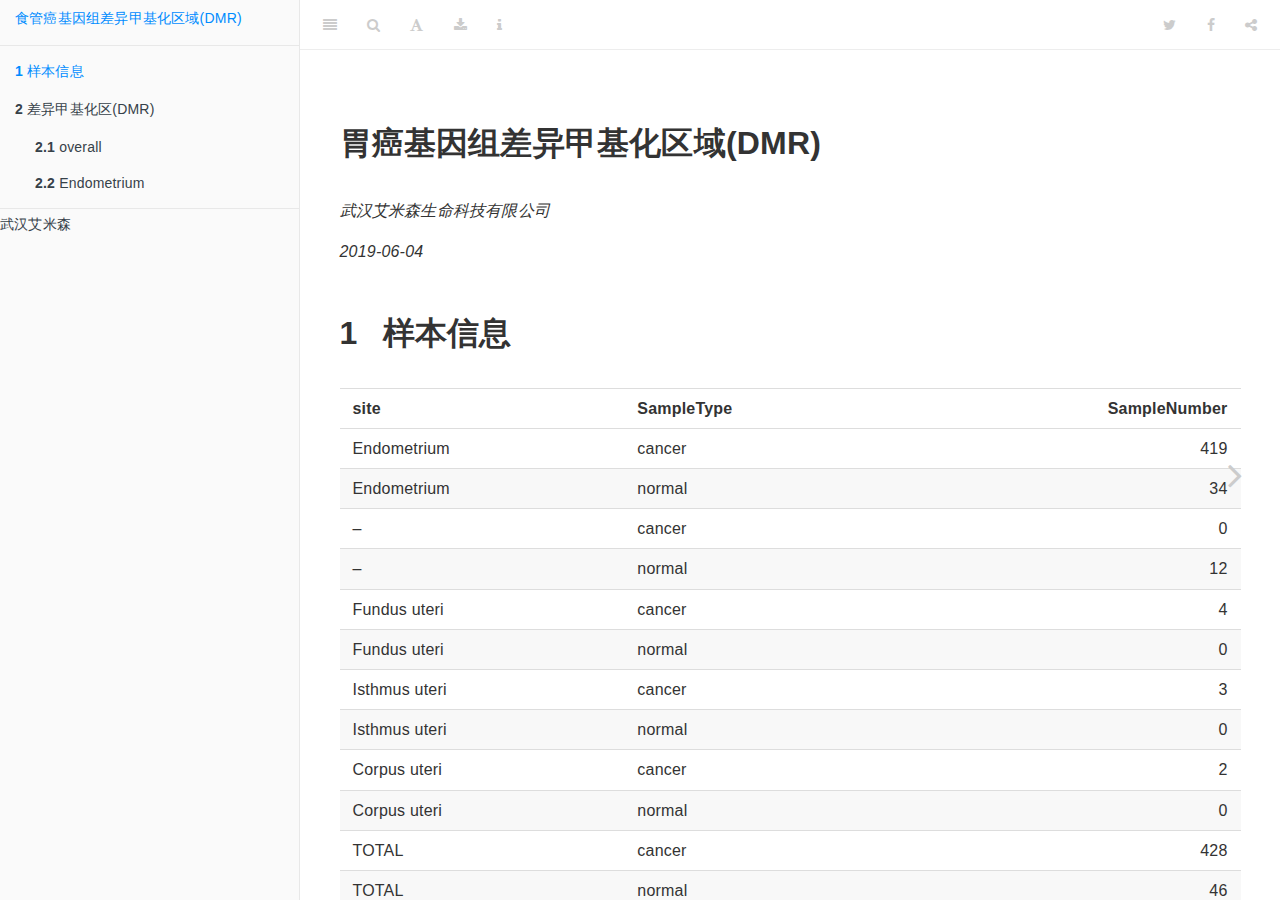
<file: DMRReport/HTMLReport/_book/index.html>
<!DOCTYPE html>
<html xmlns="http://www.w3.org/1999/xhtml" lang="" xml:lang="">
<head>

  <meta charset="utf-8" />
  <meta http-equiv="X-UA-Compatible" content="IE=edge" />
  <title>胃癌基因组差异甲基化区域(DMR)</title>
  <meta name="description" content="胃癌基因组差异甲基化区域(DMR)" />
  <meta name="generator" content="bookdown 0.10 and GitBook 2.6.7" />

  <meta property="og:title" content="胃癌基因组差异甲基化区域(DMR)" />
  <meta property="og:type" content="book" />
  
  
  
  

  <meta name="twitter:card" content="summary" />
  <meta name="twitter:title" content="胃癌基因组差异甲基化区域(DMR)" />
  
  
  

<meta name="author" content="武汉艾米森生命科技有限公司" />


<meta name="date" content="2019-06-04" />

  <meta name="viewport" content="width=device-width, initial-scale=1" />
  <meta name="apple-mobile-web-app-capable" content="yes" />
  <meta name="apple-mobile-web-app-status-bar-style" content="black" />
  
  

<link rel="next" href="dmr.html">
<script src="libs/jquery-2.2.3/jquery.min.js"></script>
<link href="libs/gitbook-2.6.7/css/style.css" rel="stylesheet" />
<link href="libs/gitbook-2.6.7/css/plugin-table.css" rel="stylesheet" />
<link href="libs/gitbook-2.6.7/css/plugin-bookdown.css" rel="stylesheet" />
<link href="libs/gitbook-2.6.7/css/plugin-highlight.css" rel="stylesheet" />
<link href="libs/gitbook-2.6.7/css/plugin-search.css" rel="stylesheet" />
<link href="libs/gitbook-2.6.7/css/plugin-fontsettings.css" rel="stylesheet" />










<link rel="stylesheet" href="style.css" type="text/css" />
</head>

<body>



  <div class="book without-animation with-summary font-size-2 font-family-1" data-basepath=".">

    <div class="book-summary">
      <nav role="navigation">

<ul class="summary">
<li><a href="./">食管癌基因组差异甲基化区域(DMR)</a></li>

<li class="divider"></li>
<li class="chapter" data-level="1" data-path="index.html"><a href="index.html"><i class="fa fa-check"></i><b>1</b> 样本信息</a></li>
<li class="chapter" data-level="2" data-path="dmr.html"><a href="dmr.html"><i class="fa fa-check"></i><b>2</b> 差异甲基化区(DMR)</a><ul>
<li class="chapter" data-level="2.1" data-path="dmr.html"><a href="dmr.html#overall"><i class="fa fa-check"></i><b>2.1</b> overall</a></li>
<li class="chapter" data-level="2.2" data-path="dmr.html"><a href="dmr.html#endometrium"><i class="fa fa-check"></i><b>2.2</b> Endometrium</a></li>
</ul></li>
<li class="divider"></li>
<li>武汉艾米森</li>

</ul>

      </nav>
    </div>

    <div class="book-body">
      <div class="body-inner">
        <div class="book-header" role="navigation">
          <h1>
            <i class="fa fa-circle-o-notch fa-spin"></i><a href="./">胃癌基因组差异甲基化区域(DMR)</a>
          </h1>
        </div>

        <div class="page-wrapper" tabindex="-1" role="main">
          <div class="page-inner">

            <section class="normal" id="section-">
<div id="header">
<h1 class="title">胃癌基因组差异甲基化区域(DMR)</h1>
<p class="author"><em>武汉艾米森生命科技有限公司</em></p>
<p class="date"><em>2019-06-04</em></p>
</div>
<div id="section-1" class="section level1">
<h1><span class="header-section-number">1</span> 样本信息</h1>
<table>
<thead>
<tr>
<th style="text-align:left;">
site
</th>
<th style="text-align:left;">
SampleType
</th>
<th style="text-align:right;">
SampleNumber
</th>
</tr>
</thead>
<tbody>
<tr>
<td style="text-align:left;">
Endometrium
</td>
<td style="text-align:left;">
cancer
</td>
<td style="text-align:right;">
419
</td>
</tr>
<tr>
<td style="text-align:left;">
Endometrium
</td>
<td style="text-align:left;">
normal
</td>
<td style="text-align:right;">
34
</td>
</tr>
<tr>
<td style="text-align:left;">
–
</td>
<td style="text-align:left;">
cancer
</td>
<td style="text-align:right;">
0
</td>
</tr>
<tr>
<td style="text-align:left;">
–
</td>
<td style="text-align:left;">
normal
</td>
<td style="text-align:right;">
12
</td>
</tr>
<tr>
<td style="text-align:left;">
Fundus uteri
</td>
<td style="text-align:left;">
cancer
</td>
<td style="text-align:right;">
4
</td>
</tr>
<tr>
<td style="text-align:left;">
Fundus uteri
</td>
<td style="text-align:left;">
normal
</td>
<td style="text-align:right;">
0
</td>
</tr>
<tr>
<td style="text-align:left;">
Isthmus uteri
</td>
<td style="text-align:left;">
cancer
</td>
<td style="text-align:right;">
3
</td>
</tr>
<tr>
<td style="text-align:left;">
Isthmus uteri
</td>
<td style="text-align:left;">
normal
</td>
<td style="text-align:right;">
0
</td>
</tr>
<tr>
<td style="text-align:left;">
Corpus uteri
</td>
<td style="text-align:left;">
cancer
</td>
<td style="text-align:right;">
2
</td>
</tr>
<tr>
<td style="text-align:left;">
Corpus uteri
</td>
<td style="text-align:left;">
normal
</td>
<td style="text-align:right;">
0
</td>
</tr>
<tr>
<td style="text-align:left;">
TOTAL
</td>
<td style="text-align:left;">
cancer
</td>
<td style="text-align:right;">
428
</td>
</tr>
<tr>
<td style="text-align:left;">
TOTAL
</td>
<td style="text-align:left;">
normal
</td>
<td style="text-align:right;">
46
</td>
</tr>
</tbody>
</table>
</div>
            </section>

          </div>
        </div>
      </div>

<a href="dmr.html" class="navigation navigation-next navigation-unique" aria-label="Next page"><i class="fa fa-angle-right"></i></a>
    </div>
  </div>
<script src="libs/gitbook-2.6.7/js/app.min.js"></script>
<script src="libs/gitbook-2.6.7/js/lunr.js"></script>
<script src="libs/gitbook-2.6.7/js/plugin-search.js"></script>
<script src="libs/gitbook-2.6.7/js/plugin-sharing.js"></script>
<script src="libs/gitbook-2.6.7/js/plugin-fontsettings.js"></script>
<script src="libs/gitbook-2.6.7/js/plugin-bookdown.js"></script>
<script src="libs/gitbook-2.6.7/js/jquery.highlight.js"></script>
<script>
gitbook.require(["gitbook"], function(gitbook) {
gitbook.start({
"sharing": {
"github": false,
"facebook": true,
"twitter": true,
"google": false,
"linkedin": false,
"weibo": false,
"instapaper": false,
"vk": false,
"all": ["facebook", "google", "twitter", "linkedin", "weibo", "instapaper"]
},
"fontsettings": {
"theme": "white",
"family": "sans",
"size": 2
},
"edit": {
"link": null,
"text": null
},
"history": {
"link": null,
"text": null
},
"download": ["HTMLReport.pdf", "HTMLReport.epub"],
"toc": {
"collapse": "subsection"
}
});
});
</script>

</body>

</html>
</file>
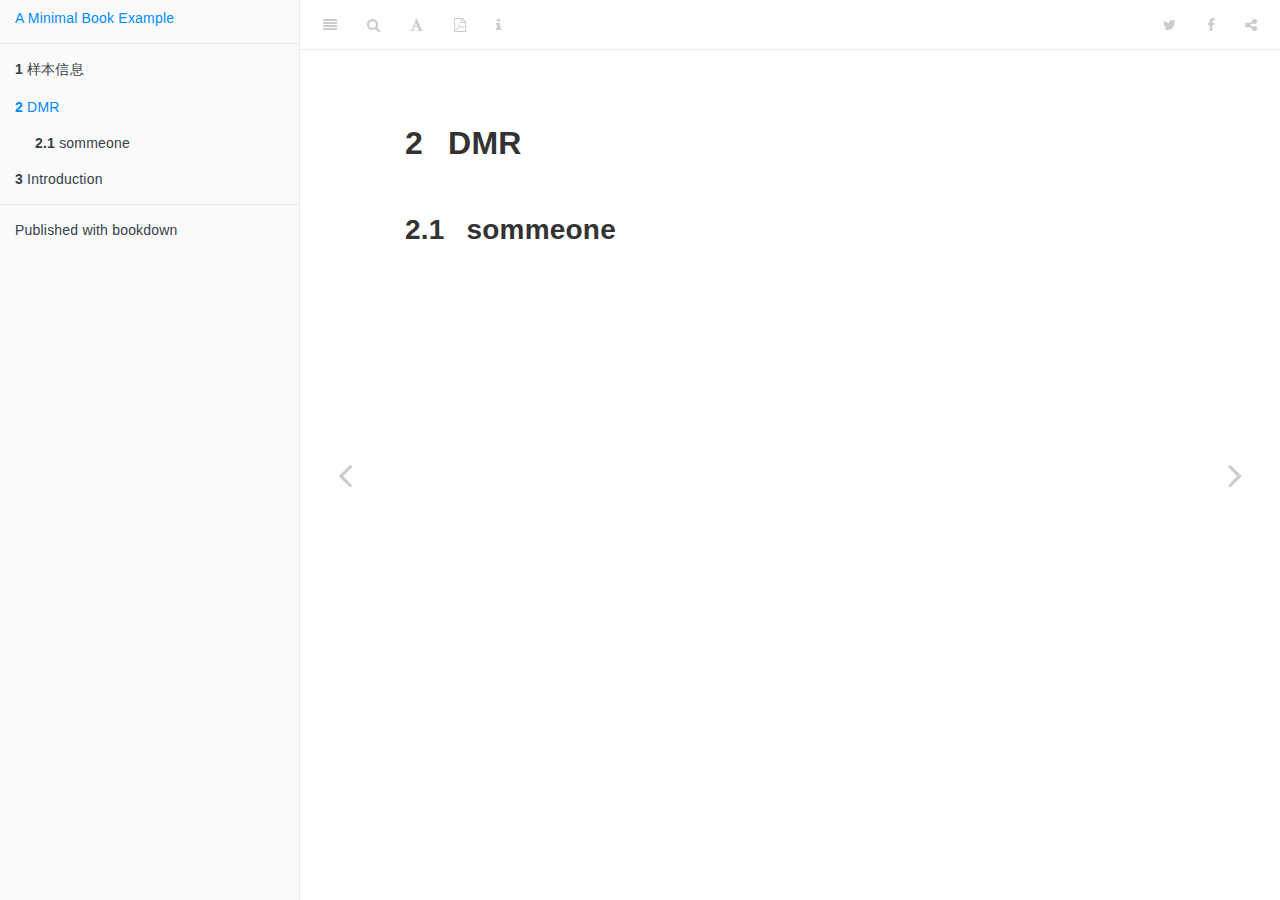
<file: DMRReport/HTMLTest/_book/dmr.html>
<!DOCTYPE html>
<html xmlns="http://www.w3.org/1999/xhtml" lang="" xml:lang="">
<head>

  <meta charset="utf-8" />
  <meta http-equiv="X-UA-Compatible" content="IE=edge" />
  <title>2 DMR | 子宫内膜癌差异甲基化区（DMR）</title>
  <meta name="description" content="2 DMR | 子宫内膜癌差异甲基化区（DMR）" />
  <meta name="generator" content="bookdown 0.11 and GitBook 2.6.7" />

  <meta property="og:title" content="2 DMR | 子宫内膜癌差异甲基化区（DMR）" />
  <meta property="og:type" content="book" />
  
  
  
  

  <meta name="twitter:card" content="summary" />
  <meta name="twitter:title" content="2 DMR | 子宫内膜癌差异甲基化区（DMR）" />
  
  
  

<meta name="author" content="武汉艾米森生命科技有限公司" />


<meta name="date" content="2019-06-03" />

  <meta name="viewport" content="width=device-width, initial-scale=1" />
  <meta name="apple-mobile-web-app-capable" content="yes" />
  <meta name="apple-mobile-web-app-status-bar-style" content="black" />
  
  
<link rel="prev" href="section-1.html">
<link rel="next" href="intro.html">
<script src="libs/jquery-2.2.3/jquery.min.js"></script>
<link href="libs/gitbook-2.6.7/css/style.css" rel="stylesheet" />
<link href="libs/gitbook-2.6.7/css/plugin-table.css" rel="stylesheet" />
<link href="libs/gitbook-2.6.7/css/plugin-bookdown.css" rel="stylesheet" />
<link href="libs/gitbook-2.6.7/css/plugin-highlight.css" rel="stylesheet" />
<link href="libs/gitbook-2.6.7/css/plugin-search.css" rel="stylesheet" />
<link href="libs/gitbook-2.6.7/css/plugin-fontsettings.css" rel="stylesheet" />









<style type="text/css">
div.sourceCode { overflow-x: auto; }
table.sourceCode, tr.sourceCode, td.lineNumbers, td.sourceCode {
  margin: 0; padding: 0; vertical-align: baseline; border: none; }
table.sourceCode { width: 100%; line-height: 100%; }
td.lineNumbers { text-align: right; padding-right: 4px; padding-left: 4px; color: #aaaaaa; border-right: 1px solid #aaaaaa; }
td.sourceCode { padding-left: 5px; }
code > span.kw { color: #007020; font-weight: bold; } /* Keyword */
code > span.dt { color: #902000; } /* DataType */
code > span.dv { color: #40a070; } /* DecVal */
code > span.bn { color: #40a070; } /* BaseN */
code > span.fl { color: #40a070; } /* Float */
code > span.ch { color: #4070a0; } /* Char */
code > span.st { color: #4070a0; } /* String */
code > span.co { color: #60a0b0; font-style: italic; } /* Comment */
code > span.ot { color: #007020; } /* Other */
code > span.al { color: #ff0000; font-weight: bold; } /* Alert */
code > span.fu { color: #06287e; } /* Function */
code > span.er { color: #ff0000; font-weight: bold; } /* Error */
code > span.wa { color: #60a0b0; font-weight: bold; font-style: italic; } /* Warning */
code > span.cn { color: #880000; } /* Constant */
code > span.sc { color: #4070a0; } /* SpecialChar */
code > span.vs { color: #4070a0; } /* VerbatimString */
code > span.ss { color: #bb6688; } /* SpecialString */
code > span.im { } /* Import */
code > span.va { color: #19177c; } /* Variable */
code > span.cf { color: #007020; font-weight: bold; } /* ControlFlow */
code > span.op { color: #666666; } /* Operator */
code > span.bu { } /* BuiltIn */
code > span.ex { } /* Extension */
code > span.pp { color: #bc7a00; } /* Preprocessor */
code > span.at { color: #7d9029; } /* Attribute */
code > span.do { color: #ba2121; font-style: italic; } /* Documentation */
code > span.an { color: #60a0b0; font-weight: bold; font-style: italic; } /* Annotation */
code > span.cv { color: #60a0b0; font-weight: bold; font-style: italic; } /* CommentVar */
code > span.in { color: #60a0b0; font-weight: bold; font-style: italic; } /* Information */
</style>

<link rel="stylesheet" href="style.css" type="text/css" />
</head>

<body>



  <div class="book without-animation with-summary font-size-2 font-family-1" data-basepath=".">

    <div class="book-summary">
      <nav role="navigation">

<ul class="summary">
<li><a href="./">A Minimal Book Example</a></li>

<li class="divider"></li>
<li class="chapter" data-level="1" data-path="section-1.html"><a href="section-1.html"><i class="fa fa-check"></i><b>1</b> 样本信息</a></li>
<li class="chapter" data-level="2" data-path="dmr.html"><a href="dmr.html"><i class="fa fa-check"></i><b>2</b> DMR</a><ul>
<li class="chapter" data-level="2.1" data-path="dmr.html"><a href="dmr.html#sommeone"><i class="fa fa-check"></i><b>2.1</b> sommeone</a></li>
</ul></li>
<li class="chapter" data-level="3" data-path="intro.html"><a href="intro.html"><i class="fa fa-check"></i><b>3</b> Introduction</a></li>
<li class="divider"></li>
<li><a href="https://github.com/rstudio/bookdown" target="blank">Published with bookdown</a></li>

</ul>

      </nav>
    </div>

    <div class="book-body">
      <div class="body-inner">
        <div class="book-header" role="navigation">
          <h1>
            <i class="fa fa-circle-o-notch fa-spin"></i><a href="./">子宫内膜癌差异甲基化区（DMR）</a>
          </h1>
        </div>

        <div class="page-wrapper" tabindex="-1" role="main">
          <div class="page-inner">

            <section class="normal" id="section-">
<div id="dmr" class="section level1">
<h1><span class="header-section-number">2</span> DMR</h1>
<div id="sommeone" class="section level2">
<h2><span class="header-section-number">2.1</span> sommeone</h2>
</div>
</div>
            </section>

          </div>
        </div>
      </div>
<a href="section-1.html" class="navigation navigation-prev " aria-label="Previous page"><i class="fa fa-angle-left"></i></a>
<a href="intro.html" class="navigation navigation-next " aria-label="Next page"><i class="fa fa-angle-right"></i></a>
    </div>
  </div>
<script src="libs/gitbook-2.6.7/js/app.min.js"></script>
<script src="libs/gitbook-2.6.7/js/lunr.js"></script>
<script src="libs/gitbook-2.6.7/js/plugin-search.js"></script>
<script src="libs/gitbook-2.6.7/js/plugin-sharing.js"></script>
<script src="libs/gitbook-2.6.7/js/plugin-fontsettings.js"></script>
<script src="libs/gitbook-2.6.7/js/plugin-bookdown.js"></script>
<script src="libs/gitbook-2.6.7/js/jquery.highlight.js"></script>
<script>
gitbook.require(["gitbook"], function(gitbook) {
gitbook.start({
"sharing": {
"github": false,
"facebook": true,
"twitter": true,
"google": false,
"linkedin": false,
"weibo": false,
"instapaper": false,
"vk": false,
"all": ["facebook", "google", "twitter", "linkedin", "weibo", "instapaper"]
},
"fontsettings": {
"theme": "white",
"family": "sans",
"size": 2
},
"edit": {
"link": null,
"text": null
},
"history": {
"link": null,
"text": null
},
"download": ["HTMLTest.pdf"],
"toc": {
"collapse": "subsection"
}
});
});
</script>

</body>

</html>
</file>
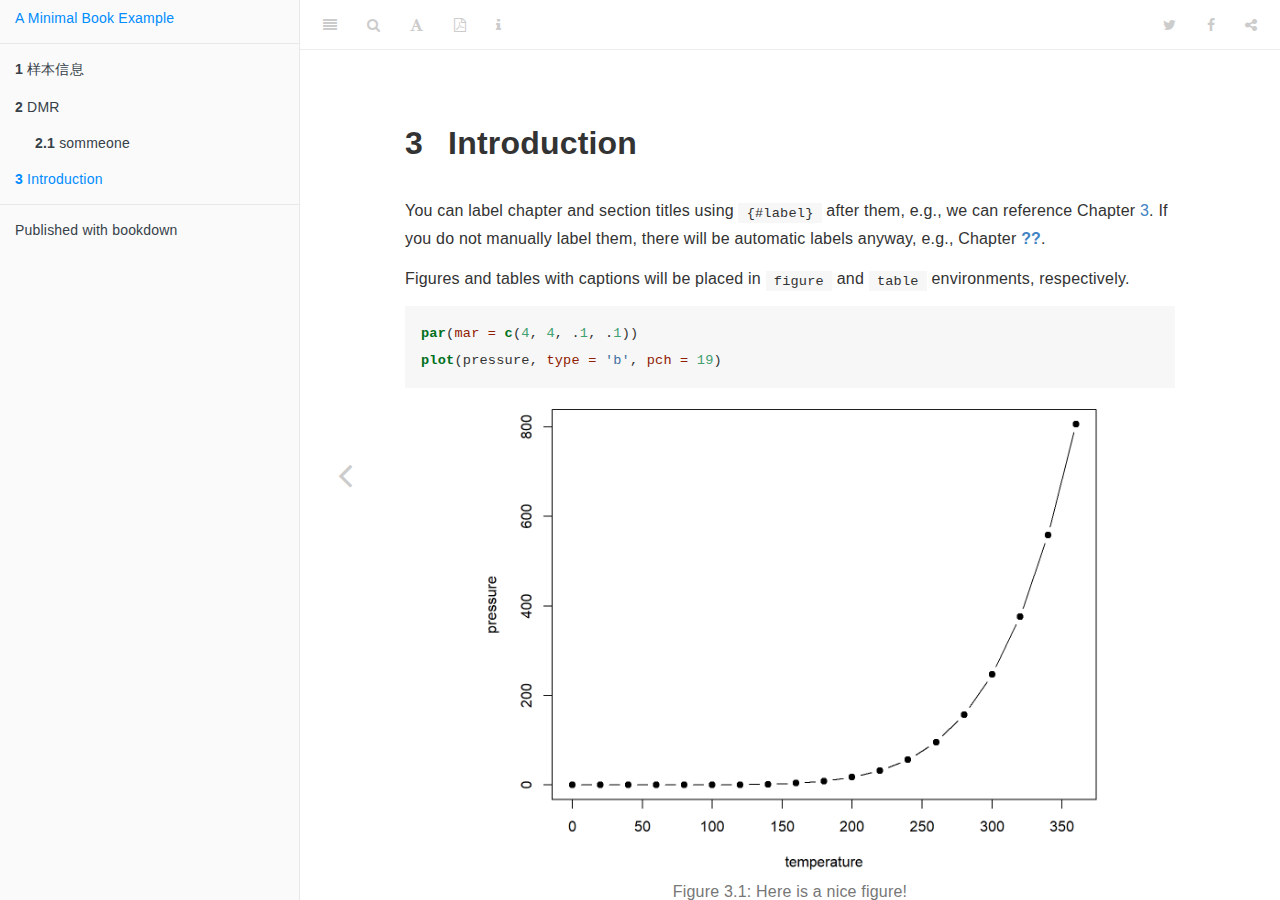
<file: DMRReport/HTMLTest/_book/intro.html>
<!DOCTYPE html>
<html xmlns="http://www.w3.org/1999/xhtml" lang="" xml:lang="">
<head>

  <meta charset="utf-8" />
  <meta http-equiv="X-UA-Compatible" content="IE=edge" />
  <title>3 Introduction | 子宫内膜癌差异甲基化区（DMR）</title>
  <meta name="description" content="3 Introduction | 子宫内膜癌差异甲基化区（DMR）" />
  <meta name="generator" content="bookdown 0.11 and GitBook 2.6.7" />

  <meta property="og:title" content="3 Introduction | 子宫内膜癌差异甲基化区（DMR）" />
  <meta property="og:type" content="book" />
  
  
  
  

  <meta name="twitter:card" content="summary" />
  <meta name="twitter:title" content="3 Introduction | 子宫内膜癌差异甲基化区（DMR）" />
  
  
  

<meta name="author" content="武汉艾米森生命科技有限公司" />


<meta name="date" content="2019-06-03" />

  <meta name="viewport" content="width=device-width, initial-scale=1" />
  <meta name="apple-mobile-web-app-capable" content="yes" />
  <meta name="apple-mobile-web-app-status-bar-style" content="black" />
  
  
<link rel="prev" href="dmr.html">

<script src="libs/jquery-2.2.3/jquery.min.js"></script>
<link href="libs/gitbook-2.6.7/css/style.css" rel="stylesheet" />
<link href="libs/gitbook-2.6.7/css/plugin-table.css" rel="stylesheet" />
<link href="libs/gitbook-2.6.7/css/plugin-bookdown.css" rel="stylesheet" />
<link href="libs/gitbook-2.6.7/css/plugin-highlight.css" rel="stylesheet" />
<link href="libs/gitbook-2.6.7/css/plugin-search.css" rel="stylesheet" />
<link href="libs/gitbook-2.6.7/css/plugin-fontsettings.css" rel="stylesheet" />









<style type="text/css">
div.sourceCode { overflow-x: auto; }
table.sourceCode, tr.sourceCode, td.lineNumbers, td.sourceCode {
  margin: 0; padding: 0; vertical-align: baseline; border: none; }
table.sourceCode { width: 100%; line-height: 100%; }
td.lineNumbers { text-align: right; padding-right: 4px; padding-left: 4px; color: #aaaaaa; border-right: 1px solid #aaaaaa; }
td.sourceCode { padding-left: 5px; }
code > span.kw { color: #007020; font-weight: bold; } /* Keyword */
code > span.dt { color: #902000; } /* DataType */
code > span.dv { color: #40a070; } /* DecVal */
code > span.bn { color: #40a070; } /* BaseN */
code > span.fl { color: #40a070; } /* Float */
code > span.ch { color: #4070a0; } /* Char */
code > span.st { color: #4070a0; } /* String */
code > span.co { color: #60a0b0; font-style: italic; } /* Comment */
code > span.ot { color: #007020; } /* Other */
code > span.al { color: #ff0000; font-weight: bold; } /* Alert */
code > span.fu { color: #06287e; } /* Function */
code > span.er { color: #ff0000; font-weight: bold; } /* Error */
code > span.wa { color: #60a0b0; font-weight: bold; font-style: italic; } /* Warning */
code > span.cn { color: #880000; } /* Constant */
code > span.sc { color: #4070a0; } /* SpecialChar */
code > span.vs { color: #4070a0; } /* VerbatimString */
code > span.ss { color: #bb6688; } /* SpecialString */
code > span.im { } /* Import */
code > span.va { color: #19177c; } /* Variable */
code > span.cf { color: #007020; font-weight: bold; } /* ControlFlow */
code > span.op { color: #666666; } /* Operator */
code > span.bu { } /* BuiltIn */
code > span.ex { } /* Extension */
code > span.pp { color: #bc7a00; } /* Preprocessor */
code > span.at { color: #7d9029; } /* Attribute */
code > span.do { color: #ba2121; font-style: italic; } /* Documentation */
code > span.an { color: #60a0b0; font-weight: bold; font-style: italic; } /* Annotation */
code > span.cv { color: #60a0b0; font-weight: bold; font-style: italic; } /* CommentVar */
code > span.in { color: #60a0b0; font-weight: bold; font-style: italic; } /* Information */
</style>

<link rel="stylesheet" href="style.css" type="text/css" />
</head>

<body>



  <div class="book without-animation with-summary font-size-2 font-family-1" data-basepath=".">

    <div class="book-summary">
      <nav role="navigation">

<ul class="summary">
<li><a href="./">A Minimal Book Example</a></li>

<li class="divider"></li>
<li class="chapter" data-level="1" data-path="section-1.html"><a href="section-1.html"><i class="fa fa-check"></i><b>1</b> 样本信息</a></li>
<li class="chapter" data-level="2" data-path="dmr.html"><a href="dmr.html"><i class="fa fa-check"></i><b>2</b> DMR</a><ul>
<li class="chapter" data-level="2.1" data-path="dmr.html"><a href="dmr.html#sommeone"><i class="fa fa-check"></i><b>2.1</b> sommeone</a></li>
</ul></li>
<li class="chapter" data-level="3" data-path="intro.html"><a href="intro.html"><i class="fa fa-check"></i><b>3</b> Introduction</a></li>
<li class="divider"></li>
<li><a href="https://github.com/rstudio/bookdown" target="blank">Published with bookdown</a></li>

</ul>

      </nav>
    </div>

    <div class="book-body">
      <div class="body-inner">
        <div class="book-header" role="navigation">
          <h1>
            <i class="fa fa-circle-o-notch fa-spin"></i><a href="./">子宫内膜癌差异甲基化区（DMR）</a>
          </h1>
        </div>

        <div class="page-wrapper" tabindex="-1" role="main">
          <div class="page-inner">

            <section class="normal" id="section-">
<div id="intro" class="section level1">
<h1><span class="header-section-number">3</span> Introduction</h1>
<p>You can label chapter and section titles using <code>{#label}</code> after them, e.g., we can reference Chapter <a href="intro.html#intro">3</a>. If you do not manually label them, there will be automatic labels anyway, e.g., Chapter <a href="#methods"><strong>??</strong></a>.</p>
<p>Figures and tables with captions will be placed in <code>figure</code> and <code>table</code> environments, respectively.</p>
<div class="sourceCode"><pre class="sourceCode r"><code class="sourceCode r"><span class="kw">par</span>(<span class="dt">mar =</span> <span class="kw">c</span>(<span class="dv">4</span>, <span class="dv">4</span>, .<span class="dv">1</span>, .<span class="dv">1</span>))
<span class="kw">plot</span>(pressure, <span class="dt">type =</span> <span class="st">&#39;b&#39;</span>, <span class="dt">pch =</span> <span class="dv">19</span>)</code></pre></div>
<div class="figure" style="text-align: center"><span id="fig:nice-fig"></span>
<img src="HTMLTest_files/figure-html/nice-fig-1.png" alt="Here is a nice figure!" width="80%" />
<p class="caption">
Figure 3.1: Here is a nice figure!
</p>
</div>
<p>Reference a figure by its code chunk label with the <code>fig:</code> prefix, e.g., see Figure <a href="intro.html#fig:nice-fig">3.1</a>. Similarly, you can reference tables generated from <code>knitr::kable()</code>, e.g., see Table <a href="intro.html#tab:nice-tab">3.1</a>.</p>
<div class="sourceCode"><pre class="sourceCode r"><code class="sourceCode r">knitr<span class="op">::</span><span class="kw">kable</span>(
  <span class="kw">head</span>(iris, <span class="dv">20</span>), <span class="dt">caption =</span> <span class="st">&#39;Here is a nice table!&#39;</span>,
  <span class="dt">booktabs =</span> <span class="ot">TRUE</span>
)</code></pre></div>
<table>
<caption><span id="tab:nice-tab">Table 3.1: </span>Here is a nice table!</caption>
<thead>
<tr class="header">
<th align="right">Sepal.Length</th>
<th align="right">Sepal.Width</th>
<th align="right">Petal.Length</th>
<th align="right">Petal.Width</th>
<th align="left">Species</th>
</tr>
</thead>
<tbody>
<tr class="odd">
<td align="right">5.1</td>
<td align="right">3.5</td>
<td align="right">1.4</td>
<td align="right">0.2</td>
<td align="left">setosa</td>
</tr>
<tr class="even">
<td align="right">4.9</td>
<td align="right">3.0</td>
<td align="right">1.4</td>
<td align="right">0.2</td>
<td align="left">setosa</td>
</tr>
<tr class="odd">
<td align="right">4.7</td>
<td align="right">3.2</td>
<td align="right">1.3</td>
<td align="right">0.2</td>
<td align="left">setosa</td>
</tr>
<tr class="even">
<td align="right">4.6</td>
<td align="right">3.1</td>
<td align="right">1.5</td>
<td align="right">0.2</td>
<td align="left">setosa</td>
</tr>
<tr class="odd">
<td align="right">5.0</td>
<td align="right">3.6</td>
<td align="right">1.4</td>
<td align="right">0.2</td>
<td align="left">setosa</td>
</tr>
<tr class="even">
<td align="right">5.4</td>
<td align="right">3.9</td>
<td align="right">1.7</td>
<td align="right">0.4</td>
<td align="left">setosa</td>
</tr>
<tr class="odd">
<td align="right">4.6</td>
<td align="right">3.4</td>
<td align="right">1.4</td>
<td align="right">0.3</td>
<td align="left">setosa</td>
</tr>
<tr class="even">
<td align="right">5.0</td>
<td align="right">3.4</td>
<td align="right">1.5</td>
<td align="right">0.2</td>
<td align="left">setosa</td>
</tr>
<tr class="odd">
<td align="right">4.4</td>
<td align="right">2.9</td>
<td align="right">1.4</td>
<td align="right">0.2</td>
<td align="left">setosa</td>
</tr>
<tr class="even">
<td align="right">4.9</td>
<td align="right">3.1</td>
<td align="right">1.5</td>
<td align="right">0.1</td>
<td align="left">setosa</td>
</tr>
<tr class="odd">
<td align="right">5.4</td>
<td align="right">3.7</td>
<td align="right">1.5</td>
<td align="right">0.2</td>
<td align="left">setosa</td>
</tr>
<tr class="even">
<td align="right">4.8</td>
<td align="right">3.4</td>
<td align="right">1.6</td>
<td align="right">0.2</td>
<td align="left">setosa</td>
</tr>
<tr class="odd">
<td align="right">4.8</td>
<td align="right">3.0</td>
<td align="right">1.4</td>
<td align="right">0.1</td>
<td align="left">setosa</td>
</tr>
<tr class="even">
<td align="right">4.3</td>
<td align="right">3.0</td>
<td align="right">1.1</td>
<td align="right">0.1</td>
<td align="left">setosa</td>
</tr>
<tr class="odd">
<td align="right">5.8</td>
<td align="right">4.0</td>
<td align="right">1.2</td>
<td align="right">0.2</td>
<td align="left">setosa</td>
</tr>
<tr class="even">
<td align="right">5.7</td>
<td align="right">4.4</td>
<td align="right">1.5</td>
<td align="right">0.4</td>
<td align="left">setosa</td>
</tr>
<tr class="odd">
<td align="right">5.4</td>
<td align="right">3.9</td>
<td align="right">1.3</td>
<td align="right">0.4</td>
<td align="left">setosa</td>
</tr>
<tr class="even">
<td align="right">5.1</td>
<td align="right">3.5</td>
<td align="right">1.4</td>
<td align="right">0.3</td>
<td align="left">setosa</td>
</tr>
<tr class="odd">
<td align="right">5.7</td>
<td align="right">3.8</td>
<td align="right">1.7</td>
<td align="right">0.3</td>
<td align="left">setosa</td>
</tr>
<tr class="even">
<td align="right">5.1</td>
<td align="right">3.8</td>
<td align="right">1.5</td>
<td align="right">0.3</td>
<td align="left">setosa</td>
</tr>
</tbody>
</table>
<p>You can write citations, too. For example, we are using the <strong>bookdown</strong> package <span class="citation">[@R-bookdown]</span> in this sample book, which was built on top of R Markdown and <strong>knitr</strong> <span class="citation">[@xie2015]</span>.</p>

</div>
            </section>

          </div>
        </div>
      </div>
<a href="dmr.html" class="navigation navigation-prev navigation-unique" aria-label="Previous page"><i class="fa fa-angle-left"></i></a>

    </div>
  </div>
<script src="libs/gitbook-2.6.7/js/app.min.js"></script>
<script src="libs/gitbook-2.6.7/js/lunr.js"></script>
<script src="libs/gitbook-2.6.7/js/plugin-search.js"></script>
<script src="libs/gitbook-2.6.7/js/plugin-sharing.js"></script>
<script src="libs/gitbook-2.6.7/js/plugin-fontsettings.js"></script>
<script src="libs/gitbook-2.6.7/js/plugin-bookdown.js"></script>
<script src="libs/gitbook-2.6.7/js/jquery.highlight.js"></script>
<script>
gitbook.require(["gitbook"], function(gitbook) {
gitbook.start({
"sharing": {
"github": false,
"facebook": true,
"twitter": true,
"google": false,
"linkedin": false,
"weibo": false,
"instapaper": false,
"vk": false,
"all": ["facebook", "google", "twitter", "linkedin", "weibo", "instapaper"]
},
"fontsettings": {
"theme": "white",
"family": "sans",
"size": 2
},
"edit": {
"link": null,
"text": null
},
"history": {
"link": null,
"text": null
},
"download": ["HTMLTest.pdf"],
"toc": {
"collapse": "subsection"
}
});
});
</script>

</body>

</html>
</file>
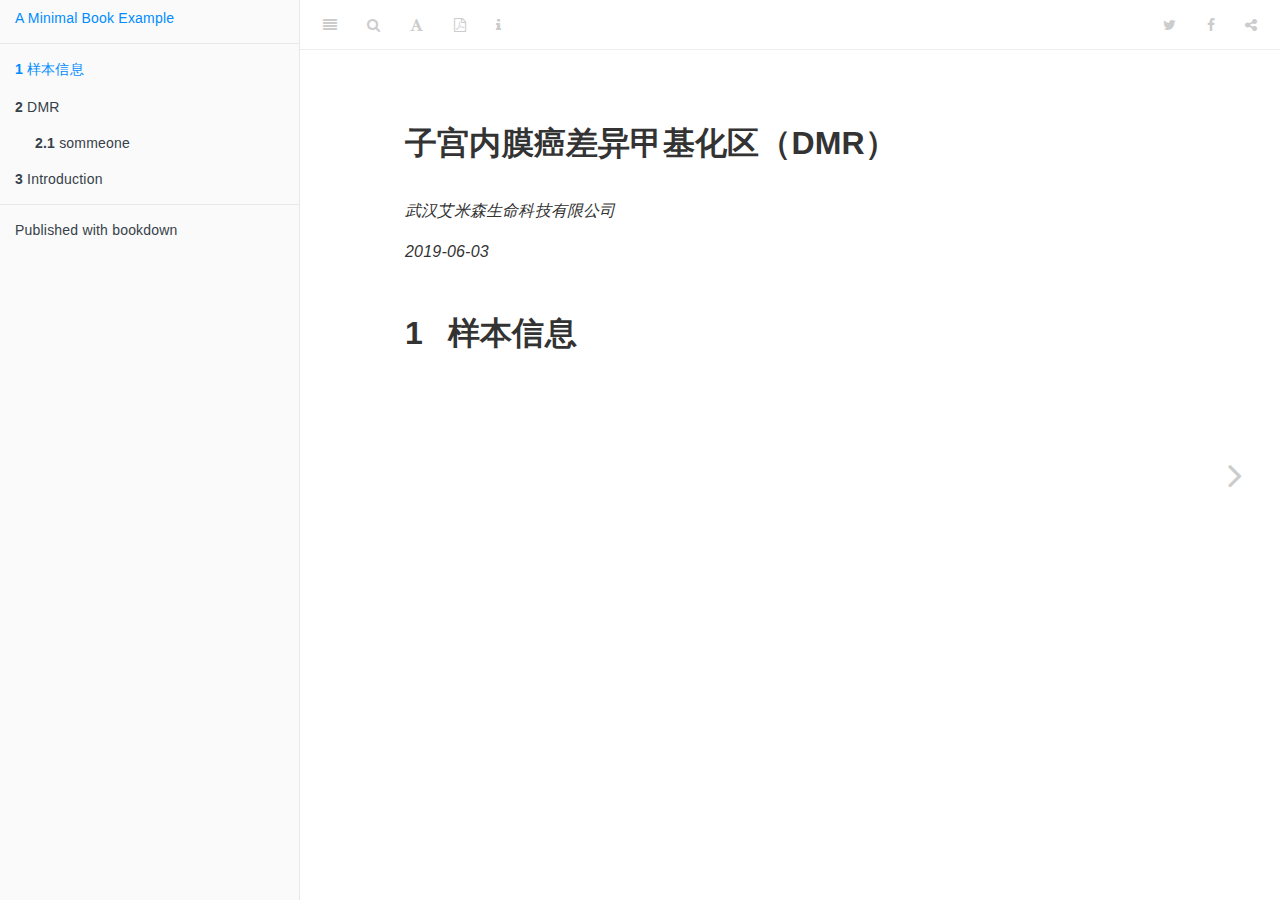
<file: DMRReport/HTMLTest/_book/section-1.html>
<!DOCTYPE html>
<html xmlns="http://www.w3.org/1999/xhtml" lang="" xml:lang="">
<head>

  <meta charset="utf-8" />
  <meta http-equiv="X-UA-Compatible" content="IE=edge" />
  <title>子宫内膜癌差异甲基化区（DMR）</title>
  <meta name="description" content="子宫内膜癌差异甲基化区（DMR）" />
  <meta name="generator" content="bookdown 0.11 and GitBook 2.6.7" />

  <meta property="og:title" content="子宫内膜癌差异甲基化区（DMR）" />
  <meta property="og:type" content="book" />
  
  
  
  

  <meta name="twitter:card" content="summary" />
  <meta name="twitter:title" content="子宫内膜癌差异甲基化区（DMR）" />
  
  
  

<meta name="author" content="武汉艾米森生命科技有限公司" />


<meta name="date" content="2019-06-03" />

  <meta name="viewport" content="width=device-width, initial-scale=1" />
  <meta name="apple-mobile-web-app-capable" content="yes" />
  <meta name="apple-mobile-web-app-status-bar-style" content="black" />
  
  

<link rel="next" href="dmr.html">
<script src="libs/jquery-2.2.3/jquery.min.js"></script>
<link href="libs/gitbook-2.6.7/css/style.css" rel="stylesheet" />
<link href="libs/gitbook-2.6.7/css/plugin-table.css" rel="stylesheet" />
<link href="libs/gitbook-2.6.7/css/plugin-bookdown.css" rel="stylesheet" />
<link href="libs/gitbook-2.6.7/css/plugin-highlight.css" rel="stylesheet" />
<link href="libs/gitbook-2.6.7/css/plugin-search.css" rel="stylesheet" />
<link href="libs/gitbook-2.6.7/css/plugin-fontsettings.css" rel="stylesheet" />









<style type="text/css">
div.sourceCode { overflow-x: auto; }
table.sourceCode, tr.sourceCode, td.lineNumbers, td.sourceCode {
  margin: 0; padding: 0; vertical-align: baseline; border: none; }
table.sourceCode { width: 100%; line-height: 100%; }
td.lineNumbers { text-align: right; padding-right: 4px; padding-left: 4px; color: #aaaaaa; border-right: 1px solid #aaaaaa; }
td.sourceCode { padding-left: 5px; }
code > span.kw { color: #007020; font-weight: bold; } /* Keyword */
code > span.dt { color: #902000; } /* DataType */
code > span.dv { color: #40a070; } /* DecVal */
code > span.bn { color: #40a070; } /* BaseN */
code > span.fl { color: #40a070; } /* Float */
code > span.ch { color: #4070a0; } /* Char */
code > span.st { color: #4070a0; } /* String */
code > span.co { color: #60a0b0; font-style: italic; } /* Comment */
code > span.ot { color: #007020; } /* Other */
code > span.al { color: #ff0000; font-weight: bold; } /* Alert */
code > span.fu { color: #06287e; } /* Function */
code > span.er { color: #ff0000; font-weight: bold; } /* Error */
code > span.wa { color: #60a0b0; font-weight: bold; font-style: italic; } /* Warning */
code > span.cn { color: #880000; } /* Constant */
code > span.sc { color: #4070a0; } /* SpecialChar */
code > span.vs { color: #4070a0; } /* VerbatimString */
code > span.ss { color: #bb6688; } /* SpecialString */
code > span.im { } /* Import */
code > span.va { color: #19177c; } /* Variable */
code > span.cf { color: #007020; font-weight: bold; } /* ControlFlow */
code > span.op { color: #666666; } /* Operator */
code > span.bu { } /* BuiltIn */
code > span.ex { } /* Extension */
code > span.pp { color: #bc7a00; } /* Preprocessor */
code > span.at { color: #7d9029; } /* Attribute */
code > span.do { color: #ba2121; font-style: italic; } /* Documentation */
code > span.an { color: #60a0b0; font-weight: bold; font-style: italic; } /* Annotation */
code > span.cv { color: #60a0b0; font-weight: bold; font-style: italic; } /* CommentVar */
code > span.in { color: #60a0b0; font-weight: bold; font-style: italic; } /* Information */
</style>

<link rel="stylesheet" href="style.css" type="text/css" />
</head>

<body>



  <div class="book without-animation with-summary font-size-2 font-family-1" data-basepath=".">

    <div class="book-summary">
      <nav role="navigation">

<ul class="summary">
<li><a href="./">A Minimal Book Example</a></li>

<li class="divider"></li>
<li class="chapter" data-level="1" data-path="section-1.html"><a href="section-1.html"><i class="fa fa-check"></i><b>1</b> 样本信息</a></li>
<li class="chapter" data-level="2" data-path="dmr.html"><a href="dmr.html"><i class="fa fa-check"></i><b>2</b> DMR</a><ul>
<li class="chapter" data-level="2.1" data-path="dmr.html"><a href="dmr.html#sommeone"><i class="fa fa-check"></i><b>2.1</b> sommeone</a></li>
</ul></li>
<li class="chapter" data-level="3" data-path="intro.html"><a href="intro.html"><i class="fa fa-check"></i><b>3</b> Introduction</a></li>
<li class="divider"></li>
<li><a href="https://github.com/rstudio/bookdown" target="blank">Published with bookdown</a></li>

</ul>

      </nav>
    </div>

    <div class="book-body">
      <div class="body-inner">
        <div class="book-header" role="navigation">
          <h1>
            <i class="fa fa-circle-o-notch fa-spin"></i><a href="./">子宫内膜癌差异甲基化区（DMR）</a>
          </h1>
        </div>

        <div class="page-wrapper" tabindex="-1" role="main">
          <div class="page-inner">

            <section class="normal" id="section-">
<div id="header">
<h1 class="title">子宫内膜癌差异甲基化区（DMR）</h1>
<p class="author"><em>武汉艾米森生命科技有限公司</em></p>
<p class="date"><em>2019-06-03</em></p>
</div>
<div id="section-1" class="section level1">
<h1><span class="header-section-number">1</span> 样本信息</h1>
</div>
            </section>

          </div>
        </div>
      </div>

<a href="dmr.html" class="navigation navigation-next navigation-unique" aria-label="Next page"><i class="fa fa-angle-right"></i></a>
    </div>
  </div>
<script src="libs/gitbook-2.6.7/js/app.min.js"></script>
<script src="libs/gitbook-2.6.7/js/lunr.js"></script>
<script src="libs/gitbook-2.6.7/js/plugin-search.js"></script>
<script src="libs/gitbook-2.6.7/js/plugin-sharing.js"></script>
<script src="libs/gitbook-2.6.7/js/plugin-fontsettings.js"></script>
<script src="libs/gitbook-2.6.7/js/plugin-bookdown.js"></script>
<script src="libs/gitbook-2.6.7/js/jquery.highlight.js"></script>
<script>
gitbook.require(["gitbook"], function(gitbook) {
gitbook.start({
"sharing": {
"github": false,
"facebook": true,
"twitter": true,
"google": false,
"linkedin": false,
"weibo": false,
"instapaper": false,
"vk": false,
"all": ["facebook", "google", "twitter", "linkedin", "weibo", "instapaper"]
},
"fontsettings": {
"theme": "white",
"family": "sans",
"size": 2
},
"edit": {
"link": null,
"text": null
},
"history": {
"link": null,
"text": null
},
"download": ["HTMLTest.pdf"],
"toc": {
"collapse": "subsection"
}
});
});
</script>

</body>

</html>
</file>
<file: DMRReport/HTMLReport/_book/libs/gitbook-2.6.7/css/plugin-table.css>
.book .book-body .page-wrapper .page-inner section.normal table{display:table;width:100%;border-collapse:collapse;border-spacing:0;overflow:auto}.book .book-body .page-wrapper .page-inner section.normal table td,.book .book-body .page-wrapper .page-inner section.normal table th{padding:6px 13px;border:1px solid #ddd}.book .book-body .page-wrapper .page-inner section.normal table tr{background-color:#fff;border-top:1px solid #ccc}.book .book-body .page-wrapper .page-inner section.normal table tr:nth-child(2n){background-color:#f8f8f8}.book .book-body .page-wrapper .page-inner section.normal table th{font-weight:700}
</file>
<file: DMRReport/HTMLReport/_book/libs/gitbook-2.6.7/css/plugin-bookdown.css>
.book .book-header h1 {
  padding-left: 20px;
  padding-right: 20px;
}
.book .book-header.fixed {
  position: fixed;
  right: 0;
  top: 0;
  left: 0;
  border-bottom: 1px solid rgba(0,0,0,.07);
}
span.search-highlight {
  background-color: #ffff88;
}
@media (min-width: 600px) {
  .book.with-summary .book-header.fixed {
    left: 300px;
  }
}
@media (max-width: 1240px) {
  .book .book-body.fixed {
    top: 50px;
  }
  .book .book-body.fixed .body-inner {
    top: auto;
  }
}
@media (max-width: 600px) {
  .book.with-summary .book-header.fixed {
    left: calc(100% - 60px);
    min-width: 300px;
  }
  .book.with-summary .book-body {
    transform: none;
    left: calc(100% - 60px);
    min-width: 300px;
  }
  .book .book-body.fixed {
    top: 0;
  }
}

.book .book-body.fixed .body-inner {
  top: 50px;
}
.book .book-body .page-wrapper .page-inner section.normal sub, .book .book-body .page-wrapper .page-inner section.normal sup {
  font-size: 85%;
}

@media print {
  .book .book-summary, .book .book-body .book-header, .fa {
    display: none !important;
  }
  .book .book-body.fixed {
    left: 0px;
  }
  .book .book-body,.book .book-body .body-inner, .book.with-summary {
    overflow: visible !important;
  }
}
.kable_wrapper {
  border-spacing: 20px 0;
  border-collapse: separate;
  border: none;
  margin: auto;
}
.kable_wrapper > tbody > tr > td {
  vertical-align: top;
}
.book .book-body .page-wrapper .page-inner section.normal table tr.header {
  border-top-width: 2px;
}
.book .book-body .page-wrapper .page-inner section.normal table tr:last-child td {
  border-bottom-width: 2px;
}
.book .book-body .page-wrapper .page-inner section.normal table td, .book .book-body .page-wrapper .page-inner section.normal table th {
  border-left: none;
  border-right: none;
}
.book .book-body .page-wrapper .page-inner section.normal table.kable_wrapper > tbody > tr, .book .book-body .page-wrapper .page-inner section.normal table.kable_wrapper > tbody > tr > td {
  border-top: none;
}
.book .book-body .page-wrapper .page-inner section.normal table.kable_wrapper > tbody > tr:last-child > td {
    border-bottom: none;
}

div.theorem, div.lemma, div.corollary, div.proposition, div.conjecture {
  font-style: italic;
}
span.theorem, span.lemma, span.corollary, span.proposition, span.conjecture {
  font-style: normal;
}
div.proof:after {
  content: "\25a2";
  float: right;
}
.header-section-number {
  padding-right: .5em;
}
</file>
<file: DMRReport/HTMLReport/_book/libs/gitbook-2.6.7/css/plugin-highlight.css>
.book .book-body .page-wrapper .page-inner section.normal pre,
.book .book-body .page-wrapper .page-inner section.normal code {
  /* http://jmblog.github.com/color-themes-for-google-code-highlightjs */
  /* Tomorrow Comment */
  /* Tomorrow Red */
  /* Tomorrow Orange */
  /* Tomorrow Yellow */
  /* Tomorrow Green */
  /* Tomorrow Aqua */
  /* Tomorrow Blue */
  /* Tomorrow Purple */
}
.book .book-body .page-wrapper .page-inner section.normal pre .hljs-comment,
.book .book-body .page-wrapper .page-inner section.normal code .hljs-comment,
.book .book-body .page-wrapper .page-inner section.normal pre .hljs-title,
.book .book-body .page-wrapper .page-inner section.normal code .hljs-title {
  color: #8e908c;
}
.book .book-body .page-wrapper .page-inner section.normal pre .hljs-variable,
.book .book-body .page-wrapper .page-inner section.normal code .hljs-variable,
.book .book-body .page-wrapper .page-inner section.normal pre .hljs-attribute,
.book .book-body .page-wrapper .page-inner section.normal code .hljs-attribute,
.book .book-body .page-wrapper .page-inner section.normal pre .hljs-tag,
.book .book-body .page-wrapper .page-inner section.normal code .hljs-tag,
.book .book-body .page-wrapper .page-inner section.normal pre .hljs-regexp,
.book .book-body .page-wrapper .page-inner section.normal code .hljs-regexp,
.book .book-body .page-wrapper .page-inner section.normal pre .ruby .hljs-constant,
.book .book-body .page-wrapper .page-inner section.normal code .ruby .hljs-constant,
.book .book-body .page-wrapper .page-inner section.normal pre .xml .hljs-tag .hljs-title,
.book .book-body .page-wrapper .page-inner section.normal code .xml .hljs-tag .hljs-title,
.book .book-body .page-wrapper .page-inner section.normal pre .xml .hljs-pi,
.book .book-body .page-wrapper .page-inner section.normal code .xml .hljs-pi,
.book .book-body .page-wrapper .page-inner section.normal pre .xml .hljs-doctype,
.book .book-body .page-wrapper .page-inner section.normal code .xml .hljs-doctype,
.book .book-body .page-wrapper .page-inner section.normal pre .html .hljs-doctype,
.book .book-body .page-wrapper .page-inner section.normal code .html .hljs-doctype,
.book .book-body .page-wrapper .page-inner section.normal pre .css .hljs-id,
.book .book-body .page-wrapper .page-inner section.normal code .css .hljs-id,
.book .book-body .page-wrapper .page-inner section.normal pre .css .hljs-class,
.book .book-body .page-wrapper .page-inner section.normal code .css .hljs-class,
.book .book-body .page-wrapper .page-inner section.normal pre .css .hljs-pseudo,
.book .book-body .page-wrapper .page-inner section.normal code .css .hljs-pseudo {
  color: #c82829;
}
.book .book-body .page-wrapper .page-inner section.normal pre .hljs-number,
.book .book-body .page-wrapper .page-inner section.normal code .hljs-number,
.book .book-body .page-wrapper .page-inner section.normal pre .hljs-preprocessor,
.book .book-body .page-wrapper .page-inner section.normal code .hljs-preprocessor,
.book .book-body .page-wrapper .page-inner section.normal pre .hljs-pragma,
.book .book-body .page-wrapper .page-inner section.normal code .hljs-pragma,
.book .book-body .page-wrapper .page-inner section.normal pre .hljs-built_in,
.book .book-body .page-wrapper .page-inner section.normal code .hljs-built_in,
.book .book-body .page-wrapper .page-inner section.normal pre .hljs-literal,
.book .book-body .page-wrapper .page-inner section.normal code .hljs-literal,
.book .book-body .page-wrapper .page-inner section.normal pre .hljs-params,
.book .book-body .page-wrapper .page-inner section.normal code .hljs-params,
.book .book-body .page-wrapper .page-inner section.normal pre .hljs-constant,
.book .book-body .page-wrapper .page-inner section.normal code .hljs-constant {
  color: #f5871f;
}
.book .book-body .page-wrapper .page-inner section.normal pre .ruby .hljs-class .hljs-title,
.book .book-body .page-wrapper .page-inner section.normal code .ruby .hljs-class .hljs-title,
.book .book-body .page-wrapper .page-inner section.normal pre .css .hljs-rules .hljs-attribute,
.book .book-body .page-wrapper .page-inner section.normal code .css .hljs-rules .hljs-attribute {
  color: #eab700;
}
.book .book-body .page-wrapper .page-inner section.normal pre .hljs-string,
.book .book-body .page-wrapper .page-inner section.normal code .hljs-string,
.book .book-body .page-wrapper .page-inner section.normal pre .hljs-value,
.book .book-body .page-wrapper .page-inner section.normal code .hljs-value,
.book .book-body .page-wrapper .page-inner section.normal pre .hljs-inheritance,
.book .book-body .page-wrapper .page-inner section.normal code .hljs-inheritance,
.book .book-body .page-wrapper .page-inner section.normal pre .hljs-header,
.book .book-body .page-wrapper .page-inner section.normal code .hljs-header,
.book .book-body .page-wrapper .page-inner section.normal pre .ruby .hljs-symbol,
.book .book-body .page-wrapper .page-inner section.normal code .ruby .hljs-symbol,
.book .book-body .page-wrapper .page-inner section.normal pre .xml .hljs-cdata,
.book .book-body .page-wrapper .page-inner section.normal code .xml .hljs-cdata {
  color: #718c00;
}
.book .book-body .page-wrapper .page-inner section.normal pre .css .hljs-hexcolor,
.book .book-body .page-wrapper .page-inner section.normal code .css .hljs-hexcolor {
  color: #3e999f;
}
.book .book-body .page-wrapper .page-inner section.normal pre .hljs-function,
.book .book-body .page-wrapper .page-inner section.normal code .hljs-function,
.book .book-body .page-wrapper .page-inner section.normal pre .python .hljs-decorator,
.book .book-body .page-wrapper .page-inner section.normal code .python .hljs-decorator,
.book .book-body .page-wrapper .page-inner section.normal pre .python .hljs-title,
.book .book-body .page-wrapper .page-inner section.normal code .python .hljs-title,
.book .book-body .page-wrapper .page-inner section.normal pre .ruby .hljs-function .hljs-title,
.book .book-body .page-wrapper .page-inner section.normal code .ruby .hljs-function .hljs-title,
.book .book-body .page-wrapper .page-inner section.normal pre .ruby .hljs-title .hljs-keyword,
.book .book-body .page-wrapper .page-inner section.normal code .ruby .hljs-title .hljs-keyword,
.book .book-body .page-wrapper .page-inner section.normal pre .perl .hljs-sub,
.book .book-body .page-wrapper .page-inner section.normal code .perl .hljs-sub,
.book .book-body .page-wrapper .page-inner section.normal pre .javascript .hljs-title,
.book .book-body .page-wrapper .page-inner section.normal code .javascript .hljs-title,
.book .book-body .page-wrapper .page-inner section.normal pre .coffeescript .hljs-title,
.book .book-body .page-wrapper .page-inner section.normal code .coffeescript .hljs-title {
  color: #4271ae;
}
.book .book-body .page-wrapper .page-inner section.normal pre .hljs-keyword,
.book .book-body .page-wrapper .page-inner section.normal code .hljs-keyword,
.book .book-body .page-wrapper .page-inner section.normal pre .javascript .hljs-function,
.book .book-body .page-wrapper .page-inner section.normal code .javascript .hljs-function {
  color: #8959a8;
}
.book .book-body .page-wrapper .page-inner section.normal pre .hljs,
.book .book-body .page-wrapper .page-inner section.normal code .hljs {
  display: block;
  background: white;
  color: #4d4d4c;
  padding: 0.5em;
}
.book .book-body .page-wrapper .page-inner section.normal pre .coffeescript .javascript,
.book .book-body .page-wrapper .page-inner section.normal code .coffeescript .javascript,
.book .book-body .page-wrapper .page-inner section.normal pre .javascript .xml,
.book .book-body .page-wrapper .page-inner section.normal code .javascript .xml,
.book .book-body .page-wrapper .page-inner section.normal pre .tex .hljs-formula,
.book .book-body .page-wrapper .page-inner section.normal code .tex .hljs-formula,
.book .book-body .page-wrapper .page-inner section.normal pre .xml .javascript,
.book .book-body .page-wrapper .page-inner section.normal code .xml .javascript,
.book .book-body .page-wrapper .page-inner section.normal pre .xml .vbscript,
.book .book-body .page-wrapper .page-inner section.normal code .xml .vbscript,
.book .book-body .page-wrapper .page-inner section.normal pre .xml .css,
.book .book-body .page-wrapper .page-inner section.normal code .xml .css,
.book .book-body .page-wrapper .page-inner section.normal pre .xml .hljs-cdata,
.book .book-body .page-wrapper .page-inner section.normal code .xml .hljs-cdata {
  opacity: 0.5;
}
.book.color-theme-1 .book-body .page-wrapper .page-inner section.normal pre,
.book.color-theme-1 .book-body .page-wrapper .page-inner section.normal code {
  /*

Orginal Style from ethanschoonover.com/solarized (c) Jeremy Hull <sourdrums@gmail.com>

*/
  /* Solarized Green */
  /* Solarized Cyan */
  /* Solarized Blue */
  /* Solarized Yellow */
  /* Solarized Orange */
  /* Solarized Red */
  /* Solarized Violet */
}
.book.color-theme-1 .book-body .page-wrapper .page-inner section.normal pre .hljs,
.book.color-theme-1 .book-body .page-wrapper .page-inner section.normal code .hljs {
  display: block;
  padding: 0.5em;
  background: #fdf6e3;
  color: #657b83;
}
.book.color-theme-1 .book-body .page-wrapper .page-inner section.normal pre .hljs-comment,
.book.color-theme-1 .book-body .page-wrapper .page-inner section.normal code .hljs-comment,
.book.color-theme-1 .book-body .page-wrapper .page-inner section.normal pre .hljs-template_comment,
.book.color-theme-1 .book-body .page-wrapper .page-inner section.normal code .hljs-template_comment,
.book.color-theme-1 .book-body .page-wrapper .page-inner section.normal pre .diff .hljs-header,
.book.color-theme-1 .book-body .page-wrapper .page-inner section.normal code .diff .hljs-header,
.book.color-theme-1 .book-body .page-wrapper .page-inner section.normal pre .hljs-doctype,
.book.color-theme-1 .book-body .page-wrapper .page-inner section.normal code .hljs-doctype,
.book.color-theme-1 .book-body .page-wrapper .page-inner section.normal pre .hljs-pi,
.book.color-theme-1 .book-body .page-wrapper .page-inner section.normal code .hljs-pi,
.book.color-theme-1 .book-body .page-wrapper .page-inner section.normal pre .lisp .hljs-string,
.book.color-theme-1 .book-body .page-wrapper .page-inner section.normal code .lisp .hljs-string,
.book.color-theme-1 .book-body .page-wrapper .page-inner section.normal pre .hljs-javadoc,
.book.color-theme-1 .book-body .page-wrapper .page-inner section.normal code .hljs-javadoc {
  color: #93a1a1;
}
.book.color-theme-1 .book-body .page-wrapper .page-inner section.normal pre .hljs-keyword,
.book.color-theme-1 .book-body .page-wrapper .page-inner section.normal code .hljs-keyword,
.book.color-theme-1 .book-body .page-wrapper .page-inner section.normal pre .hljs-winutils,
.book.color-theme-1 .book-body .page-wrapper .page-inner section.normal code .hljs-winutils,
.book.color-theme-1 .book-body .page-wrapper .page-inner section.normal pre .method,
.book.color-theme-1 .book-body .page-wrapper .page-inner section.normal code .method,
.book.color-theme-1 .book-body .page-wrapper .page-inner section.normal pre .hljs-addition,
.book.color-theme-1 .book-body .page-wrapper .page-inner section.normal code .hljs-addition,
.book.color-theme-1 .book-body .page-wrapper .page-inner section.normal pre .css .hljs-tag,
.book.color-theme-1 .book-body .page-wrapper .page-inner section.normal code .css .hljs-tag,
.book.color-theme-1 .book-body .page-wrapper .page-inner section.normal pre .hljs-request,
.book.color-theme-1 .book-body .page-wrapper .page-inner section.normal code .hljs-request,
.book.color-theme-1 .book-body .page-wrapper .page-inner section.normal pre .hljs-status,
.book.color-theme-1 .book-body .page-wrapper .page-inner section.normal code .hljs-status,
.book.color-theme-1 .book-body .page-wrapper .page-inner section.normal pre .nginx .hljs-title,
.book.color-theme-1 .book-body .page-wrapper .page-inner section.normal code .nginx .hljs-title {
  color: #859900;
}
.book.color-theme-1 .book-body .page-wrapper .page-inner section.normal pre .hljs-number,
.book.color-theme-1 .book-body .page-wrapper .page-inner section.normal code .hljs-number,
.book.color-theme-1 .book-body .page-wrapper .page-inner section.normal pre .hljs-command,
.book.color-theme-1 .book-body .page-wrapper .page-inner section.normal code .hljs-command,
.book.color-theme-1 .book-body .page-wrapper .page-inner section.normal pre .hljs-string,
.book.color-theme-1 .book-body .page-wrapper .page-inner section.normal code .hljs-string,
.book.color-theme-1 .book-body .page-wrapper .page-inner section.normal pre .hljs-tag .hljs-value,
.book.color-theme-1 .book-body .page-wrapper .page-inner section.normal code .hljs-tag .hljs-value,
.book.color-theme-1 .book-body .page-wrapper .page-inner section.normal pre .hljs-rules .hljs-value,
.book.color-theme-1 .book-body .page-wrapper .page-inner section.normal code .hljs-rules .hljs-value,
.book.color-theme-1 .book-body .page-wrapper .page-inner section.normal pre .hljs-phpdoc,
.book.color-theme-1 .book-body .page-wrapper .page-inner section.normal code .hljs-phpdoc,
.book.color-theme-1 .book-body .page-wrapper .page-inner section.normal pre .tex .hljs-formula,
.book.color-theme-1 .book-body .page-wrapper .page-inner section.normal code .tex .hljs-formula,
.book.color-theme-1 .book-body .page-wrapper .page-inner section.normal pre .hljs-regexp,
.book.color-theme-1 .book-body .page-wrapper .page-inner section.normal code .hljs-regexp,
.book.color-theme-1 .book-body .page-wrapper .page-inner section.normal pre .hljs-hexcolor,
.book.color-theme-1 .book-body .page-wrapper .page-inner section.normal code .hljs-hexcolor,
.book.color-theme-1 .book-body .page-wrapper .page-inner section.normal pre .hljs-link_url,
.book.color-theme-1 .book-body .page-wrapper .page-inner section.normal code .hljs-link_url {
  color: #2aa198;
}
.book.color-theme-1 .book-body .page-wrapper .page-inner section.normal pre .hljs-title,
.book.color-theme-1 .book-body .page-wrapper .page-inner section.normal code .hljs-title,
.book.color-theme-1 .book-body .page-wrapper .page-inner section.normal pre .hljs-localvars,
.book.color-theme-1 .book-body .page-wrapper .page-inner section.normal code .hljs-localvars,
.book.color-theme-1 .book-body .page-wrapper .page-inner section.normal pre .hljs-chunk,
.book.color-theme-1 .book-body .page-wrapper .page-inner section.normal code .hljs-chunk,
.book.color-theme-1 .book-body .page-wrapper .page-inner section.normal pre .hljs-decorator,
.book.color-theme-1 .book-body .page-wrapper .page-inner section.normal code .hljs-decorator,
.book.color-theme-1 .book-body .page-wrapper .page-inner section.normal pre .hljs-built_in,
.book.color-theme-1 .book-body .page-wrapper .page-inner section.normal code .hljs-built_in,
.book.color-theme-1 .book-body .page-wrapper .page-inner section.normal pre .hljs-identifier,
.book.color-theme-1 .book-body .page-wrapper .page-inner section.normal code .hljs-identifier,
.book.color-theme-1 .book-body .page-wrapper .page-inner section.normal pre .vhdl .hljs-literal,
.book.color-theme-1 .book-body .page-wrapper .page-inner section.normal code .vhdl .hljs-literal,
.book.color-theme-1 .book-body .page-wrapper .page-inner section.normal pre .hljs-id,
.book.color-theme-1 .book-body .page-wrapper .page-inner section.normal code .hljs-id,
.book.color-theme-1 .book-body .page-wrapper .page-inner section.normal pre .css .hljs-function,
.book.color-theme-1 .book-body .page-wrapper .page-inner section.normal code .css .hljs-function {
  color: #268bd2;
}
.book.color-theme-1 .book-body .page-wrapper .page-inner section.normal pre .hljs-attribute,
.book.color-theme-1 .book-body .page-wrapper .page-inner section.normal code .hljs-attribute,
.book.color-theme-1 .book-body .page-wrapper .page-inner section.normal pre .hljs-variable,
.book.color-theme-1 .book-body .page-wrapper .page-inner section.normal code .hljs-variable,
.book.color-theme-1 .book-body .page-wrapper .page-inner section.normal pre .lisp .hljs-body,
.book.color-theme-1 .book-body .page-wrapper .page-inner section.normal code .lisp .hljs-body,
.book.color-theme-1 .book-body .page-wrapper .page-inner section.normal pre .smalltalk .hljs-number,
.book.color-theme-1 .book-body .page-wrapper .page-inner section.normal code .smalltalk .hljs-number,
.book.color-theme-1 .book-body .page-wrapper .page-inner section.normal pre .hljs-constant,
.book.color-theme-1 .book-body .page-wrapper .page-inner section.normal code .hljs-constant,
.book.color-theme-1 .book-body .page-wrapper .page-inner section.normal pre .hljs-class .hljs-title,
.book.color-theme-1 .book-body .page-wrapper .page-inner section.normal code .hljs-class .hljs-title,
.book.color-theme-1 .book-body .page-wrapper .page-inner section.normal pre .hljs-parent,
.book.color-theme-1 .book-body .page-wrapper .page-inner section.normal code .hljs-parent,
.book.color-theme-1 .book-body .page-wrapper .page-inner section.normal pre .haskell .hljs-type,
.book.color-theme-1 .book-body .page-wrapper .page-inner section.normal code .haskell .hljs-type,
.book.color-theme-1 .book-body .page-wrapper .page-inner section.normal pre .hljs-link_reference,
.book.color-theme-1 .book-body .page-wrapper .page-inner section.normal code .hljs-link_reference {
  color: #b58900;
}
.book.color-theme-1 .book-body .page-wrapper .page-inner section.normal pre .hljs-preprocessor,
.book.color-theme-1 .book-body .page-wrapper .page-inner section.normal code .hljs-preprocessor,
.book.color-theme-1 .book-body .page-wrapper .page-inner section.normal pre .hljs-preprocessor .hljs-keyword,
.book.color-theme-1 .book-body .page-wrapper .page-inner section.normal code .hljs-preprocessor .hljs-keyword,
.book.color-theme-1 .book-body .page-wrapper .page-inner section.normal pre .hljs-pragma,
.book.color-theme-1 .book-body .page-wrapper .page-inner section.normal code .hljs-pragma,
.book.color-theme-1 .book-body .page-wrapper .page-inner section.normal pre .hljs-shebang,
.book.color-theme-1 .book-body .page-wrapper .page-inner section.normal code .hljs-shebang,
.book.color-theme-1 .book-body .page-wrapper .page-inner section.normal pre .hljs-symbol,
.book.color-theme-1 .book-body .page-wrapper .page-inner section.normal code .hljs-symbol,
.book.color-theme-1 .book-body .page-wrapper .page-inner section.normal pre .hljs-symbol .hljs-string,
.book.color-theme-1 .book-body .page-wrapper .page-inner section.normal code .hljs-symbol .hljs-string,
.book.color-theme-1 .book-body .page-wrapper .page-inner section.normal pre .diff .hljs-change,
.book.color-theme-1 .book-body .page-wrapper .page-inner section.normal code .diff .hljs-change,
.book.color-theme-1 .book-body .page-wrapper .page-inner section.normal pre .hljs-special,
.book.color-theme-1 .book-body .page-wrapper .page-inner section.normal code .hljs-special,
.book.color-theme-1 .book-body .page-wrapper .page-inner section.normal pre .hljs-attr_selector,
.book.color-theme-1 .book-body .page-wrapper .page-inner section.normal code .hljs-attr_selector,
.book.color-theme-1 .book-body .page-wrapper .page-inner section.normal pre .hljs-subst,
.book.color-theme-1 .book-body .page-wrapper .page-inner section.normal code .hljs-subst,
.book.color-theme-1 .book-body .page-wrapper .page-inner section.normal pre .hljs-cdata,
.book.color-theme-1 .book-body .page-wrapper .page-inner section.normal code .hljs-cdata,
.book.color-theme-1 .book-body .page-wrapper .page-inner section.normal pre .clojure .hljs-title,
.book.color-theme-1 .book-body .page-wrapper .page-inner section.normal code .clojure .hljs-title,
.book.color-theme-1 .book-body .page-wrapper .page-inner section.normal pre .css .hljs-pseudo,
.book.color-theme-1 .book-body .page-wrapper .page-inner section.normal code .css .hljs-pseudo,
.book.color-theme-1 .book-body .page-wrapper .page-inner section.normal pre .hljs-header,
.book.color-theme-1 .book-body .page-wrapper .page-inner section.normal code .hljs-header {
  color: #cb4b16;
}
.book.color-theme-1 .book-body .page-wrapper .page-inner section.normal pre .hljs-deletion,
.book.color-theme-1 .book-body .page-wrapper .page-inner section.normal code .hljs-deletion,
.book.color-theme-1 .book-body .page-wrapper .page-inner section.normal pre .hljs-important,
.book.color-theme-1 .book-body .page-wrapper .page-inner section.normal code .hljs-important {
  color: #dc322f;
}
.book.color-theme-1 .book-body .page-wrapper .page-inner section.normal pre .hljs-link_label,
.book.color-theme-1 .book-body .page-wrapper .page-inner section.normal code .hljs-link_label {
  color: #6c71c4;
}
.book.color-theme-1 .book-body .page-wrapper .page-inner section.normal pre .tex .hljs-formula,
.book.color-theme-1 .book-body .page-wrapper .page-inner section.normal code .tex .hljs-formula {
  background: #eee8d5;
}
.book.color-theme-2 .book-body .page-wrapper .page-inner section.normal pre,
.book.color-theme-2 .book-body .page-wrapper .page-inner section.normal code {
  /* Tomorrow Night Bright Theme */
  /* Original theme - https://github.com/chriskempson/tomorrow-theme */
  /* http://jmblog.github.com/color-themes-for-google-code-highlightjs */
  /* Tomorrow Comment */
  /* Tomorrow Red */
  /* Tomorrow Orange */
  /* Tomorrow Yellow */
  /* Tomorrow Green */
  /* Tomorrow Aqua */
  /* Tomorrow Blue */
  /* Tomorrow Purple */
}
.book.color-theme-2 .book-body .page-wrapper .page-inner section.normal pre .hljs-comment,
.book.color-theme-2 .book-body .page-wrapper .page-inner section.normal code .hljs-comment,
.book.color-theme-2 .book-body .page-wrapper .page-inner section.normal pre .hljs-title,
.book.color-theme-2 .book-body .page-wrapper .page-inner section.normal code .hljs-title {
  color: #969896;
}
.book.color-theme-2 .book-body .page-wrapper .page-inner section.normal pre .hljs-variable,
.book.color-theme-2 .book-body .page-wrapper .page-inner section.normal code .hljs-variable,
.book.color-theme-2 .book-body .page-wrapper .page-inner section.normal pre .hljs-attribute,
.book.color-theme-2 .book-body .page-wrapper .page-inner section.normal code .hljs-attribute,
.book.color-theme-2 .book-body .page-wrapper .page-inner section.normal pre .hljs-tag,
.book.color-theme-2 .book-body .page-wrapper .page-inner section.normal code .hljs-tag,
.book.color-theme-2 .book-body .page-wrapper .page-inner section.normal pre .hljs-regexp,
.book.color-theme-2 .book-body .page-wrapper .page-inner section.normal code .hljs-regexp,
.book.color-theme-2 .book-body .page-wrapper .page-inner section.normal pre .ruby .hljs-constant,
.book.color-theme-2 .book-body .page-wrapper .page-inner section.normal code .ruby .hljs-constant,
.book.color-theme-2 .book-body .page-wrapper .page-inner section.normal pre .xml .hljs-tag .hljs-title,
.book.color-theme-2 .book-body .page-wrapper .page-inner section.normal code .xml .hljs-tag .hljs-title,
.book.color-theme-2 .book-body .page-wrapper .page-inner section.normal pre .xml .hljs-pi,
.book.color-theme-2 .book-body .page-wrapper .page-inner section.normal code .xml .hljs-pi,
.book.color-theme-2 .book-body .page-wrapper .page-inner section.normal pre .xml .hljs-doctype,
.book.color-theme-2 .book-body .page-wrapper .page-inner section.normal code .xml .hljs-doctype,
.book.color-theme-2 .book-body .page-wrapper .page-inner section.normal pre .html .hljs-doctype,
.book.color-theme-2 .book-body .page-wrapper .page-inner section.normal code .html .hljs-doctype,
.book.color-theme-2 .book-body .page-wrapper .page-inner section.normal pre .css .hljs-id,
.book.color-theme-2 .book-body .page-wrapper .page-inner section.normal code .css .hljs-id,
.book.color-theme-2 .book-body .page-wrapper .page-inner section.normal pre .css .hljs-class,
.book.color-theme-2 .book-body .page-wrapper .page-inner section.normal code .css .hljs-class,
.book.color-theme-2 .book-body .page-wrapper .page-inner section.normal pre .css .hljs-pseudo,
.book.color-theme-2 .book-body .page-wrapper .page-inner section.normal code .css .hljs-pseudo {
  color: #d54e53;
}
.book.color-theme-2 .book-body .page-wrapper .page-inner section.normal pre .hljs-number,
.book.color-theme-2 .book-body .page-wrapper .page-inner section.normal code .hljs-number,
.book.color-theme-2 .book-body .page-wrapper .page-inner section.normal pre .hljs-preprocessor,
.book.color-theme-2 .book-body .page-wrapper .page-inner section.normal code .hljs-preprocessor,
.book.color-theme-2 .book-body .page-wrapper .page-inner section.normal pre .hljs-pragma,
.book.color-theme-2 .book-body .page-wrapper .page-inner section.normal code .hljs-pragma,
.book.color-theme-2 .book-body .page-wrapper .page-inner section.normal pre .hljs-built_in,
.book.color-theme-2 .book-body .page-wrapper .page-inner section.normal code .hljs-built_in,
.book.color-theme-2 .book-body .page-wrapper .page-inner section.normal pre .hljs-literal,
.book.color-theme-2 .book-body .page-wrapper .page-inner section.normal code .hljs-literal,
.book.color-theme-2 .book-body .page-wrapper .page-inner section.normal pre .hljs-params,
.book.color-theme-2 .book-body .page-wrapper .page-inner section.normal code .hljs-params,
.book.color-theme-2 .book-body .page-wrapper .page-inner section.normal pre .hljs-constant,
.book.color-theme-2 .book-body .page-wrapper .page-inner section.normal code .hljs-constant {
  color: #e78c45;
}
.book.color-theme-2 .book-body .page-wrapper .page-inner section.normal pre .ruby .hljs-class .hljs-title,
.book.color-theme-2 .book-body .page-wrapper .page-inner section.normal code .ruby .hljs-class .hljs-title,
.book.color-theme-2 .book-body .page-wrapper .page-inner section.normal pre .css .hljs-rules .hljs-attribute,
.book.color-theme-2 .book-body .page-wrapper .page-inner section.normal code .css .hljs-rules .hljs-attribute {
  color: #e7c547;
}
.book.color-theme-2 .book-body .page-wrapper .page-inner section.normal pre .hljs-string,
.book.color-theme-2 .book-body .page-wrapper .page-inner section.normal code .hljs-string,
.book.color-theme-2 .book-body .page-wrapper .page-inner section.normal pre .hljs-value,
.book.color-theme-2 .book-body .page-wrapper .page-inner section.normal code .hljs-value,
.book.color-theme-2 .book-body .page-wrapper .page-inner section.normal pre .hljs-inheritance,
.book.color-theme-2 .book-body .page-wrapper .page-inner section.normal code .hljs-inheritance,
.book.color-theme-2 .book-body .page-wrapper .page-inner section.normal pre .hljs-header,
.book.color-theme-2 .book-body .page-wrapper .page-inner section.normal code .hljs-header,
.book.color-theme-2 .book-body .page-wrapper .page-inner section.normal pre .ruby .hljs-symbol,
.book.color-theme-2 .book-body .page-wrapper .page-inner section.normal code .ruby .hljs-symbol,
.book.color-theme-2 .book-body .page-wrapper .page-inner section.normal pre .xml .hljs-cdata,
.book.color-theme-2 .book-body .page-wrapper .page-inner section.normal code .xml .hljs-cdata {
  color: #b9ca4a;
}
.book.color-theme-2 .book-body .page-wrapper .page-inner section.normal pre .css .hljs-hexcolor,
.book.color-theme-2 .book-body .page-wrapper .page-inner section.normal code .css .hljs-hexcolor {
  color: #70c0b1;
}
.book.color-theme-2 .book-body .page-wrapper .page-inner section.normal pre .hljs-function,
.book.color-theme-2 .book-body .page-wrapper .page-inner section.normal code .hljs-function,
.book.color-theme-2 .book-body .page-wrapper .page-inner section.normal pre .python .hljs-decorator,
.book.color-theme-2 .book-body .page-wrapper .page-inner section.normal code .python .hljs-decorator,
.book.color-theme-2 .book-body .page-wrapper .page-inner section.normal pre .python .hljs-title,
.book.color-theme-2 .book-body .page-wrapper .page-inner section.normal code .python .hljs-title,
.book.color-theme-2 .book-body .page-wrapper .page-inner section.normal pre .ruby .hljs-function .hljs-title,
.book.color-theme-2 .book-body .page-wrapper .page-inner section.normal code .ruby .hljs-function .hljs-title,
.book.color-theme-2 .book-body .page-wrapper .page-inner section.normal pre .ruby .hljs-title .hljs-keyword,
.book.color-theme-2 .book-body .page-wrapper .page-inner section.normal code .ruby .hljs-title .hljs-keyword,
.book.color-theme-2 .book-body .page-wrapper .page-inner section.normal pre .perl .hljs-sub,
.book.color-theme-2 .book-body .page-wrapper .page-inner section.normal code .perl .hljs-sub,
.book.color-theme-2 .book-body .page-wrapper .page-inner section.normal pre .javascript .hljs-title,
.book.color-theme-2 .book-body .page-wrapper .page-inner section.normal code .javascript .hljs-title,
.book.color-theme-2 .book-body .page-wrapper .page-inner section.normal pre .coffeescript .hljs-title,
.book.color-theme-2 .book-body .page-wrapper .page-inner section.normal code .coffeescript .hljs-title {
  color: #7aa6da;
}
.book.color-theme-2 .book-body .page-wrapper .page-inner section.normal pre .hljs-keyword,
.book.color-theme-2 .book-body .page-wrapper .page-inner section.normal code .hljs-keyword,
.book.color-theme-2 .book-body .page-wrapper .page-inner section.normal pre .javascript .hljs-function,
.book.color-theme-2 .book-body .page-wrapper .page-inner section.normal code .javascript .hljs-function {
  color: #c397d8;
}
.book.color-theme-2 .book-body .page-wrapper .page-inner section.normal pre .hljs,
.book.color-theme-2 .book-body .page-wrapper .page-inner section.normal code .hljs {
  display: block;
  background: black;
  color: #eaeaea;
  padding: 0.5em;
}
.book.color-theme-2 .book-body .page-wrapper .page-inner section.normal pre .coffeescript .javascript,
.book.color-theme-2 .book-body .page-wrapper .page-inner section.normal code .coffeescript .javascript,
.book.color-theme-2 .book-body .page-wrapper .page-inner section.normal pre .javascript .xml,
.book.color-theme-2 .book-body .page-wrapper .page-inner section.normal code .javascript .xml,
.book.color-theme-2 .book-body .page-wrapper .page-inner section.normal pre .tex .hljs-formula,
.book.color-theme-2 .book-body .page-wrapper .page-inner section.normal code .tex .hljs-formula,
.book.color-theme-2 .book-body .page-wrapper .page-inner section.normal pre .xml .javascript,
.book.color-theme-2 .book-body .page-wrapper .page-inner section.normal code .xml .javascript,
.book.color-theme-2 .book-body .page-wrapper .page-inner section.normal pre .xml .vbscript,
.book.color-theme-2 .book-body .page-wrapper .page-inner section.normal code .xml .vbscript,
.book.color-theme-2 .book-body .page-wrapper .page-inner section.normal pre .xml .css,
.book.color-theme-2 .book-body .page-wrapper .page-inner section.normal code .xml .css,
.book.color-theme-2 .book-body .page-wrapper .page-inner section.normal pre .xml .hljs-cdata,
.book.color-theme-2 .book-body .page-wrapper .page-inner section.normal code .xml .hljs-cdata {
  opacity: 0.5;
}
</file>
<file: DMRReport/HTMLReport/_book/libs/gitbook-2.6.7/css/plugin-search.css>
.book .book-summary .book-search {
  padding: 6px;
  background: transparent;
  position: absolute;
  top: -50px;
  left: 0px;
  right: 0px;
  transition: top 0.5s ease;
}
.book .book-summary .book-search input,
.book .book-summary .book-search input:focus,
.book .book-summary .book-search input:hover {
  width: 100%;
  background: transparent;
  border: 1px solid #ccc;
  box-shadow: none;
  outline: none;
  line-height: 22px;
  padding: 7px 4px;
  color: inherit;
  box-sizing: border-box;
}
.book.with-search .book-summary .book-search {
  top: 0px;
}
.book.with-search .book-summary ul.summary {
  top: 50px;
}
.with-search .summary li[data-level] a[href*=".html#"] {
  display: none;
}
</file>
<file: DMRReport/HTMLReport/_book/libs/gitbook-2.6.7/css/plugin-fontsettings.css>
/*
 * Theme 1
 */
.color-theme-1 .dropdown-menu {
  background-color: #111111;
  border-color: #7e888b;
}
.color-theme-1 .dropdown-menu .dropdown-caret .caret-inner {
  border-bottom: 9px solid #111111;
}
.color-theme-1 .dropdown-menu .buttons {
  border-color: #7e888b;
}
.color-theme-1 .dropdown-menu .button {
  color: #afa790;
}
.color-theme-1 .dropdown-menu .button:hover {
  color: #73553c;
}
/*
 * Theme 2
 */
.color-theme-2 .dropdown-menu {
  background-color: #2d3143;
  border-color: #272a3a;
}
.color-theme-2 .dropdown-menu .dropdown-caret .caret-inner {
  border-bottom: 9px solid #2d3143;
}
.color-theme-2 .dropdown-menu .buttons {
  border-color: #272a3a;
}
.color-theme-2 .dropdown-menu .button {
  color: #62677f;
}
.color-theme-2 .dropdown-menu .button:hover {
  color: #f4f4f5;
}
.book .book-header .font-settings .font-enlarge {
  line-height: 30px;
  font-size: 1.4em;
}
.book .book-header .font-settings .font-reduce {
  line-height: 30px;
  font-size: 1em;
}
.book.color-theme-1 .book-body {
  color: #704214;
  background: #f3eacb;
}
.book.color-theme-1 .book-body .page-wrapper .page-inner section {
  background: #f3eacb;
}
.book.color-theme-2 .book-body {
  color: #bdcadb;
  background: #1c1f2b;
}
.book.color-theme-2 .book-body .page-wrapper .page-inner section {
  background: #1c1f2b;
}
.book.font-size-0 .book-body .page-inner section {
  font-size: 1.2rem;
}
.book.font-size-1 .book-body .page-inner section {
  font-size: 1.4rem;
}
.book.font-size-2 .book-body .page-inner section {
  font-size: 1.6rem;
}
.book.font-size-3 .book-body .page-inner section {
  font-size: 2.2rem;
}
.book.font-size-4 .book-body .page-inner section {
  font-size: 4rem;
}
.book.font-family-0 {
  font-family: Georgia, serif;
}
.book.font-family-1 {
  font-family: "Helvetica Neue", Helvetica, Arial, sans-serif;
}
.book.color-theme-1 .book-body .page-wrapper .page-inner section.normal {
  color: #704214;
}
.book.color-theme-1 .book-body .page-wrapper .page-inner section.normal a {
  color: inherit;
}
.book.color-theme-1 .book-body .page-wrapper .page-inner section.normal h1,
.book.color-theme-1 .book-body .page-wrapper .page-inner section.normal h2,
.book.color-theme-1 .book-body .page-wrapper .page-inner section.normal h3,
.book.color-theme-1 .book-body .page-wrapper .page-inner section.normal h4,
.book.color-theme-1 .book-body .page-wrapper .page-inner section.normal h5,
.book.color-theme-1 .book-body .page-wrapper .page-inner section.normal h6 {
  color: inherit;
}
.book.color-theme-1 .book-body .page-wrapper .page-inner section.normal h1,
.book.color-theme-1 .book-body .page-wrapper .page-inner section.normal h2 {
  border-color: inherit;
}
.book.color-theme-1 .book-body .page-wrapper .page-inner section.normal h6 {
  color: inherit;
}
.book.color-theme-1 .book-body .page-wrapper .page-inner section.normal hr {
  background-color: inherit;
}
.book.color-theme-1 .book-body .page-wrapper .page-inner section.normal blockquote {
  border-color: #c4b29f;
  opacity: 0.9;
}
.book.color-theme-1 .book-body .page-wrapper .page-inner section.normal pre,
.book.color-theme-1 .book-body .page-wrapper .page-inner section.normal code {
  background: #fdf6e3;
  color: #657b83;
  border-color: #f8df9c;
}
.book.color-theme-1 .book-body .page-wrapper .page-inner section.normal .highlight {
  background-color: inherit;
}
.book.color-theme-1 .book-body .page-wrapper .page-inner section.normal table th,
.book.color-theme-1 .book-body .page-wrapper .page-inner section.normal table td {
  border-color: #f5d06c;
}
.book.color-theme-1 .book-body .page-wrapper .page-inner section.normal table tr {
  color: inherit;
  background-color: #fdf6e3;
  border-color: #444444;
}
.book.color-theme-1 .book-body .page-wrapper .page-inner section.normal table tr:nth-child(2n) {
  background-color: #fbeecb;
}
.book.color-theme-2 .book-body .page-wrapper .page-inner section.normal {
  color: #bdcadb;
}
.book.color-theme-2 .book-body .page-wrapper .page-inner section.normal a {
  color: #3eb1d0;
}
.book.color-theme-2 .book-body .page-wrapper .page-inner section.normal h1,
.book.color-theme-2 .book-body .page-wrapper .page-inner section.normal h2,
.book.color-theme-2 .book-body .page-wrapper .page-inner section.normal h3,
.book.color-theme-2 .book-body .page-wrapper .page-inner section.normal h4,
.book.color-theme-2 .book-body .page-wrapper .page-inner section.normal h5,
.book.color-theme-2 .book-body .page-wrapper .page-inner section.normal h6 {
  color: #fffffa;
}
.book.color-theme-2 .book-body .page-wrapper .page-inner section.normal h1,
.book.color-theme-2 .book-body .page-wrapper .page-inner section.normal h2 {
  border-color: #373b4e;
}
.book.color-theme-2 .book-body .page-wrapper .page-inner section.normal h6 {
  color: #373b4e;
}
.book.color-theme-2 .book-body .page-wrapper .page-inner section.normal hr {
  background-color: #373b4e;
}
.book.color-theme-2 .book-body .page-wrapper .page-inner section.normal blockquote {
  border-color: #373b4e;
}
.book.color-theme-2 .book-body .page-wrapper .page-inner section.normal pre,
.book.color-theme-2 .book-body .page-wrapper .page-inner section.normal code {
  color: #9dbed8;
  background: #2d3143;
  border-color: #2d3143;
}
.book.color-theme-2 .book-body .page-wrapper .page-inner section.normal .highlight {
  background-color: #282a39;
}
.book.color-theme-2 .book-body .page-wrapper .page-inner section.normal table th,
.book.color-theme-2 .book-body .page-wrapper .page-inner section.normal table td {
  border-color: #3b3f54;
}
.book.color-theme-2 .book-body .page-wrapper .page-inner section.normal table tr {
  color: #b6c2d2;
  background-color: #2d3143;
  border-color: #3b3f54;
}
.book.color-theme-2 .book-body .page-wrapper .page-inner section.normal table tr:nth-child(2n) {
  background-color: #35394b;
}
.book.color-theme-1 .book-header {
  color: #afa790;
  background: transparent;
}
.book.color-theme-1 .book-header .btn {
  color: #afa790;
}
.book.color-theme-1 .book-header .btn:hover {
  color: #73553c;
  background: none;
}
.book.color-theme-1 .book-header h1 {
  color: #704214;
}
.book.color-theme-2 .book-header {
  color: #7e888b;
  background: transparent;
}
.book.color-theme-2 .book-header .btn {
  color: #3b3f54;
}
.book.color-theme-2 .book-header .btn:hover {
  color: #fffff5;
  background: none;
}
.book.color-theme-2 .book-header h1 {
  color: #bdcadb;
}
.book.color-theme-1 .book-body .navigation {
  color: #afa790;
}
.book.color-theme-1 .book-body .navigation:hover {
  color: #73553c;
}
.book.color-theme-2 .book-body .navigation {
  color: #383f52;
}
.book.color-theme-2 .book-body .navigation:hover {
  color: #fffff5;
}
/*
 * Theme 1
 */
.book.color-theme-1 .book-summary {
  color: #afa790;
  background: #111111;
  border-right: 1px solid rgba(0, 0, 0, 0.07);
}
.book.color-theme-1 .book-summary .book-search {
  background: transparent;
}
.book.color-theme-1 .book-summary .book-search input,
.book.color-theme-1 .book-summary .book-search input:focus {
  border: 1px solid transparent;
}
.book.color-theme-1 .book-summary ul.summary li.divider {
  background: #7e888b;
  box-shadow: none;
}
.book.color-theme-1 .book-summary ul.summary li i.fa-check {
  color: #33cc33;
}
.book.color-theme-1 .book-summary ul.summary li.done > a {
  color: #877f6a;
}
.book.color-theme-1 .book-summary ul.summary li a,
.book.color-theme-1 .book-summary ul.summary li span {
  color: #877f6a;
  background: transparent;
  font-weight: normal;
}
.book.color-theme-1 .book-summary ul.summary li.active > a,
.book.color-theme-1 .book-summary ul.summary li a:hover {
  color: #704214;
  background: transparent;
  font-weight: normal;
}
/*
 * Theme 2
 */
.book.color-theme-2 .book-summary {
  color: #bcc1d2;
  background: #2d3143;
  border-right: none;
}
.book.color-theme-2 .book-summary .book-search {
  background: transparent;
}
.book.color-theme-2 .book-summary .book-search input,
.book.color-theme-2 .book-summary .book-search input:focus {
  border: 1px solid transparent;
}
.book.color-theme-2 .book-summary ul.summary li.divider {
  background: #272a3a;
  box-shadow: none;
}
.book.color-theme-2 .book-summary ul.summary li i.fa-check {
  color: #33cc33;
}
.book.color-theme-2 .book-summary ul.summary li.done > a {
  color: #62687f;
}
.book.color-theme-2 .book-summary ul.summary li a,
.book.color-theme-2 .book-summary ul.summary li span {
  color: #c1c6d7;
  background: transparent;
  font-weight: 600;
}
.book.color-theme-2 .book-summary ul.summary li.active > a,
.book.color-theme-2 .book-summary ul.summary li a:hover {
  color: #f4f4f5;
  background: #252737;
  font-weight: 600;
}
</file>
<file: DMRReport/HTMLReport/_book/style.css>
p.caption {
  color: #777;
  margin-top: 10px;
}
p code {
  white-space: inherit;
}
pre {
  word-break: normal;
  word-wrap: normal;
}
pre code {
  white-space: inherit;
}
.book .book-body .page-wrapper .page-inner {
  max-width: 95%;
}
</file>
<file: DMRReport/HTMLTest/_book/libs/gitbook-2.6.7/css/plugin-table.css>
.book .book-body .page-wrapper .page-inner section.normal table{display:table;width:100%;border-collapse:collapse;border-spacing:0;overflow:auto}.book .book-body .page-wrapper .page-inner section.normal table td,.book .book-body .page-wrapper .page-inner section.normal table th{padding:6px 13px;border:1px solid #ddd}.book .book-body .page-wrapper .page-inner section.normal table tr{background-color:#fff;border-top:1px solid #ccc}.book .book-body .page-wrapper .page-inner section.normal table tr:nth-child(2n){background-color:#f8f8f8}.book .book-body .page-wrapper .page-inner section.normal table th{font-weight:700}
</file>
<file: DMRReport/HTMLTest/_book/libs/gitbook-2.6.7/css/plugin-bookdown.css>
.book .book-header h1 {
  padding-left: 20px;
  padding-right: 20px;
}
.book .book-header.fixed {
  position: fixed;
  right: 0;
  top: 0;
  left: 0;
  border-bottom: 1px solid rgba(0,0,0,.07);
}
span.search-highlight {
  background-color: #ffff88;
}
@media (min-width: 600px) {
  .book.with-summary .book-header.fixed {
    left: 300px;
  }
}
@media (max-width: 1240px) {
  .book .book-body.fixed {
    top: 50px;
  }
  .book .book-body.fixed .body-inner {
    top: auto;
  }
}
@media (max-width: 600px) {
  .book.with-summary .book-header.fixed {
    left: calc(100% - 60px);
    min-width: 300px;
  }
  .book.with-summary .book-body {
    transform: none;
    left: calc(100% - 60px);
    min-width: 300px;
  }
  .book .book-body.fixed {
    top: 0;
  }
}

.book .book-body.fixed .body-inner {
  top: 50px;
}
.book .book-body .page-wrapper .page-inner section.normal sub, .book .book-body .page-wrapper .page-inner section.normal sup {
  font-size: 85%;
}

@media print {
  .book .book-summary, .book .book-body .book-header, .fa {
    display: none !important;
  }
  .book .book-body.fixed {
    left: 0px;
  }
  .book .book-body,.book .book-body .body-inner, .book.with-summary {
    overflow: visible !important;
  }
}
.kable_wrapper {
  border-spacing: 20px 0;
  border-collapse: separate;
  border: none;
  margin: auto;
}
.kable_wrapper > tbody > tr > td {
  vertical-align: top;
}
.book .book-body .page-wrapper .page-inner section.normal table tr.header {
  border-top-width: 2px;
}
.book .book-body .page-wrapper .page-inner section.normal table tr:last-child td {
  border-bottom-width: 2px;
}
.book .book-body .page-wrapper .page-inner section.normal table td, .book .book-body .page-wrapper .page-inner section.normal table th {
  border-left: none;
  border-right: none;
}
.book .book-body .page-wrapper .page-inner section.normal table.kable_wrapper > tbody > tr, .book .book-body .page-wrapper .page-inner section.normal table.kable_wrapper > tbody > tr > td {
  border-top: none;
}
.book .book-body .page-wrapper .page-inner section.normal table.kable_wrapper > tbody > tr:last-child > td {
    border-bottom: none;
}

div.theorem, div.lemma, div.corollary, div.proposition, div.conjecture {
  font-style: italic;
}
span.theorem, span.lemma, span.corollary, span.proposition, span.conjecture {
  font-style: normal;
}
div.proof:after {
  content: "\25a2";
  float: right;
}
.header-section-number {
  padding-right: .5em;
}
</file>
<file: DMRReport/HTMLTest/_book/libs/gitbook-2.6.7/css/plugin-highlight.css>
.book .book-body .page-wrapper .page-inner section.normal pre,
.book .book-body .page-wrapper .page-inner section.normal code {
  /* http://jmblog.github.com/color-themes-for-google-code-highlightjs */
  /* Tomorrow Comment */
  /* Tomorrow Red */
  /* Tomorrow Orange */
  /* Tomorrow Yellow */
  /* Tomorrow Green */
  /* Tomorrow Aqua */
  /* Tomorrow Blue */
  /* Tomorrow Purple */
}
.book .book-body .page-wrapper .page-inner section.normal pre .hljs-comment,
.book .book-body .page-wrapper .page-inner section.normal code .hljs-comment,
.book .book-body .page-wrapper .page-inner section.normal pre .hljs-title,
.book .book-body .page-wrapper .page-inner section.normal code .hljs-title {
  color: #8e908c;
}
.book .book-body .page-wrapper .page-inner section.normal pre .hljs-variable,
.book .book-body .page-wrapper .page-inner section.normal code .hljs-variable,
.book .book-body .page-wrapper .page-inner section.normal pre .hljs-attribute,
.book .book-body .page-wrapper .page-inner section.normal code .hljs-attribute,
.book .book-body .page-wrapper .page-inner section.normal pre .hljs-tag,
.book .book-body .page-wrapper .page-inner section.normal code .hljs-tag,
.book .book-body .page-wrapper .page-inner section.normal pre .hljs-regexp,
.book .book-body .page-wrapper .page-inner section.normal code .hljs-regexp,
.book .book-body .page-wrapper .page-inner section.normal pre .ruby .hljs-constant,
.book .book-body .page-wrapper .page-inner section.normal code .ruby .hljs-constant,
.book .book-body .page-wrapper .page-inner section.normal pre .xml .hljs-tag .hljs-title,
.book .book-body .page-wrapper .page-inner section.normal code .xml .hljs-tag .hljs-title,
.book .book-body .page-wrapper .page-inner section.normal pre .xml .hljs-pi,
.book .book-body .page-wrapper .page-inner section.normal code .xml .hljs-pi,
.book .book-body .page-wrapper .page-inner section.normal pre .xml .hljs-doctype,
.book .book-body .page-wrapper .page-inner section.normal code .xml .hljs-doctype,
.book .book-body .page-wrapper .page-inner section.normal pre .html .hljs-doctype,
.book .book-body .page-wrapper .page-inner section.normal code .html .hljs-doctype,
.book .book-body .page-wrapper .page-inner section.normal pre .css .hljs-id,
.book .book-body .page-wrapper .page-inner section.normal code .css .hljs-id,
.book .book-body .page-wrapper .page-inner section.normal pre .css .hljs-class,
.book .book-body .page-wrapper .page-inner section.normal code .css .hljs-class,
.book .book-body .page-wrapper .page-inner section.normal pre .css .hljs-pseudo,
.book .book-body .page-wrapper .page-inner section.normal code .css .hljs-pseudo {
  color: #c82829;
}
.book .book-body .page-wrapper .page-inner section.normal pre .hljs-number,
.book .book-body .page-wrapper .page-inner section.normal code .hljs-number,
.book .book-body .page-wrapper .page-inner section.normal pre .hljs-preprocessor,
.book .book-body .page-wrapper .page-inner section.normal code .hljs-preprocessor,
.book .book-body .page-wrapper .page-inner section.normal pre .hljs-pragma,
.book .book-body .page-wrapper .page-inner section.normal code .hljs-pragma,
.book .book-body .page-wrapper .page-inner section.normal pre .hljs-built_in,
.book .book-body .page-wrapper .page-inner section.normal code .hljs-built_in,
.book .book-body .page-wrapper .page-inner section.normal pre .hljs-literal,
.book .book-body .page-wrapper .page-inner section.normal code .hljs-literal,
.book .book-body .page-wrapper .page-inner section.normal pre .hljs-params,
.book .book-body .page-wrapper .page-inner section.normal code .hljs-params,
.book .book-body .page-wrapper .page-inner section.normal pre .hljs-constant,
.book .book-body .page-wrapper .page-inner section.normal code .hljs-constant {
  color: #f5871f;
}
.book .book-body .page-wrapper .page-inner section.normal pre .ruby .hljs-class .hljs-title,
.book .book-body .page-wrapper .page-inner section.normal code .ruby .hljs-class .hljs-title,
.book .book-body .page-wrapper .page-inner section.normal pre .css .hljs-rules .hljs-attribute,
.book .book-body .page-wrapper .page-inner section.normal code .css .hljs-rules .hljs-attribute {
  color: #eab700;
}
.book .book-body .page-wrapper .page-inner section.normal pre .hljs-string,
.book .book-body .page-wrapper .page-inner section.normal code .hljs-string,
.book .book-body .page-wrapper .page-inner section.normal pre .hljs-value,
.book .book-body .page-wrapper .page-inner section.normal code .hljs-value,
.book .book-body .page-wrapper .page-inner section.normal pre .hljs-inheritance,
.book .book-body .page-wrapper .page-inner section.normal code .hljs-inheritance,
.book .book-body .page-wrapper .page-inner section.normal pre .hljs-header,
.book .book-body .page-wrapper .page-inner section.normal code .hljs-header,
.book .book-body .page-wrapper .page-inner section.normal pre .ruby .hljs-symbol,
.book .book-body .page-wrapper .page-inner section.normal code .ruby .hljs-symbol,
.book .book-body .page-wrapper .page-inner section.normal pre .xml .hljs-cdata,
.book .book-body .page-wrapper .page-inner section.normal code .xml .hljs-cdata {
  color: #718c00;
}
.book .book-body .page-wrapper .page-inner section.normal pre .css .hljs-hexcolor,
.book .book-body .page-wrapper .page-inner section.normal code .css .hljs-hexcolor {
  color: #3e999f;
}
.book .book-body .page-wrapper .page-inner section.normal pre .hljs-function,
.book .book-body .page-wrapper .page-inner section.normal code .hljs-function,
.book .book-body .page-wrapper .page-inner section.normal pre .python .hljs-decorator,
.book .book-body .page-wrapper .page-inner section.normal code .python .hljs-decorator,
.book .book-body .page-wrapper .page-inner section.normal pre .python .hljs-title,
.book .book-body .page-wrapper .page-inner section.normal code .python .hljs-title,
.book .book-body .page-wrapper .page-inner section.normal pre .ruby .hljs-function .hljs-title,
.book .book-body .page-wrapper .page-inner section.normal code .ruby .hljs-function .hljs-title,
.book .book-body .page-wrapper .page-inner section.normal pre .ruby .hljs-title .hljs-keyword,
.book .book-body .page-wrapper .page-inner section.normal code .ruby .hljs-title .hljs-keyword,
.book .book-body .page-wrapper .page-inner section.normal pre .perl .hljs-sub,
.book .book-body .page-wrapper .page-inner section.normal code .perl .hljs-sub,
.book .book-body .page-wrapper .page-inner section.normal pre .javascript .hljs-title,
.book .book-body .page-wrapper .page-inner section.normal code .javascript .hljs-title,
.book .book-body .page-wrapper .page-inner section.normal pre .coffeescript .hljs-title,
.book .book-body .page-wrapper .page-inner section.normal code .coffeescript .hljs-title {
  color: #4271ae;
}
.book .book-body .page-wrapper .page-inner section.normal pre .hljs-keyword,
.book .book-body .page-wrapper .page-inner section.normal code .hljs-keyword,
.book .book-body .page-wrapper .page-inner section.normal pre .javascript .hljs-function,
.book .book-body .page-wrapper .page-inner section.normal code .javascript .hljs-function {
  color: #8959a8;
}
.book .book-body .page-wrapper .page-inner section.normal pre .hljs,
.book .book-body .page-wrapper .page-inner section.normal code .hljs {
  display: block;
  background: white;
  color: #4d4d4c;
  padding: 0.5em;
}
.book .book-body .page-wrapper .page-inner section.normal pre .coffeescript .javascript,
.book .book-body .page-wrapper .page-inner section.normal code .coffeescript .javascript,
.book .book-body .page-wrapper .page-inner section.normal pre .javascript .xml,
.book .book-body .page-wrapper .page-inner section.normal code .javascript .xml,
.book .book-body .page-wrapper .page-inner section.normal pre .tex .hljs-formula,
.book .book-body .page-wrapper .page-inner section.normal code .tex .hljs-formula,
.book .book-body .page-wrapper .page-inner section.normal pre .xml .javascript,
.book .book-body .page-wrapper .page-inner section.normal code .xml .javascript,
.book .book-body .page-wrapper .page-inner section.normal pre .xml .vbscript,
.book .book-body .page-wrapper .page-inner section.normal code .xml .vbscript,
.book .book-body .page-wrapper .page-inner section.normal pre .xml .css,
.book .book-body .page-wrapper .page-inner section.normal code .xml .css,
.book .book-body .page-wrapper .page-inner section.normal pre .xml .hljs-cdata,
.book .book-body .page-wrapper .page-inner section.normal code .xml .hljs-cdata {
  opacity: 0.5;
}
.book.color-theme-1 .book-body .page-wrapper .page-inner section.normal pre,
.book.color-theme-1 .book-body .page-wrapper .page-inner section.normal code {
  /*

Orginal Style from ethanschoonover.com/solarized (c) Jeremy Hull <sourdrums@gmail.com>

*/
  /* Solarized Green */
  /* Solarized Cyan */
  /* Solarized Blue */
  /* Solarized Yellow */
  /* Solarized Orange */
  /* Solarized Red */
  /* Solarized Violet */
}
.book.color-theme-1 .book-body .page-wrapper .page-inner section.normal pre .hljs,
.book.color-theme-1 .book-body .page-wrapper .page-inner section.normal code .hljs {
  display: block;
  padding: 0.5em;
  background: #fdf6e3;
  color: #657b83;
}
.book.color-theme-1 .book-body .page-wrapper .page-inner section.normal pre .hljs-comment,
.book.color-theme-1 .book-body .page-wrapper .page-inner section.normal code .hljs-comment,
.book.color-theme-1 .book-body .page-wrapper .page-inner section.normal pre .hljs-template_comment,
.book.color-theme-1 .book-body .page-wrapper .page-inner section.normal code .hljs-template_comment,
.book.color-theme-1 .book-body .page-wrapper .page-inner section.normal pre .diff .hljs-header,
.book.color-theme-1 .book-body .page-wrapper .page-inner section.normal code .diff .hljs-header,
.book.color-theme-1 .book-body .page-wrapper .page-inner section.normal pre .hljs-doctype,
.book.color-theme-1 .book-body .page-wrapper .page-inner section.normal code .hljs-doctype,
.book.color-theme-1 .book-body .page-wrapper .page-inner section.normal pre .hljs-pi,
.book.color-theme-1 .book-body .page-wrapper .page-inner section.normal code .hljs-pi,
.book.color-theme-1 .book-body .page-wrapper .page-inner section.normal pre .lisp .hljs-string,
.book.color-theme-1 .book-body .page-wrapper .page-inner section.normal code .lisp .hljs-string,
.book.color-theme-1 .book-body .page-wrapper .page-inner section.normal pre .hljs-javadoc,
.book.color-theme-1 .book-body .page-wrapper .page-inner section.normal code .hljs-javadoc {
  color: #93a1a1;
}
.book.color-theme-1 .book-body .page-wrapper .page-inner section.normal pre .hljs-keyword,
.book.color-theme-1 .book-body .page-wrapper .page-inner section.normal code .hljs-keyword,
.book.color-theme-1 .book-body .page-wrapper .page-inner section.normal pre .hljs-winutils,
.book.color-theme-1 .book-body .page-wrapper .page-inner section.normal code .hljs-winutils,
.book.color-theme-1 .book-body .page-wrapper .page-inner section.normal pre .method,
.book.color-theme-1 .book-body .page-wrapper .page-inner section.normal code .method,
.book.color-theme-1 .book-body .page-wrapper .page-inner section.normal pre .hljs-addition,
.book.color-theme-1 .book-body .page-wrapper .page-inner section.normal code .hljs-addition,
.book.color-theme-1 .book-body .page-wrapper .page-inner section.normal pre .css .hljs-tag,
.book.color-theme-1 .book-body .page-wrapper .page-inner section.normal code .css .hljs-tag,
.book.color-theme-1 .book-body .page-wrapper .page-inner section.normal pre .hljs-request,
.book.color-theme-1 .book-body .page-wrapper .page-inner section.normal code .hljs-request,
.book.color-theme-1 .book-body .page-wrapper .page-inner section.normal pre .hljs-status,
.book.color-theme-1 .book-body .page-wrapper .page-inner section.normal code .hljs-status,
.book.color-theme-1 .book-body .page-wrapper .page-inner section.normal pre .nginx .hljs-title,
.book.color-theme-1 .book-body .page-wrapper .page-inner section.normal code .nginx .hljs-title {
  color: #859900;
}
.book.color-theme-1 .book-body .page-wrapper .page-inner section.normal pre .hljs-number,
.book.color-theme-1 .book-body .page-wrapper .page-inner section.normal code .hljs-number,
.book.color-theme-1 .book-body .page-wrapper .page-inner section.normal pre .hljs-command,
.book.color-theme-1 .book-body .page-wrapper .page-inner section.normal code .hljs-command,
.book.color-theme-1 .book-body .page-wrapper .page-inner section.normal pre .hljs-string,
.book.color-theme-1 .book-body .page-wrapper .page-inner section.normal code .hljs-string,
.book.color-theme-1 .book-body .page-wrapper .page-inner section.normal pre .hljs-tag .hljs-value,
.book.color-theme-1 .book-body .page-wrapper .page-inner section.normal code .hljs-tag .hljs-value,
.book.color-theme-1 .book-body .page-wrapper .page-inner section.normal pre .hljs-rules .hljs-value,
.book.color-theme-1 .book-body .page-wrapper .page-inner section.normal code .hljs-rules .hljs-value,
.book.color-theme-1 .book-body .page-wrapper .page-inner section.normal pre .hljs-phpdoc,
.book.color-theme-1 .book-body .page-wrapper .page-inner section.normal code .hljs-phpdoc,
.book.color-theme-1 .book-body .page-wrapper .page-inner section.normal pre .tex .hljs-formula,
.book.color-theme-1 .book-body .page-wrapper .page-inner section.normal code .tex .hljs-formula,
.book.color-theme-1 .book-body .page-wrapper .page-inner section.normal pre .hljs-regexp,
.book.color-theme-1 .book-body .page-wrapper .page-inner section.normal code .hljs-regexp,
.book.color-theme-1 .book-body .page-wrapper .page-inner section.normal pre .hljs-hexcolor,
.book.color-theme-1 .book-body .page-wrapper .page-inner section.normal code .hljs-hexcolor,
.book.color-theme-1 .book-body .page-wrapper .page-inner section.normal pre .hljs-link_url,
.book.color-theme-1 .book-body .page-wrapper .page-inner section.normal code .hljs-link_url {
  color: #2aa198;
}
.book.color-theme-1 .book-body .page-wrapper .page-inner section.normal pre .hljs-title,
.book.color-theme-1 .book-body .page-wrapper .page-inner section.normal code .hljs-title,
.book.color-theme-1 .book-body .page-wrapper .page-inner section.normal pre .hljs-localvars,
.book.color-theme-1 .book-body .page-wrapper .page-inner section.normal code .hljs-localvars,
.book.color-theme-1 .book-body .page-wrapper .page-inner section.normal pre .hljs-chunk,
.book.color-theme-1 .book-body .page-wrapper .page-inner section.normal code .hljs-chunk,
.book.color-theme-1 .book-body .page-wrapper .page-inner section.normal pre .hljs-decorator,
.book.color-theme-1 .book-body .page-wrapper .page-inner section.normal code .hljs-decorator,
.book.color-theme-1 .book-body .page-wrapper .page-inner section.normal pre .hljs-built_in,
.book.color-theme-1 .book-body .page-wrapper .page-inner section.normal code .hljs-built_in,
.book.color-theme-1 .book-body .page-wrapper .page-inner section.normal pre .hljs-identifier,
.book.color-theme-1 .book-body .page-wrapper .page-inner section.normal code .hljs-identifier,
.book.color-theme-1 .book-body .page-wrapper .page-inner section.normal pre .vhdl .hljs-literal,
.book.color-theme-1 .book-body .page-wrapper .page-inner section.normal code .vhdl .hljs-literal,
.book.color-theme-1 .book-body .page-wrapper .page-inner section.normal pre .hljs-id,
.book.color-theme-1 .book-body .page-wrapper .page-inner section.normal code .hljs-id,
.book.color-theme-1 .book-body .page-wrapper .page-inner section.normal pre .css .hljs-function,
.book.color-theme-1 .book-body .page-wrapper .page-inner section.normal code .css .hljs-function {
  color: #268bd2;
}
.book.color-theme-1 .book-body .page-wrapper .page-inner section.normal pre .hljs-attribute,
.book.color-theme-1 .book-body .page-wrapper .page-inner section.normal code .hljs-attribute,
.book.color-theme-1 .book-body .page-wrapper .page-inner section.normal pre .hljs-variable,
.book.color-theme-1 .book-body .page-wrapper .page-inner section.normal code .hljs-variable,
.book.color-theme-1 .book-body .page-wrapper .page-inner section.normal pre .lisp .hljs-body,
.book.color-theme-1 .book-body .page-wrapper .page-inner section.normal code .lisp .hljs-body,
.book.color-theme-1 .book-body .page-wrapper .page-inner section.normal pre .smalltalk .hljs-number,
.book.color-theme-1 .book-body .page-wrapper .page-inner section.normal code .smalltalk .hljs-number,
.book.color-theme-1 .book-body .page-wrapper .page-inner section.normal pre .hljs-constant,
.book.color-theme-1 .book-body .page-wrapper .page-inner section.normal code .hljs-constant,
.book.color-theme-1 .book-body .page-wrapper .page-inner section.normal pre .hljs-class .hljs-title,
.book.color-theme-1 .book-body .page-wrapper .page-inner section.normal code .hljs-class .hljs-title,
.book.color-theme-1 .book-body .page-wrapper .page-inner section.normal pre .hljs-parent,
.book.color-theme-1 .book-body .page-wrapper .page-inner section.normal code .hljs-parent,
.book.color-theme-1 .book-body .page-wrapper .page-inner section.normal pre .haskell .hljs-type,
.book.color-theme-1 .book-body .page-wrapper .page-inner section.normal code .haskell .hljs-type,
.book.color-theme-1 .book-body .page-wrapper .page-inner section.normal pre .hljs-link_reference,
.book.color-theme-1 .book-body .page-wrapper .page-inner section.normal code .hljs-link_reference {
  color: #b58900;
}
.book.color-theme-1 .book-body .page-wrapper .page-inner section.normal pre .hljs-preprocessor,
.book.color-theme-1 .book-body .page-wrapper .page-inner section.normal code .hljs-preprocessor,
.book.color-theme-1 .book-body .page-wrapper .page-inner section.normal pre .hljs-preprocessor .hljs-keyword,
.book.color-theme-1 .book-body .page-wrapper .page-inner section.normal code .hljs-preprocessor .hljs-keyword,
.book.color-theme-1 .book-body .page-wrapper .page-inner section.normal pre .hljs-pragma,
.book.color-theme-1 .book-body .page-wrapper .page-inner section.normal code .hljs-pragma,
.book.color-theme-1 .book-body .page-wrapper .page-inner section.normal pre .hljs-shebang,
.book.color-theme-1 .book-body .page-wrapper .page-inner section.normal code .hljs-shebang,
.book.color-theme-1 .book-body .page-wrapper .page-inner section.normal pre .hljs-symbol,
.book.color-theme-1 .book-body .page-wrapper .page-inner section.normal code .hljs-symbol,
.book.color-theme-1 .book-body .page-wrapper .page-inner section.normal pre .hljs-symbol .hljs-string,
.book.color-theme-1 .book-body .page-wrapper .page-inner section.normal code .hljs-symbol .hljs-string,
.book.color-theme-1 .book-body .page-wrapper .page-inner section.normal pre .diff .hljs-change,
.book.color-theme-1 .book-body .page-wrapper .page-inner section.normal code .diff .hljs-change,
.book.color-theme-1 .book-body .page-wrapper .page-inner section.normal pre .hljs-special,
.book.color-theme-1 .book-body .page-wrapper .page-inner section.normal code .hljs-special,
.book.color-theme-1 .book-body .page-wrapper .page-inner section.normal pre .hljs-attr_selector,
.book.color-theme-1 .book-body .page-wrapper .page-inner section.normal code .hljs-attr_selector,
.book.color-theme-1 .book-body .page-wrapper .page-inner section.normal pre .hljs-subst,
.book.color-theme-1 .book-body .page-wrapper .page-inner section.normal code .hljs-subst,
.book.color-theme-1 .book-body .page-wrapper .page-inner section.normal pre .hljs-cdata,
.book.color-theme-1 .book-body .page-wrapper .page-inner section.normal code .hljs-cdata,
.book.color-theme-1 .book-body .page-wrapper .page-inner section.normal pre .clojure .hljs-title,
.book.color-theme-1 .book-body .page-wrapper .page-inner section.normal code .clojure .hljs-title,
.book.color-theme-1 .book-body .page-wrapper .page-inner section.normal pre .css .hljs-pseudo,
.book.color-theme-1 .book-body .page-wrapper .page-inner section.normal code .css .hljs-pseudo,
.book.color-theme-1 .book-body .page-wrapper .page-inner section.normal pre .hljs-header,
.book.color-theme-1 .book-body .page-wrapper .page-inner section.normal code .hljs-header {
  color: #cb4b16;
}
.book.color-theme-1 .book-body .page-wrapper .page-inner section.normal pre .hljs-deletion,
.book.color-theme-1 .book-body .page-wrapper .page-inner section.normal code .hljs-deletion,
.book.color-theme-1 .book-body .page-wrapper .page-inner section.normal pre .hljs-important,
.book.color-theme-1 .book-body .page-wrapper .page-inner section.normal code .hljs-important {
  color: #dc322f;
}
.book.color-theme-1 .book-body .page-wrapper .page-inner section.normal pre .hljs-link_label,
.book.color-theme-1 .book-body .page-wrapper .page-inner section.normal code .hljs-link_label {
  color: #6c71c4;
}
.book.color-theme-1 .book-body .page-wrapper .page-inner section.normal pre .tex .hljs-formula,
.book.color-theme-1 .book-body .page-wrapper .page-inner section.normal code .tex .hljs-formula {
  background: #eee8d5;
}
.book.color-theme-2 .book-body .page-wrapper .page-inner section.normal pre,
.book.color-theme-2 .book-body .page-wrapper .page-inner section.normal code {
  /* Tomorrow Night Bright Theme */
  /* Original theme - https://github.com/chriskempson/tomorrow-theme */
  /* http://jmblog.github.com/color-themes-for-google-code-highlightjs */
  /* Tomorrow Comment */
  /* Tomorrow Red */
  /* Tomorrow Orange */
  /* Tomorrow Yellow */
  /* Tomorrow Green */
  /* Tomorrow Aqua */
  /* Tomorrow Blue */
  /* Tomorrow Purple */
}
.book.color-theme-2 .book-body .page-wrapper .page-inner section.normal pre .hljs-comment,
.book.color-theme-2 .book-body .page-wrapper .page-inner section.normal code .hljs-comment,
.book.color-theme-2 .book-body .page-wrapper .page-inner section.normal pre .hljs-title,
.book.color-theme-2 .book-body .page-wrapper .page-inner section.normal code .hljs-title {
  color: #969896;
}
.book.color-theme-2 .book-body .page-wrapper .page-inner section.normal pre .hljs-variable,
.book.color-theme-2 .book-body .page-wrapper .page-inner section.normal code .hljs-variable,
.book.color-theme-2 .book-body .page-wrapper .page-inner section.normal pre .hljs-attribute,
.book.color-theme-2 .book-body .page-wrapper .page-inner section.normal code .hljs-attribute,
.book.color-theme-2 .book-body .page-wrapper .page-inner section.normal pre .hljs-tag,
.book.color-theme-2 .book-body .page-wrapper .page-inner section.normal code .hljs-tag,
.book.color-theme-2 .book-body .page-wrapper .page-inner section.normal pre .hljs-regexp,
.book.color-theme-2 .book-body .page-wrapper .page-inner section.normal code .hljs-regexp,
.book.color-theme-2 .book-body .page-wrapper .page-inner section.normal pre .ruby .hljs-constant,
.book.color-theme-2 .book-body .page-wrapper .page-inner section.normal code .ruby .hljs-constant,
.book.color-theme-2 .book-body .page-wrapper .page-inner section.normal pre .xml .hljs-tag .hljs-title,
.book.color-theme-2 .book-body .page-wrapper .page-inner section.normal code .xml .hljs-tag .hljs-title,
.book.color-theme-2 .book-body .page-wrapper .page-inner section.normal pre .xml .hljs-pi,
.book.color-theme-2 .book-body .page-wrapper .page-inner section.normal code .xml .hljs-pi,
.book.color-theme-2 .book-body .page-wrapper .page-inner section.normal pre .xml .hljs-doctype,
.book.color-theme-2 .book-body .page-wrapper .page-inner section.normal code .xml .hljs-doctype,
.book.color-theme-2 .book-body .page-wrapper .page-inner section.normal pre .html .hljs-doctype,
.book.color-theme-2 .book-body .page-wrapper .page-inner section.normal code .html .hljs-doctype,
.book.color-theme-2 .book-body .page-wrapper .page-inner section.normal pre .css .hljs-id,
.book.color-theme-2 .book-body .page-wrapper .page-inner section.normal code .css .hljs-id,
.book.color-theme-2 .book-body .page-wrapper .page-inner section.normal pre .css .hljs-class,
.book.color-theme-2 .book-body .page-wrapper .page-inner section.normal code .css .hljs-class,
.book.color-theme-2 .book-body .page-wrapper .page-inner section.normal pre .css .hljs-pseudo,
.book.color-theme-2 .book-body .page-wrapper .page-inner section.normal code .css .hljs-pseudo {
  color: #d54e53;
}
.book.color-theme-2 .book-body .page-wrapper .page-inner section.normal pre .hljs-number,
.book.color-theme-2 .book-body .page-wrapper .page-inner section.normal code .hljs-number,
.book.color-theme-2 .book-body .page-wrapper .page-inner section.normal pre .hljs-preprocessor,
.book.color-theme-2 .book-body .page-wrapper .page-inner section.normal code .hljs-preprocessor,
.book.color-theme-2 .book-body .page-wrapper .page-inner section.normal pre .hljs-pragma,
.book.color-theme-2 .book-body .page-wrapper .page-inner section.normal code .hljs-pragma,
.book.color-theme-2 .book-body .page-wrapper .page-inner section.normal pre .hljs-built_in,
.book.color-theme-2 .book-body .page-wrapper .page-inner section.normal code .hljs-built_in,
.book.color-theme-2 .book-body .page-wrapper .page-inner section.normal pre .hljs-literal,
.book.color-theme-2 .book-body .page-wrapper .page-inner section.normal code .hljs-literal,
.book.color-theme-2 .book-body .page-wrapper .page-inner section.normal pre .hljs-params,
.book.color-theme-2 .book-body .page-wrapper .page-inner section.normal code .hljs-params,
.book.color-theme-2 .book-body .page-wrapper .page-inner section.normal pre .hljs-constant,
.book.color-theme-2 .book-body .page-wrapper .page-inner section.normal code .hljs-constant {
  color: #e78c45;
}
.book.color-theme-2 .book-body .page-wrapper .page-inner section.normal pre .ruby .hljs-class .hljs-title,
.book.color-theme-2 .book-body .page-wrapper .page-inner section.normal code .ruby .hljs-class .hljs-title,
.book.color-theme-2 .book-body .page-wrapper .page-inner section.normal pre .css .hljs-rules .hljs-attribute,
.book.color-theme-2 .book-body .page-wrapper .page-inner section.normal code .css .hljs-rules .hljs-attribute {
  color: #e7c547;
}
.book.color-theme-2 .book-body .page-wrapper .page-inner section.normal pre .hljs-string,
.book.color-theme-2 .book-body .page-wrapper .page-inner section.normal code .hljs-string,
.book.color-theme-2 .book-body .page-wrapper .page-inner section.normal pre .hljs-value,
.book.color-theme-2 .book-body .page-wrapper .page-inner section.normal code .hljs-value,
.book.color-theme-2 .book-body .page-wrapper .page-inner section.normal pre .hljs-inheritance,
.book.color-theme-2 .book-body .page-wrapper .page-inner section.normal code .hljs-inheritance,
.book.color-theme-2 .book-body .page-wrapper .page-inner section.normal pre .hljs-header,
.book.color-theme-2 .book-body .page-wrapper .page-inner section.normal code .hljs-header,
.book.color-theme-2 .book-body .page-wrapper .page-inner section.normal pre .ruby .hljs-symbol,
.book.color-theme-2 .book-body .page-wrapper .page-inner section.normal code .ruby .hljs-symbol,
.book.color-theme-2 .book-body .page-wrapper .page-inner section.normal pre .xml .hljs-cdata,
.book.color-theme-2 .book-body .page-wrapper .page-inner section.normal code .xml .hljs-cdata {
  color: #b9ca4a;
}
.book.color-theme-2 .book-body .page-wrapper .page-inner section.normal pre .css .hljs-hexcolor,
.book.color-theme-2 .book-body .page-wrapper .page-inner section.normal code .css .hljs-hexcolor {
  color: #70c0b1;
}
.book.color-theme-2 .book-body .page-wrapper .page-inner section.normal pre .hljs-function,
.book.color-theme-2 .book-body .page-wrapper .page-inner section.normal code .hljs-function,
.book.color-theme-2 .book-body .page-wrapper .page-inner section.normal pre .python .hljs-decorator,
.book.color-theme-2 .book-body .page-wrapper .page-inner section.normal code .python .hljs-decorator,
.book.color-theme-2 .book-body .page-wrapper .page-inner section.normal pre .python .hljs-title,
.book.color-theme-2 .book-body .page-wrapper .page-inner section.normal code .python .hljs-title,
.book.color-theme-2 .book-body .page-wrapper .page-inner section.normal pre .ruby .hljs-function .hljs-title,
.book.color-theme-2 .book-body .page-wrapper .page-inner section.normal code .ruby .hljs-function .hljs-title,
.book.color-theme-2 .book-body .page-wrapper .page-inner section.normal pre .ruby .hljs-title .hljs-keyword,
.book.color-theme-2 .book-body .page-wrapper .page-inner section.normal code .ruby .hljs-title .hljs-keyword,
.book.color-theme-2 .book-body .page-wrapper .page-inner section.normal pre .perl .hljs-sub,
.book.color-theme-2 .book-body .page-wrapper .page-inner section.normal code .perl .hljs-sub,
.book.color-theme-2 .book-body .page-wrapper .page-inner section.normal pre .javascript .hljs-title,
.book.color-theme-2 .book-body .page-wrapper .page-inner section.normal code .javascript .hljs-title,
.book.color-theme-2 .book-body .page-wrapper .page-inner section.normal pre .coffeescript .hljs-title,
.book.color-theme-2 .book-body .page-wrapper .page-inner section.normal code .coffeescript .hljs-title {
  color: #7aa6da;
}
.book.color-theme-2 .book-body .page-wrapper .page-inner section.normal pre .hljs-keyword,
.book.color-theme-2 .book-body .page-wrapper .page-inner section.normal code .hljs-keyword,
.book.color-theme-2 .book-body .page-wrapper .page-inner section.normal pre .javascript .hljs-function,
.book.color-theme-2 .book-body .page-wrapper .page-inner section.normal code .javascript .hljs-function {
  color: #c397d8;
}
.book.color-theme-2 .book-body .page-wrapper .page-inner section.normal pre .hljs,
.book.color-theme-2 .book-body .page-wrapper .page-inner section.normal code .hljs {
  display: block;
  background: black;
  color: #eaeaea;
  padding: 0.5em;
}
.book.color-theme-2 .book-body .page-wrapper .page-inner section.normal pre .coffeescript .javascript,
.book.color-theme-2 .book-body .page-wrapper .page-inner section.normal code .coffeescript .javascript,
.book.color-theme-2 .book-body .page-wrapper .page-inner section.normal pre .javascript .xml,
.book.color-theme-2 .book-body .page-wrapper .page-inner section.normal code .javascript .xml,
.book.color-theme-2 .book-body .page-wrapper .page-inner section.normal pre .tex .hljs-formula,
.book.color-theme-2 .book-body .page-wrapper .page-inner section.normal code .tex .hljs-formula,
.book.color-theme-2 .book-body .page-wrapper .page-inner section.normal pre .xml .javascript,
.book.color-theme-2 .book-body .page-wrapper .page-inner section.normal code .xml .javascript,
.book.color-theme-2 .book-body .page-wrapper .page-inner section.normal pre .xml .vbscript,
.book.color-theme-2 .book-body .page-wrapper .page-inner section.normal code .xml .vbscript,
.book.color-theme-2 .book-body .page-wrapper .page-inner section.normal pre .xml .css,
.book.color-theme-2 .book-body .page-wrapper .page-inner section.normal code .xml .css,
.book.color-theme-2 .book-body .page-wrapper .page-inner section.normal pre .xml .hljs-cdata,
.book.color-theme-2 .book-body .page-wrapper .page-inner section.normal code .xml .hljs-cdata {
  opacity: 0.5;
}
</file>
<file: DMRReport/HTMLTest/_book/libs/gitbook-2.6.7/css/plugin-search.css>
.book .book-summary .book-search {
  padding: 6px;
  background: transparent;
  position: absolute;
  top: -50px;
  left: 0px;
  right: 0px;
  transition: top 0.5s ease;
}
.book .book-summary .book-search input,
.book .book-summary .book-search input:focus,
.book .book-summary .book-search input:hover {
  width: 100%;
  background: transparent;
  border: 1px solid #ccc;
  box-shadow: none;
  outline: none;
  line-height: 22px;
  padding: 7px 4px;
  color: inherit;
  box-sizing: border-box;
}
.book.with-search .book-summary .book-search {
  top: 0px;
}
.book.with-search .book-summary ul.summary {
  top: 50px;
}
.with-search .summary li[data-level] a[href*=".html#"] {
  display: none;
}
</file>
<file: DMRReport/HTMLTest/_book/libs/gitbook-2.6.7/css/plugin-fontsettings.css>
/*
 * Theme 1
 */
.color-theme-1 .dropdown-menu {
  background-color: #111111;
  border-color: #7e888b;
}
.color-theme-1 .dropdown-menu .dropdown-caret .caret-inner {
  border-bottom: 9px solid #111111;
}
.color-theme-1 .dropdown-menu .buttons {
  border-color: #7e888b;
}
.color-theme-1 .dropdown-menu .button {
  color: #afa790;
}
.color-theme-1 .dropdown-menu .button:hover {
  color: #73553c;
}
/*
 * Theme 2
 */
.color-theme-2 .dropdown-menu {
  background-color: #2d3143;
  border-color: #272a3a;
}
.color-theme-2 .dropdown-menu .dropdown-caret .caret-inner {
  border-bottom: 9px solid #2d3143;
}
.color-theme-2 .dropdown-menu .buttons {
  border-color: #272a3a;
}
.color-theme-2 .dropdown-menu .button {
  color: #62677f;
}
.color-theme-2 .dropdown-menu .button:hover {
  color: #f4f4f5;
}
.book .book-header .font-settings .font-enlarge {
  line-height: 30px;
  font-size: 1.4em;
}
.book .book-header .font-settings .font-reduce {
  line-height: 30px;
  font-size: 1em;
}
.book.color-theme-1 .book-body {
  color: #704214;
  background: #f3eacb;
}
.book.color-theme-1 .book-body .page-wrapper .page-inner section {
  background: #f3eacb;
}
.book.color-theme-2 .book-body {
  color: #bdcadb;
  background: #1c1f2b;
}
.book.color-theme-2 .book-body .page-wrapper .page-inner section {
  background: #1c1f2b;
}
.book.font-size-0 .book-body .page-inner section {
  font-size: 1.2rem;
}
.book.font-size-1 .book-body .page-inner section {
  font-size: 1.4rem;
}
.book.font-size-2 .book-body .page-inner section {
  font-size: 1.6rem;
}
.book.font-size-3 .book-body .page-inner section {
  font-size: 2.2rem;
}
.book.font-size-4 .book-body .page-inner section {
  font-size: 4rem;
}
.book.font-family-0 {
  font-family: Georgia, serif;
}
.book.font-family-1 {
  font-family: "Helvetica Neue", Helvetica, Arial, sans-serif;
}
.book.color-theme-1 .book-body .page-wrapper .page-inner section.normal {
  color: #704214;
}
.book.color-theme-1 .book-body .page-wrapper .page-inner section.normal a {
  color: inherit;
}
.book.color-theme-1 .book-body .page-wrapper .page-inner section.normal h1,
.book.color-theme-1 .book-body .page-wrapper .page-inner section.normal h2,
.book.color-theme-1 .book-body .page-wrapper .page-inner section.normal h3,
.book.color-theme-1 .book-body .page-wrapper .page-inner section.normal h4,
.book.color-theme-1 .book-body .page-wrapper .page-inner section.normal h5,
.book.color-theme-1 .book-body .page-wrapper .page-inner section.normal h6 {
  color: inherit;
}
.book.color-theme-1 .book-body .page-wrapper .page-inner section.normal h1,
.book.color-theme-1 .book-body .page-wrapper .page-inner section.normal h2 {
  border-color: inherit;
}
.book.color-theme-1 .book-body .page-wrapper .page-inner section.normal h6 {
  color: inherit;
}
.book.color-theme-1 .book-body .page-wrapper .page-inner section.normal hr {
  background-color: inherit;
}
.book.color-theme-1 .book-body .page-wrapper .page-inner section.normal blockquote {
  border-color: #c4b29f;
  opacity: 0.9;
}
.book.color-theme-1 .book-body .page-wrapper .page-inner section.normal pre,
.book.color-theme-1 .book-body .page-wrapper .page-inner section.normal code {
  background: #fdf6e3;
  color: #657b83;
  border-color: #f8df9c;
}
.book.color-theme-1 .book-body .page-wrapper .page-inner section.normal .highlight {
  background-color: inherit;
}
.book.color-theme-1 .book-body .page-wrapper .page-inner section.normal table th,
.book.color-theme-1 .book-body .page-wrapper .page-inner section.normal table td {
  border-color: #f5d06c;
}
.book.color-theme-1 .book-body .page-wrapper .page-inner section.normal table tr {
  color: inherit;
  background-color: #fdf6e3;
  border-color: #444444;
}
.book.color-theme-1 .book-body .page-wrapper .page-inner section.normal table tr:nth-child(2n) {
  background-color: #fbeecb;
}
.book.color-theme-2 .book-body .page-wrapper .page-inner section.normal {
  color: #bdcadb;
}
.book.color-theme-2 .book-body .page-wrapper .page-inner section.normal a {
  color: #3eb1d0;
}
.book.color-theme-2 .book-body .page-wrapper .page-inner section.normal h1,
.book.color-theme-2 .book-body .page-wrapper .page-inner section.normal h2,
.book.color-theme-2 .book-body .page-wrapper .page-inner section.normal h3,
.book.color-theme-2 .book-body .page-wrapper .page-inner section.normal h4,
.book.color-theme-2 .book-body .page-wrapper .page-inner section.normal h5,
.book.color-theme-2 .book-body .page-wrapper .page-inner section.normal h6 {
  color: #fffffa;
}
.book.color-theme-2 .book-body .page-wrapper .page-inner section.normal h1,
.book.color-theme-2 .book-body .page-wrapper .page-inner section.normal h2 {
  border-color: #373b4e;
}
.book.color-theme-2 .book-body .page-wrapper .page-inner section.normal h6 {
  color: #373b4e;
}
.book.color-theme-2 .book-body .page-wrapper .page-inner section.normal hr {
  background-color: #373b4e;
}
.book.color-theme-2 .book-body .page-wrapper .page-inner section.normal blockquote {
  border-color: #373b4e;
}
.book.color-theme-2 .book-body .page-wrapper .page-inner section.normal pre,
.book.color-theme-2 .book-body .page-wrapper .page-inner section.normal code {
  color: #9dbed8;
  background: #2d3143;
  border-color: #2d3143;
}
.book.color-theme-2 .book-body .page-wrapper .page-inner section.normal .highlight {
  background-color: #282a39;
}
.book.color-theme-2 .book-body .page-wrapper .page-inner section.normal table th,
.book.color-theme-2 .book-body .page-wrapper .page-inner section.normal table td {
  border-color: #3b3f54;
}
.book.color-theme-2 .book-body .page-wrapper .page-inner section.normal table tr {
  color: #b6c2d2;
  background-color: #2d3143;
  border-color: #3b3f54;
}
.book.color-theme-2 .book-body .page-wrapper .page-inner section.normal table tr:nth-child(2n) {
  background-color: #35394b;
}
.book.color-theme-1 .book-header {
  color: #afa790;
  background: transparent;
}
.book.color-theme-1 .book-header .btn {
  color: #afa790;
}
.book.color-theme-1 .book-header .btn:hover {
  color: #73553c;
  background: none;
}
.book.color-theme-1 .book-header h1 {
  color: #704214;
}
.book.color-theme-2 .book-header {
  color: #7e888b;
  background: transparent;
}
.book.color-theme-2 .book-header .btn {
  color: #3b3f54;
}
.book.color-theme-2 .book-header .btn:hover {
  color: #fffff5;
  background: none;
}
.book.color-theme-2 .book-header h1 {
  color: #bdcadb;
}
.book.color-theme-1 .book-body .navigation {
  color: #afa790;
}
.book.color-theme-1 .book-body .navigation:hover {
  color: #73553c;
}
.book.color-theme-2 .book-body .navigation {
  color: #383f52;
}
.book.color-theme-2 .book-body .navigation:hover {
  color: #fffff5;
}
/*
 * Theme 1
 */
.book.color-theme-1 .book-summary {
  color: #afa790;
  background: #111111;
  border-right: 1px solid rgba(0, 0, 0, 0.07);
}
.book.color-theme-1 .book-summary .book-search {
  background: transparent;
}
.book.color-theme-1 .book-summary .book-search input,
.book.color-theme-1 .book-summary .book-search input:focus {
  border: 1px solid transparent;
}
.book.color-theme-1 .book-summary ul.summary li.divider {
  background: #7e888b;
  box-shadow: none;
}
.book.color-theme-1 .book-summary ul.summary li i.fa-check {
  color: #33cc33;
}
.book.color-theme-1 .book-summary ul.summary li.done > a {
  color: #877f6a;
}
.book.color-theme-1 .book-summary ul.summary li a,
.book.color-theme-1 .book-summary ul.summary li span {
  color: #877f6a;
  background: transparent;
  font-weight: normal;
}
.book.color-theme-1 .book-summary ul.summary li.active > a,
.book.color-theme-1 .book-summary ul.summary li a:hover {
  color: #704214;
  background: transparent;
  font-weight: normal;
}
/*
 * Theme 2
 */
.book.color-theme-2 .book-summary {
  color: #bcc1d2;
  background: #2d3143;
  border-right: none;
}
.book.color-theme-2 .book-summary .book-search {
  background: transparent;
}
.book.color-theme-2 .book-summary .book-search input,
.book.color-theme-2 .book-summary .book-search input:focus {
  border: 1px solid transparent;
}
.book.color-theme-2 .book-summary ul.summary li.divider {
  background: #272a3a;
  box-shadow: none;
}
.book.color-theme-2 .book-summary ul.summary li i.fa-check {
  color: #33cc33;
}
.book.color-theme-2 .book-summary ul.summary li.done > a {
  color: #62687f;
}
.book.color-theme-2 .book-summary ul.summary li a,
.book.color-theme-2 .book-summary ul.summary li span {
  color: #c1c6d7;
  background: transparent;
  font-weight: 600;
}
.book.color-theme-2 .book-summary ul.summary li.active > a,
.book.color-theme-2 .book-summary ul.summary li a:hover {
  color: #f4f4f5;
  background: #252737;
  font-weight: 600;
}
</file>
<file: DMRReport/HTMLTest/_book/style.css>
p.caption {
  color: #777;
  margin-top: 10px;
}
p code {
  white-space: inherit;
}
pre {
  word-break: normal;
  word-wrap: normal;
}
pre code {
  white-space: inherit;
}
</file>
<file: DMRReport/HTMLReport/_book/libs/gitbook-2.6.7/css/style.css>
/*! normalize.css v2.1.0 | MIT License | git.io/normalize */img,legend{border:0}*,.fa{-webkit-font-smoothing:antialiased}.fa-ul>li,sub,sup{position:relative}.book .book-body .page-wrapper .page-inner section.normal hr:after,.book-langs-index .inner .languages:after,.buttons:after,.dropdown-menu .buttons:after{clear:both}body,html{-ms-text-size-adjust:100%;-webkit-text-size-adjust:100%}article,aside,details,figcaption,figure,footer,header,hgroup,main,nav,section,summary{display:block}audio,canvas,video{display:inline-block}.hidden,[hidden]{display:none}audio:not([controls]){display:none;height:0}html{font-family:sans-serif}body,figure{margin:0}a:focus{outline:dotted thin}a:active,a:hover{outline:0}h1{font-size:2em;margin:.67em 0}abbr[title]{border-bottom:1px dotted}b,strong{font-weight:700}dfn{font-style:italic}hr{-moz-box-sizing:content-box;box-sizing:content-box;height:0}mark{background:#ff0;color:#000}code,kbd,pre,samp{font-family:monospace,serif;font-size:1em}pre{white-space:pre-wrap}q{quotes:"\201C" "\201D" "\2018" "\2019"}small{font-size:80%}sub,sup{font-size:75%;line-height:0;vertical-align:baseline}sup{top:-.5em}sub{bottom:-.25em}svg:not(:root){overflow:hidden}fieldset{border:1px solid silver;margin:0 2px;padding:.35em .625em .75em}legend{padding:0}button,input,select,textarea{font-family:inherit;font-size:100%;margin:0}button,input{line-height:normal}button,select{text-transform:none}button,html input[type=button],input[type=reset],input[type=submit]{-webkit-appearance:button;cursor:pointer}button[disabled],html input[disabled]{cursor:default}input[type=checkbox],input[type=radio]{box-sizing:border-box;padding:0}input[type=search]{-webkit-appearance:textfield;-moz-box-sizing:content-box;-webkit-box-sizing:content-box;box-sizing:content-box}input[type=search]::-webkit-search-cancel-button{margin-right:10px;}button::-moz-focus-inner,input::-moz-focus-inner{border:0;padding:0}textarea{overflow:auto;vertical-align:top}table{border-collapse:collapse;border-spacing:0}/*!
 * Preboot v2
 *
 * Open sourced under MIT license by @mdo.
 * Some variables and mixins from Bootstrap (Apache 2 license).
 */.link-inherit,.link-inherit:focus,.link-inherit:hover{color:inherit}.fa,.fa-stack{display:inline-block}/*!
 *  Font Awesome 4.1.0 by @davegandy - http://fontawesome.io - @fontawesome
 *  License - http://fontawesome.io/license (Font: SIL OFL 1.1, CSS: MIT License)
 */@font-face{font-family:FontAwesome;src:url(./fontawesome/fontawesome-webfont.ttf?v=4.1.0) format('truetype');font-weight:400;font-style:normal}.fa{font-family:FontAwesome;font-style:normal;font-weight:400;line-height:1;-moz-osx-font-smoothing:grayscale}.book .book-header,.book .book-summary{font-family:"Helvetica Neue",Helvetica,Arial,sans-serif}.fa-lg{font-size:1.33333333em;line-height:.75em;vertical-align:-15%}.fa-2x{font-size:2em}.fa-3x{font-size:3em}.fa-4x{font-size:4em}.fa-5x{font-size:5em}.fa-fw{width:1.28571429em;text-align:center}.fa-ul{padding-left:0;margin-left:2.14285714em;list-style-type:none}.fa-li{position:absolute;left:-2.14285714em;width:2.14285714em;top:.14285714em;text-align:center}.fa-li.fa-lg{left:-1.85714286em}.fa-border{padding:.2em .25em .15em;border:.08em solid #eee;border-radius:.1em}.pull-right{float:right}.pull-left{float:left}.fa.pull-left{margin-right:.3em}.fa.pull-right{margin-left:.3em}.fa-spin{-webkit-animation:spin 2s infinite linear;-moz-animation:spin 2s infinite linear;-o-animation:spin 2s infinite linear;animation:spin 2s infinite linear}@-moz-keyframes spin{0%{-moz-transform:rotate(0)}100%{-moz-transform:rotate(359deg)}}@-webkit-keyframes spin{0%{-webkit-transform:rotate(0)}100%{-webkit-transform:rotate(359deg)}}@-o-keyframes spin{0%{-o-transform:rotate(0)}100%{-o-transform:rotate(359deg)}}@keyframes spin{0%{-webkit-transform:rotate(0);transform:rotate(0)}100%{-webkit-transform:rotate(359deg);transform:rotate(359deg)}}.fa-rotate-90{filter:progid:DXImageTransform.Microsoft.BasicImage(rotation=1);-webkit-transform:rotate(90deg);-moz-transform:rotate(90deg);-ms-transform:rotate(90deg);-o-transform:rotate(90deg);transform:rotate(90deg)}.fa-rotate-180{filter:progid:DXImageTransform.Microsoft.BasicImage(rotation=2);-webkit-transform:rotate(180deg);-moz-transform:rotate(180deg);-ms-transform:rotate(180deg);-o-transform:rotate(180deg);transform:rotate(180deg)}.fa-rotate-270{filter:progid:DXImageTransform.Microsoft.BasicImage(rotation=3);-webkit-transform:rotate(270deg);-moz-transform:rotate(270deg);-ms-transform:rotate(270deg);-o-transform:rotate(270deg);transform:rotate(270deg)}.fa-flip-horizontal{filter:progid:DXImageTransform.Microsoft.BasicImage(rotation=0, mirror=1);-webkit-transform:scale(-1,1);-moz-transform:scale(-1,1);-ms-transform:scale(-1,1);-o-transform:scale(-1,1);transform:scale(-1,1)}.fa-flip-vertical{filter:progid:DXImageTransform.Microsoft.BasicImage(rotation=2, mirror=1);-webkit-transform:scale(1,-1);-moz-transform:scale(1,-1);-ms-transform:scale(1,-1);-o-transform:scale(1,-1);transform:scale(1,-1)}.fa-stack{position:relative;width:2em;height:2em;line-height:2em;vertical-align:middle}.fa-stack-1x,.fa-stack-2x{position:absolute;left:0;width:100%;text-align:center}.fa-stack-1x{line-height:inherit}.fa-stack-2x{font-size:2em}.fa-inverse{color:#fff}.fa-glass:before{content:"\f000"}.fa-music:before{content:"\f001"}.fa-search:before{content:"\f002"}.fa-envelope-o:before{content:"\f003"}.fa-heart:before{content:"\f004"}.fa-star:before{content:"\f005"}.fa-star-o:before{content:"\f006"}.fa-user:before{content:"\f007"}.fa-film:before{content:"\f008"}.fa-th-large:before{content:"\f009"}.fa-th:before{content:"\f00a"}.fa-th-list:before{content:"\f00b"}.fa-check:before{content:"\f00c"}.fa-times:before{content:"\f00d"}.fa-search-plus:before{content:"\f00e"}.fa-search-minus:before{content:"\f010"}.fa-power-off:before{content:"\f011"}.fa-signal:before{content:"\f012"}.fa-cog:before,.fa-gear:before{content:"\f013"}.fa-trash-o:before{content:"\f014"}.fa-home:before{content:"\f015"}.fa-file-o:before{content:"\f016"}.fa-clock-o:before{content:"\f017"}.fa-road:before{content:"\f018"}.fa-download:before{content:"\f019"}.fa-arrow-circle-o-down:before{content:"\f01a"}.fa-arrow-circle-o-up:before{content:"\f01b"}.fa-inbox:before{content:"\f01c"}.fa-play-circle-o:before{content:"\f01d"}.fa-repeat:before,.fa-rotate-right:before{content:"\f01e"}.fa-refresh:before{content:"\f021"}.fa-list-alt:before{content:"\f022"}.fa-lock:before{content:"\f023"}.fa-flag:before{content:"\f024"}.fa-headphones:before{content:"\f025"}.fa-volume-off:before{content:"\f026"}.fa-volume-down:before{content:"\f027"}.fa-volume-up:before{content:"\f028"}.fa-qrcode:before{content:"\f029"}.fa-barcode:before{content:"\f02a"}.fa-tag:before{content:"\f02b"}.fa-tags:before{content:"\f02c"}.fa-book:before{content:"\f02d"}.fa-bookmark:before{content:"\f02e"}.fa-print:before{content:"\f02f"}.fa-camera:before{content:"\f030"}.fa-font:before{content:"\f031"}.fa-bold:before{content:"\f032"}.fa-italic:before{content:"\f033"}.fa-text-height:before{content:"\f034"}.fa-text-width:before{content:"\f035"}.fa-align-left:before{content:"\f036"}.fa-align-center:before{content:"\f037"}.fa-align-right:before{content:"\f038"}.fa-align-justify:before{content:"\f039"}.fa-list:before{content:"\f03a"}.fa-dedent:before,.fa-outdent:before{content:"\f03b"}.fa-indent:before{content:"\f03c"}.fa-video-camera:before{content:"\f03d"}.fa-image:before,.fa-photo:before,.fa-picture-o:before{content:"\f03e"}.fa-pencil:before{content:"\f040"}.fa-map-marker:before{content:"\f041"}.fa-adjust:before{content:"\f042"}.fa-tint:before{content:"\f043"}.fa-edit:before,.fa-pencil-square-o:before{content:"\f044"}.fa-share-square-o:before{content:"\f045"}.fa-check-square-o:before{content:"\f046"}.fa-arrows:before{content:"\f047"}.fa-step-backward:before{content:"\f048"}.fa-fast-backward:before{content:"\f049"}.fa-backward:before{content:"\f04a"}.fa-play:before{content:"\f04b"}.fa-pause:before{content:"\f04c"}.fa-stop:before{content:"\f04d"}.fa-forward:before{content:"\f04e"}.fa-fast-forward:before{content:"\f050"}.fa-step-forward:before{content:"\f051"}.fa-eject:before{content:"\f052"}.fa-chevron-left:before{content:"\f053"}.fa-chevron-right:before{content:"\f054"}.fa-plus-circle:before{content:"\f055"}.fa-minus-circle:before{content:"\f056"}.fa-times-circle:before{content:"\f057"}.fa-check-circle:before{content:"\f058"}.fa-question-circle:before{content:"\f059"}.fa-info-circle:before{content:"\f05a"}.fa-crosshairs:before{content:"\f05b"}.fa-times-circle-o:before{content:"\f05c"}.fa-check-circle-o:before{content:"\f05d"}.fa-ban:before{content:"\f05e"}.fa-arrow-left:before{content:"\f060"}.fa-arrow-right:before{content:"\f061"}.fa-arrow-up:before{content:"\f062"}.fa-arrow-down:before{content:"\f063"}.fa-mail-forward:before,.fa-share:before{content:"\f064"}.fa-expand:before{content:"\f065"}.fa-compress:before{content:"\f066"}.fa-plus:before{content:"\f067"}.fa-minus:before{content:"\f068"}.fa-asterisk:before{content:"\f069"}.fa-exclamation-circle:before{content:"\f06a"}.fa-gift:before{content:"\f06b"}.fa-leaf:before{content:"\f06c"}.fa-fire:before{content:"\f06d"}.fa-eye:before{content:"\f06e"}.fa-eye-slash:before{content:"\f070"}.fa-exclamation-triangle:before,.fa-warning:before{content:"\f071"}.fa-plane:before{content:"\f072"}.fa-calendar:before{content:"\f073"}.fa-random:before{content:"\f074"}.fa-comment:before{content:"\f075"}.fa-magnet:before{content:"\f076"}.fa-chevron-up:before{content:"\f077"}.fa-chevron-down:before{content:"\f078"}.fa-retweet:before{content:"\f079"}.fa-shopping-cart:before{content:"\f07a"}.fa-folder:before{content:"\f07b"}.fa-folder-open:before{content:"\f07c"}.fa-arrows-v:before{content:"\f07d"}.fa-arrows-h:before{content:"\f07e"}.fa-bar-chart-o:before{content:"\f080"}.fa-twitter-square:before{content:"\f081"}.fa-facebook-square:before{content:"\f082"}.fa-camera-retro:before{content:"\f083"}.fa-key:before{content:"\f084"}.fa-cogs:before,.fa-gears:before{content:"\f085"}.fa-comments:before{content:"\f086"}.fa-thumbs-o-up:before{content:"\f087"}.fa-thumbs-o-down:before{content:"\f088"}.fa-star-half:before{content:"\f089"}.fa-heart-o:before{content:"\f08a"}.fa-sign-out:before{content:"\f08b"}.fa-linkedin-square:before{content:"\f08c"}.fa-thumb-tack:before{content:"\f08d"}.fa-external-link:before{content:"\f08e"}.fa-sign-in:before{content:"\f090"}.fa-trophy:before{content:"\f091"}.fa-github-square:before{content:"\f092"}.fa-upload:before{content:"\f093"}.fa-lemon-o:before{content:"\f094"}.fa-phone:before{content:"\f095"}.fa-square-o:before{content:"\f096"}.fa-bookmark-o:before{content:"\f097"}.fa-phone-square:before{content:"\f098"}.fa-twitter:before{content:"\f099"}.fa-facebook:before{content:"\f09a"}.fa-github:before{content:"\f09b"}.fa-unlock:before{content:"\f09c"}.fa-credit-card:before{content:"\f09d"}.fa-rss:before{content:"\f09e"}.fa-hdd-o:before{content:"\f0a0"}.fa-bullhorn:before{content:"\f0a1"}.fa-bell:before{content:"\f0f3"}.fa-certificate:before{content:"\f0a3"}.fa-hand-o-right:before{content:"\f0a4"}.fa-hand-o-left:before{content:"\f0a5"}.fa-hand-o-up:before{content:"\f0a6"}.fa-hand-o-down:before{content:"\f0a7"}.fa-arrow-circle-left:before{content:"\f0a8"}.fa-arrow-circle-right:before{content:"\f0a9"}.fa-arrow-circle-up:before{content:"\f0aa"}.fa-arrow-circle-down:before{content:"\f0ab"}.fa-globe:before{content:"\f0ac"}.fa-wrench:before{content:"\f0ad"}.fa-tasks:before{content:"\f0ae"}.fa-filter:before{content:"\f0b0"}.fa-briefcase:before{content:"\f0b1"}.fa-arrows-alt:before{content:"\f0b2"}.fa-group:before,.fa-users:before{content:"\f0c0"}.fa-chain:before,.fa-link:before{content:"\f0c1"}.fa-cloud:before{content:"\f0c2"}.fa-flask:before{content:"\f0c3"}.fa-cut:before,.fa-scissors:before{content:"\f0c4"}.fa-copy:before,.fa-files-o:before{content:"\f0c5"}.fa-paperclip:before{content:"\f0c6"}.fa-floppy-o:before,.fa-save:before{content:"\f0c7"}.fa-square:before{content:"\f0c8"}.fa-bars:before,.fa-navicon:before,.fa-reorder:before{content:"\f0c9"}.fa-list-ul:before{content:"\f0ca"}.fa-list-ol:before{content:"\f0cb"}.fa-strikethrough:before{content:"\f0cc"}.fa-underline:before{content:"\f0cd"}.fa-table:before{content:"\f0ce"}.fa-magic:before{content:"\f0d0"}.fa-truck:before{content:"\f0d1"}.fa-pinterest:before{content:"\f0d2"}.fa-pinterest-square:before{content:"\f0d3"}.fa-google-plus-square:before{content:"\f0d4"}.fa-google-plus:before{content:"\f0d5"}.fa-money:before{content:"\f0d6"}.fa-caret-down:before{content:"\f0d7"}.fa-caret-up:before{content:"\f0d8"}.fa-caret-left:before{content:"\f0d9"}.fa-caret-right:before{content:"\f0da"}.fa-columns:before{content:"\f0db"}.fa-sort:before,.fa-unsorted:before{content:"\f0dc"}.fa-sort-desc:before,.fa-sort-down:before{content:"\f0dd"}.fa-sort-asc:before,.fa-sort-up:before{content:"\f0de"}.fa-envelope:before{content:"\f0e0"}.fa-linkedin:before{content:"\f0e1"}.fa-rotate-left:before,.fa-undo:before{content:"\f0e2"}.fa-gavel:before,.fa-legal:before{content:"\f0e3"}.fa-dashboard:before,.fa-tachometer:before{content:"\f0e4"}.fa-comment-o:before{content:"\f0e5"}.fa-comments-o:before{content:"\f0e6"}.fa-bolt:before,.fa-flash:before{content:"\f0e7"}.fa-sitemap:before{content:"\f0e8"}.fa-umbrella:before{content:"\f0e9"}.fa-clipboard:before,.fa-paste:before{content:"\f0ea"}.fa-lightbulb-o:before{content:"\f0eb"}.fa-exchange:before{content:"\f0ec"}.fa-cloud-download:before{content:"\f0ed"}.fa-cloud-upload:before{content:"\f0ee"}.fa-user-md:before{content:"\f0f0"}.fa-stethoscope:before{content:"\f0f1"}.fa-suitcase:before{content:"\f0f2"}.fa-bell-o:before{content:"\f0a2"}.fa-coffee:before{content:"\f0f4"}.fa-cutlery:before{content:"\f0f5"}.fa-file-text-o:before{content:"\f0f6"}.fa-building-o:before{content:"\f0f7"}.fa-hospital-o:before{content:"\f0f8"}.fa-ambulance:before{content:"\f0f9"}.fa-medkit:before{content:"\f0fa"}.fa-fighter-jet:before{content:"\f0fb"}.fa-beer:before{content:"\f0fc"}.fa-h-square:before{content:"\f0fd"}.fa-plus-square:before{content:"\f0fe"}.fa-angle-double-left:before{content:"\f100"}.fa-angle-double-right:before{content:"\f101"}.fa-angle-double-up:before{content:"\f102"}.fa-angle-double-down:before{content:"\f103"}.fa-angle-left:before{content:"\f104"}.fa-angle-right:before{content:"\f105"}.fa-angle-up:before{content:"\f106"}.fa-angle-down:before{content:"\f107"}.fa-desktop:before{content:"\f108"}.fa-laptop:before{content:"\f109"}.fa-tablet:before{content:"\f10a"}.fa-mobile-phone:before,.fa-mobile:before{content:"\f10b"}.fa-circle-o:before{content:"\f10c"}.fa-quote-left:before{content:"\f10d"}.fa-quote-right:before{content:"\f10e"}.fa-spinner:before{content:"\f110"}.fa-circle:before{content:"\f111"}.fa-mail-reply:before,.fa-reply:before{content:"\f112"}.fa-github-alt:before{content:"\f113"}.fa-folder-o:before{content:"\f114"}.fa-folder-open-o:before{content:"\f115"}.fa-smile-o:before{content:"\f118"}.fa-frown-o:before{content:"\f119"}.fa-meh-o:before{content:"\f11a"}.fa-gamepad:before{content:"\f11b"}.fa-keyboard-o:before{content:"\f11c"}.fa-flag-o:before{content:"\f11d"}.fa-flag-checkered:before{content:"\f11e"}.fa-terminal:before{content:"\f120"}.fa-code:before{content:"\f121"}.fa-mail-reply-all:before,.fa-reply-all:before{content:"\f122"}.fa-star-half-empty:before,.fa-star-half-full:before,.fa-star-half-o:before{content:"\f123"}.fa-location-arrow:before{content:"\f124"}.fa-crop:before{content:"\f125"}.fa-code-fork:before{content:"\f126"}.fa-chain-broken:before,.fa-unlink:before{content:"\f127"}.fa-question:before{content:"\f128"}.fa-info:before{content:"\f129"}.fa-exclamation:before{content:"\f12a"}.fa-superscript:before{content:"\f12b"}.fa-subscript:before{content:"\f12c"}.fa-eraser:before{content:"\f12d"}.fa-puzzle-piece:before{content:"\f12e"}.fa-microphone:before{content:"\f130"}.fa-microphone-slash:before{content:"\f131"}.fa-shield:before{content:"\f132"}.fa-calendar-o:before{content:"\f133"}.fa-fire-extinguisher:before{content:"\f134"}.fa-rocket:before{content:"\f135"}.fa-maxcdn:before{content:"\f136"}.fa-chevron-circle-left:before{content:"\f137"}.fa-chevron-circle-right:before{content:"\f138"}.fa-chevron-circle-up:before{content:"\f139"}.fa-chevron-circle-down:before{content:"\f13a"}.fa-html5:before{content:"\f13b"}.fa-css3:before{content:"\f13c"}.fa-anchor:before{content:"\f13d"}.fa-unlock-alt:before{content:"\f13e"}.fa-bullseye:before{content:"\f140"}.fa-ellipsis-h:before{content:"\f141"}.fa-ellipsis-v:before{content:"\f142"}.fa-rss-square:before{content:"\f143"}.fa-play-circle:before{content:"\f144"}.fa-ticket:before{content:"\f145"}.fa-minus-square:before{content:"\f146"}.fa-minus-square-o:before{content:"\f147"}.fa-level-up:before{content:"\f148"}.fa-level-down:before{content:"\f149"}.fa-check-square:before{content:"\f14a"}.fa-pencil-square:before{content:"\f14b"}.fa-external-link-square:before{content:"\f14c"}.fa-share-square:before{content:"\f14d"}.fa-compass:before{content:"\f14e"}.fa-caret-square-o-down:before,.fa-toggle-down:before{content:"\f150"}.fa-caret-square-o-up:before,.fa-toggle-up:before{content:"\f151"}.fa-caret-square-o-right:before,.fa-toggle-right:before{content:"\f152"}.fa-eur:before,.fa-euro:before{content:"\f153"}.fa-gbp:before{content:"\f154"}.fa-dollar:before,.fa-usd:before{content:"\f155"}.fa-inr:before,.fa-rupee:before{content:"\f156"}.fa-cny:before,.fa-jpy:before,.fa-rmb:before,.fa-yen:before{content:"\f157"}.fa-rouble:before,.fa-rub:before,.fa-ruble:before{content:"\f158"}.fa-krw:before,.fa-won:before{content:"\f159"}.fa-bitcoin:before,.fa-btc:before{content:"\f15a"}.fa-file:before{content:"\f15b"}.fa-file-text:before{content:"\f15c"}.fa-sort-alpha-asc:before{content:"\f15d"}.fa-sort-alpha-desc:before{content:"\f15e"}.fa-sort-amount-asc:before{content:"\f160"}.fa-sort-amount-desc:before{content:"\f161"}.fa-sort-numeric-asc:before{content:"\f162"}.fa-sort-numeric-desc:before{content:"\f163"}.fa-thumbs-up:before{content:"\f164"}.fa-thumbs-down:before{content:"\f165"}.fa-youtube-square:before{content:"\f166"}.fa-youtube:before{content:"\f167"}.fa-xing:before{content:"\f168"}.fa-xing-square:before{content:"\f169"}.fa-youtube-play:before{content:"\f16a"}.fa-dropbox:before{content:"\f16b"}.fa-stack-overflow:before{content:"\f16c"}.fa-instagram:before{content:"\f16d"}.fa-flickr:before{content:"\f16e"}.fa-adn:before{content:"\f170"}.fa-bitbucket:before{content:"\f171"}.fa-bitbucket-square:before{content:"\f172"}.fa-tumblr:before{content:"\f173"}.fa-tumblr-square:before{content:"\f174"}.fa-long-arrow-down:before{content:"\f175"}.fa-long-arrow-up:before{content:"\f176"}.fa-long-arrow-left:before{content:"\f177"}.fa-long-arrow-right:before{content:"\f178"}.fa-apple:before{content:"\f179"}.fa-windows:before{content:"\f17a"}.fa-android:before{content:"\f17b"}.fa-linux:before{content:"\f17c"}.fa-dribbble:before{content:"\f17d"}.fa-skype:before{content:"\f17e"}.fa-foursquare:before{content:"\f180"}.fa-trello:before{content:"\f181"}.fa-female:before{content:"\f182"}.fa-male:before{content:"\f183"}.fa-gittip:before{content:"\f184"}.fa-sun-o:before{content:"\f185"}.fa-moon-o:before{content:"\f186"}.fa-archive:before{content:"\f187"}.fa-bug:before{content:"\f188"}.fa-vk:before{content:"\f189"}.fa-weibo:before{content:"\f18a"}.fa-renren:before{content:"\f18b"}.fa-pagelines:before{content:"\f18c"}.fa-stack-exchange:before{content:"\f18d"}.fa-arrow-circle-o-right:before{content:"\f18e"}.fa-arrow-circle-o-left:before{content:"\f190"}.fa-caret-square-o-left:before,.fa-toggle-left:before{content:"\f191"}.fa-dot-circle-o:before{content:"\f192"}.fa-wheelchair:before{content:"\f193"}.fa-vimeo-square:before{content:"\f194"}.fa-try:before,.fa-turkish-lira:before{content:"\f195"}.fa-plus-square-o:before{content:"\f196"}.fa-space-shuttle:before{content:"\f197"}.fa-slack:before{content:"\f198"}.fa-envelope-square:before{content:"\f199"}.fa-wordpress:before{content:"\f19a"}.fa-openid:before{content:"\f19b"}.fa-bank:before,.fa-institution:before,.fa-university:before{content:"\f19c"}.fa-graduation-cap:before,.fa-mortar-board:before{content:"\f19d"}.fa-yahoo:before{content:"\f19e"}.fa-google:before{content:"\f1a0"}.fa-reddit:before{content:"\f1a1"}.fa-reddit-square:before{content:"\f1a2"}.fa-stumbleupon-circle:before{content:"\f1a3"}.fa-stumbleupon:before{content:"\f1a4"}.fa-delicious:before{content:"\f1a5"}.fa-digg:before{content:"\f1a6"}.fa-pied-piper-square:before,.fa-pied-piper:before{content:"\f1a7"}.fa-pied-piper-alt:before{content:"\f1a8"}.fa-drupal:before{content:"\f1a9"}.fa-joomla:before{content:"\f1aa"}.fa-language:before{content:"\f1ab"}.fa-fax:before{content:"\f1ac"}.fa-building:before{content:"\f1ad"}.fa-child:before{content:"\f1ae"}.fa-paw:before{content:"\f1b0"}.fa-spoon:before{content:"\f1b1"}.fa-cube:before{content:"\f1b2"}.fa-cubes:before{content:"\f1b3"}.fa-behance:before{content:"\f1b4"}.fa-behance-square:before{content:"\f1b5"}.fa-steam:before{content:"\f1b6"}.fa-steam-square:before{content:"\f1b7"}.fa-recycle:before{content:"\f1b8"}.fa-automobile:before,.fa-car:before{content:"\f1b9"}.fa-cab:before,.fa-taxi:before{content:"\f1ba"}.fa-tree:before{content:"\f1bb"}.fa-spotify:before{content:"\f1bc"}.fa-deviantart:before{content:"\f1bd"}.fa-soundcloud:before{content:"\f1be"}.fa-database:before{content:"\f1c0"}.fa-file-pdf-o:before{content:"\f1c1"}.fa-file-word-o:before{content:"\f1c2"}.fa-file-excel-o:before{content:"\f1c3"}.fa-file-powerpoint-o:before{content:"\f1c4"}.fa-file-image-o:before,.fa-file-photo-o:before,.fa-file-picture-o:before{content:"\f1c5"}.fa-file-archive-o:before,.fa-file-zip-o:before{content:"\f1c6"}.fa-file-audio-o:before,.fa-file-sound-o:before{content:"\f1c7"}.fa-file-movie-o:before,.fa-file-video-o:before{content:"\f1c8"}.fa-file-code-o:before{content:"\f1c9"}.fa-vine:before{content:"\f1ca"}.fa-codepen:before{content:"\f1cb"}.fa-jsfiddle:before{content:"\f1cc"}.fa-life-bouy:before,.fa-life-ring:before,.fa-life-saver:before,.fa-support:before{content:"\f1cd"}.fa-circle-o-notch:before{content:"\f1ce"}.fa-ra:before,.fa-rebel:before{content:"\f1d0"}.fa-empire:before,.fa-ge:before{content:"\f1d1"}.fa-git-square:before{content:"\f1d2"}.fa-git:before{content:"\f1d3"}.fa-hacker-news:before{content:"\f1d4"}.fa-tencent-weibo:before{content:"\f1d5"}.fa-qq:before{content:"\f1d6"}.fa-wechat:before,.fa-weixin:before{content:"\f1d7"}.fa-paper-plane:before,.fa-send:before{content:"\f1d8"}.fa-paper-plane-o:before,.fa-send-o:before{content:"\f1d9"}.fa-history:before{content:"\f1da"}.fa-circle-thin:before{content:"\f1db"}.fa-header:before{content:"\f1dc"}.fa-paragraph:before{content:"\f1dd"}.fa-sliders:before{content:"\f1de"}.fa-share-alt:before{content:"\f1e0"}.fa-share-alt-square:before{content:"\f1e1"}.fa-bomb:before{content:"\f1e2"}.book-langs-index{width:100%;height:100%;padding:40px 0;margin:0;overflow:auto}@media (max-width:600px){.book-langs-index{padding:0}}.book-langs-index .inner{max-width:600px;width:100%;margin:0 auto;padding:30px;background:#fff;border-radius:3px}.book-langs-index .inner h3{margin:0}.book-langs-index .inner .languages{list-style:none;padding:20px 30px;margin-top:20px;border-top:1px solid #eee}.book-langs-index .inner .languages:after,.book-langs-index .inner .languages:before{content:" ";display:table;line-height:0}.book-langs-index .inner .languages li{width:50%;float:left;padding:10px 5px;font-size:16px}@media (max-width:600px){.book-langs-index .inner .languages li{width:100%;max-width:100%}}.book .book-header{overflow:visible;height:50px;padding:0 8px;z-index:2;font-size:.85em;color:#7e888b;background:0 0}.book .book-header .btn{display:block;height:50px;padding:0 15px;border-bottom:none;color:#ccc;text-transform:uppercase;line-height:50px;-webkit-box-shadow:none!important;box-shadow:none!important;position:relative;font-size:14px}.book .book-header .btn:hover{position:relative;text-decoration:none;color:#444;background:0 0}.book .book-header h1{margin:0;font-size:20px;font-weight:200;text-align:center;line-height:50px;opacity:0;padding-left:200px;padding-right:200px;-webkit-transition:opacity .2s ease;-moz-transition:opacity .2s ease;-o-transition:opacity .2s ease;transition:opacity .2s ease;overflow:hidden;text-overflow:ellipsis;white-space:nowrap}.book .book-header h1 a,.book .book-header h1 a:hover{color:inherit;text-decoration:none}@media (max-width:1000px){.book .book-header h1{display:none}}.book .book-header h1 i{display:none}.book .book-header:hover h1{opacity:1}.book.is-loading .book-header h1 i{display:inline-block}.book.is-loading .book-header h1 a{display:none}.dropdown{position:relative}.dropdown-menu{position:absolute;top:100%;left:0;z-index:100;display:none;float:left;min-width:160px;padding:0;margin:2px 0 0;list-style:none;font-size:14px;background-color:#fafafa;border:1px solid rgba(0,0,0,.07);border-radius:1px;-webkit-box-shadow:0 6px 12px rgba(0,0,0,.175);box-shadow:0 6px 12px rgba(0,0,0,.175);background-clip:padding-box}.dropdown-menu.open{display:block}.dropdown-menu.dropdown-left{left:auto;right:4%}.dropdown-menu.dropdown-left .dropdown-caret{right:14px;left:auto}.dropdown-menu .dropdown-caret{position:absolute;top:-8px;left:14px;width:18px;height:10px;float:left;overflow:hidden}.dropdown-menu .dropdown-caret .caret-inner,.dropdown-menu .dropdown-caret .caret-outer{display:inline-block;top:0;border-left:9px solid transparent;border-right:9px solid transparent;position:absolute}.dropdown-menu .dropdown-caret .caret-outer{border-bottom:9px solid rgba(0,0,0,.1);height:auto;left:0;width:auto;margin-left:-1px}.dropdown-menu .dropdown-caret .caret-inner{margin-top:-1px;top:1px;border-bottom:9px solid #fafafa}.dropdown-menu .buttons{border-bottom:1px solid rgba(0,0,0,.07)}.dropdown-menu .buttons:after,.dropdown-menu .buttons:before{content:" ";display:table;line-height:0}.dropdown-menu .buttons:last-child{border-bottom:none}.dropdown-menu .buttons .button{border:0;background-color:transparent;color:#a6a6a6;width:100%;text-align:center;float:left;line-height:1.42857143;padding:8px 4px}.alert,.dropdown-menu .buttons .button:hover{color:#444}.dropdown-menu .buttons .button:focus,.dropdown-menu .buttons .button:hover{outline:0}.dropdown-menu .buttons .button.size-2{width:50%}.dropdown-menu .buttons .button.size-3{width:33%}.alert{padding:15px;margin-bottom:20px;background:#eee;border-bottom:5px solid #ddd}.alert-success{background:#dff0d8;border-color:#d6e9c6;color:#3c763d}.alert-info{background:#d9edf7;border-color:#bce8f1;color:#31708f}.alert-danger{background:#f2dede;border-color:#ebccd1;color:#a94442}.alert-warning{background:#fcf8e3;border-color:#faebcc;color:#8a6d3b}.book .book-summary{position:absolute;top:0;left:-300px;bottom:0;z-index:1;width:300px;color:#364149;background:#fafafa;border-right:1px solid rgba(0,0,0,.07);-webkit-transition:left 250ms ease;-moz-transition:left 250ms ease;-o-transition:left 250ms ease;transition:left 250ms ease}.book .book-summary ul.summary{position:absolute;top:0;left:0;right:0;bottom:0;overflow-y:auto;list-style:none;margin:0;padding:0;-webkit-transition:top .5s ease;-moz-transition:top .5s ease;-o-transition:top .5s ease;transition:top .5s ease}.book .book-summary ul.summary li{list-style:none}.book .book-summary ul.summary li.divider{height:1px;margin:7px 0;overflow:hidden;background:rgba(0,0,0,.07)}.book .book-summary ul.summary li i.fa-check{display:none;position:absolute;right:9px;top:16px;font-size:9px;color:#3c3}.book .book-summary ul.summary li.done>a{color:#364149;font-weight:400}.book .book-summary ul.summary li.done>a i{display:inline}.book .book-summary ul.summary li a,.book .book-summary ul.summary li span{display:block;padding:10px 15px;border-bottom:none;color:#364149;background:0 0;text-overflow:ellipsis;overflow:hidden;white-space:nowrap;position:relative}.book .book-summary ul.summary li span{cursor:not-allowed;opacity:.3;filter:alpha(opacity=30)}.book .book-summary ul.summary li a:hover,.book .book-summary ul.summary li.active>a{color:#008cff;background:0 0;text-decoration:none}.book .book-summary ul.summary li ul{padding-left:20px}@media (max-width:600px){.book .book-summary{width:calc(100% - 60px);bottom:0;left:-100%}}.book.with-summary .book-summary{left:0}.book.without-animation .book-summary{-webkit-transition:none!important;-moz-transition:none!important;-o-transition:none!important;transition:none!important}.book{position:relative;width:100%;height:100%}.book .book-body,.book .book-body .body-inner{position:absolute;top:0;left:0;overflow-y:auto;bottom:0;right:0}.book .book-body{color:#000;background:#fff;-webkit-transition:left 250ms ease;-moz-transition:left 250ms ease;-o-transition:left 250ms ease;transition:left 250ms ease}.book .book-body .page-wrapper{position:relative;outline:0}.book .book-body .page-wrapper .page-inner{max-width:800px;margin:0 auto;padding:20px 0 40px}.book .book-body .page-wrapper .page-inner section{margin:0;padding:5px 15px;background:#fff;border-radius:2px;line-height:1.7;font-size:1.6rem}.book .book-body .page-wrapper .page-inner .btn-group .btn{border-radius:0;background:#eee;border:0}@media (max-width:1240px){.book .book-body{-webkit-transition:-webkit-transform 250ms ease;-moz-transition:-moz-transform 250ms ease;-o-transition:-o-transform 250ms ease;transition:transform 250ms ease;padding-bottom:20px}.book .book-body .body-inner{position:static;min-height:calc(100% - 50px)}}@media (min-width:600px){.book.with-summary .book-body{left:300px}}@media (max-width:600px){.book.with-summary{overflow:hidden}.book.with-summary .book-body{-webkit-transform:translate(calc(100% - 60px),0);-moz-transform:translate(calc(100% - 60px),0);-ms-transform:translate(calc(100% - 60px),0);-o-transform:translate(calc(100% - 60px),0);transform:translate(calc(100% - 60px),0)}}.book.without-animation .book-body{-webkit-transition:none!important;-moz-transition:none!important;-o-transition:none!important;transition:none!important}.buttons:after,.buttons:before{content:" ";display:table;line-height:0}.button{border:0;background:#eee;color:#666;width:100%;text-align:center;float:left;line-height:1.42857143;padding:8px 4px}.button:hover{color:#444}.button:focus,.button:hover{outline:0}.button.size-2{width:50%}.button.size-3{width:33%}.book .book-body .page-wrapper .page-inner section{display:none}.book .book-body .page-wrapper .page-inner section.normal{display:block;word-wrap:break-word;overflow:hidden;color:#333;line-height:1.7;text-size-adjust:100%;-ms-text-size-adjust:100%;-webkit-text-size-adjust:100%;-moz-text-size-adjust:100%}.book .book-body .page-wrapper .page-inner section.normal *{box-sizing:border-box;-webkit-box-sizing:border-box;}.book .book-body .page-wrapper .page-inner section.normal>:first-child{margin-top:0!important}.book .book-body .page-wrapper .page-inner section.normal>:last-child{margin-bottom:0!important}.book .book-body .page-wrapper .page-inner section.normal blockquote,.book .book-body .page-wrapper .page-inner section.normal code,.book .book-body .page-wrapper .page-inner section.normal figure,.book .book-body .page-wrapper .page-inner section.normal img,.book .book-body .page-wrapper .page-inner section.normal pre,.book .book-body .page-wrapper .page-inner section.normal table,.book .book-body .page-wrapper .page-inner section.normal tr{page-break-inside:avoid}.book .book-body .page-wrapper .page-inner section.normal h2,.book .book-body .page-wrapper .page-inner section.normal h3,.book .book-body .page-wrapper .page-inner section.normal h4,.book .book-body .page-wrapper .page-inner section.normal h5,.book .book-body .page-wrapper .page-inner section.normal p{orphans:3;widows:3}.book .book-body .page-wrapper .page-inner section.normal h1,.book .book-body .page-wrapper .page-inner section.normal h2,.book .book-body .page-wrapper .page-inner section.normal h3,.book .book-body .page-wrapper .page-inner section.normal h4,.book .book-body .page-wrapper .page-inner section.normal h5{page-break-after:avoid}.book .book-body .page-wrapper .page-inner section.normal b,.book .book-body .page-wrapper .page-inner section.normal strong{font-weight:700}.book .book-body .page-wrapper .page-inner section.normal em{font-style:italic}.book .book-body .page-wrapper .page-inner section.normal blockquote,.book .book-body .page-wrapper .page-inner section.normal dl,.book .book-body .page-wrapper .page-inner section.normal ol,.book .book-body .page-wrapper .page-inner section.normal p,.book .book-body .page-wrapper .page-inner section.normal table,.book .book-body .page-wrapper .page-inner section.normal ul{margin-top:0;margin-bottom:.85em}.book .book-body .page-wrapper .page-inner section.normal a{color:#4183c4;text-decoration:none;background:0 0}.book .book-body .page-wrapper .page-inner section.normal a:active,.book .book-body .page-wrapper .page-inner section.normal a:focus,.book .book-body .page-wrapper .page-inner section.normal a:hover{outline:0;text-decoration:underline}.book .book-body .page-wrapper .page-inner section.normal img{border:0;max-width:100%}.book .book-body .page-wrapper .page-inner section.normal hr{height:4px;padding:0;margin:1.7em 0;overflow:hidden;background-color:#e7e7e7;border:none}.book .book-body .page-wrapper .page-inner section.normal hr:after,.book .book-body .page-wrapper .page-inner section.normal hr:before{display:table;content:" "}.book .book-body .page-wrapper .page-inner section.normal h1,.book .book-body .page-wrapper .page-inner section.normal h2,.book .book-body .page-wrapper .page-inner section.normal h3,.book .book-body .page-wrapper .page-inner section.normal h4,.book .book-body .page-wrapper .page-inner section.normal h5,.book .book-body .page-wrapper .page-inner section.normal h6{margin-top:1.275em;margin-bottom:.85em;}.book .book-body .page-wrapper .page-inner section.normal h1{font-size:2em}.book .book-body .page-wrapper .page-inner section.normal h2{font-size:1.75em}.book .book-body .page-wrapper .page-inner section.normal h3{font-size:1.5em}.book .book-body .page-wrapper .page-inner section.normal h4{font-size:1.25em}.book .book-body .page-wrapper .page-inner section.normal h5{font-size:1em}.book .book-body .page-wrapper .page-inner section.normal h6{font-size:1em;color:#777}.book .book-body .page-wrapper .page-inner section.normal code,.book .book-body .page-wrapper .page-inner section.normal pre{font-family:Consolas,"Liberation Mono",Menlo,Courier,monospace;direction:ltr;border:none;color:inherit}.book .book-body .page-wrapper .page-inner section.normal pre{overflow:auto;word-wrap:normal;margin:0 0 1.275em;padding:.85em 1em;background:#f7f7f7}.book .book-body .page-wrapper .page-inner section.normal pre>code{display:inline;max-width:initial;padding:0;margin:0;overflow:initial;line-height:inherit;font-size:.85em;white-space:pre;background:0 0}.book .book-body .page-wrapper .page-inner section.normal pre>code:after,.book .book-body .page-wrapper .page-inner section.normal pre>code:before{content:normal}.book .book-body .page-wrapper .page-inner section.normal code{padding:.2em;margin:0;font-size:.85em;background-color:#f7f7f7}.book .book-body .page-wrapper .page-inner section.normal code:after,.book .book-body .page-wrapper .page-inner section.normal code:before{letter-spacing:-.2em;content:"\00a0"}.book .book-body .page-wrapper .page-inner section.normal ol,.book .book-body .page-wrapper .page-inner section.normal ul{padding:0 0 0 2em;margin:0 0 .85em}.book .book-body .page-wrapper .page-inner section.normal ol ol,.book .book-body .page-wrapper .page-inner section.normal ol ul,.book .book-body .page-wrapper .page-inner section.normal ul ol,.book .book-body .page-wrapper .page-inner section.normal ul ul{margin-top:0;margin-bottom:0}.book .book-body .page-wrapper .page-inner section.normal ol ol{list-style-type:lower-roman}.book .book-body .page-wrapper .page-inner section.normal blockquote{margin:0 0 .85em;padding:0 15px;opacity:0.75;border-left:4px solid #dcdcdc}.book .book-body .page-wrapper .page-inner section.normal blockquote:first-child{margin-top:0}.book .book-body .page-wrapper .page-inner section.normal blockquote:last-child{margin-bottom:0}.book .book-body .page-wrapper .page-inner section.normal dl{padding:0}.book .book-body .page-wrapper .page-inner section.normal dl dt{padding:0;margin-top:.85em;font-style:italic;font-weight:700}.book .book-body .page-wrapper .page-inner section.normal dl dd{padding:0 .85em;margin-bottom:.85em}.book .book-body .page-wrapper .page-inner section.normal dd{margin-left:0}.book .book-body .page-wrapper .page-inner section.normal .glossary-term{cursor:help;text-decoration:underline}.book .book-body .navigation{position:absolute;top:50px;bottom:0;margin:0;max-width:150px;min-width:90px;display:flex;justify-content:center;align-content:center;flex-direction:column;font-size:40px;color:#ccc;text-align:center;-webkit-transition:all 350ms ease;-moz-transition:all 350ms ease;-o-transition:all 350ms ease;transition:all 350ms ease}.book .book-body .navigation:hover{text-decoration:none;color:#444}.book .book-body .navigation.navigation-next{right:0}.book .book-body .navigation.navigation-prev{left:0}@media (max-width:1240px){.book .book-body .navigation{position:static;top:auto;max-width:50%;width:50%;display:inline-block;float:left}.book .book-body .navigation.navigation-unique{max-width:100%;width:100%}}.book .book-body .page-wrapper .page-inner section.glossary{margin-bottom:40px}.book .book-body .page-wrapper .page-inner section.glossary h2 a,.book .book-body .page-wrapper .page-inner section.glossary h2 a:hover{color:inherit;text-decoration:none}.book .book-body .page-wrapper .page-inner section.glossary .glossary-index{list-style:none;margin:0;padding:0}.book .book-body .page-wrapper .page-inner section.glossary .glossary-index li{display:inline;margin:0 8px;white-space:nowrap}*{-webkit-box-sizing:border-box;-moz-box-sizing:border-box;box-sizing:border-box;-webkit-overflow-scrolling:touch;-webkit-tap-highlight-color:transparent;-webkit-text-size-adjust:none;-webkit-touch-callout:none}a{text-decoration:none}body,html{height:100%}html{font-size:62.5%}body{text-rendering:optimizeLegibility;font-smoothing:antialiased;font-family:"Helvetica Neue",Helvetica,Arial,sans-serif;font-size:14px;letter-spacing:.2px;text-size-adjust:100%}
.book .book-summary ul.summary li a span {display:inline;padding:initial;overflow:visible;cursor:auto;opacity:1;}
</file>
<file: DMRReport/HTMLTest/_book/libs/gitbook-2.6.7/css/style.css>
/*! normalize.css v2.1.0 | MIT License | git.io/normalize */img,legend{border:0}*,.fa{-webkit-font-smoothing:antialiased}.fa-ul>li,sub,sup{position:relative}.book .book-body .page-wrapper .page-inner section.normal hr:after,.book-langs-index .inner .languages:after,.buttons:after,.dropdown-menu .buttons:after{clear:both}body,html{-ms-text-size-adjust:100%;-webkit-text-size-adjust:100%}article,aside,details,figcaption,figure,footer,header,hgroup,main,nav,section,summary{display:block}audio,canvas,video{display:inline-block}.hidden,[hidden]{display:none}audio:not([controls]){display:none;height:0}html{font-family:sans-serif}body,figure{margin:0}a:focus{outline:dotted thin}a:active,a:hover{outline:0}h1{font-size:2em;margin:.67em 0}abbr[title]{border-bottom:1px dotted}b,strong{font-weight:700}dfn{font-style:italic}hr{-moz-box-sizing:content-box;box-sizing:content-box;height:0}mark{background:#ff0;color:#000}code,kbd,pre,samp{font-family:monospace,serif;font-size:1em}pre{white-space:pre-wrap}q{quotes:"\201C" "\201D" "\2018" "\2019"}small{font-size:80%}sub,sup{font-size:75%;line-height:0;vertical-align:baseline}sup{top:-.5em}sub{bottom:-.25em}svg:not(:root){overflow:hidden}fieldset{border:1px solid silver;margin:0 2px;padding:.35em .625em .75em}legend{padding:0}button,input,select,textarea{font-family:inherit;font-size:100%;margin:0}button,input{line-height:normal}button,select{text-transform:none}button,html input[type=button],input[type=reset],input[type=submit]{-webkit-appearance:button;cursor:pointer}button[disabled],html input[disabled]{cursor:default}input[type=checkbox],input[type=radio]{box-sizing:border-box;padding:0}input[type=search]{-webkit-appearance:textfield;-moz-box-sizing:content-box;-webkit-box-sizing:content-box;box-sizing:content-box}input[type=search]::-webkit-search-cancel-button{margin-right:10px;}button::-moz-focus-inner,input::-moz-focus-inner{border:0;padding:0}textarea{overflow:auto;vertical-align:top}table{border-collapse:collapse;border-spacing:0}/*!
 * Preboot v2
 *
 * Open sourced under MIT license by @mdo.
 * Some variables and mixins from Bootstrap (Apache 2 license).
 */.link-inherit,.link-inherit:focus,.link-inherit:hover{color:inherit}.fa,.fa-stack{display:inline-block}/*!
 *  Font Awesome 4.1.0 by @davegandy - http://fontawesome.io - @fontawesome
 *  License - http://fontawesome.io/license (Font: SIL OFL 1.1, CSS: MIT License)
 */@font-face{font-family:FontAwesome;src:url(./fontawesome/fontawesome-webfont.ttf?v=4.1.0) format('truetype');font-weight:400;font-style:normal}.fa{font-family:FontAwesome;font-style:normal;font-weight:400;line-height:1;-moz-osx-font-smoothing:grayscale}.book .book-header,.book .book-summary{font-family:"Helvetica Neue",Helvetica,Arial,sans-serif}.fa-lg{font-size:1.33333333em;line-height:.75em;vertical-align:-15%}.fa-2x{font-size:2em}.fa-3x{font-size:3em}.fa-4x{font-size:4em}.fa-5x{font-size:5em}.fa-fw{width:1.28571429em;text-align:center}.fa-ul{padding-left:0;margin-left:2.14285714em;list-style-type:none}.fa-li{position:absolute;left:-2.14285714em;width:2.14285714em;top:.14285714em;text-align:center}.fa-li.fa-lg{left:-1.85714286em}.fa-border{padding:.2em .25em .15em;border:.08em solid #eee;border-radius:.1em}.pull-right{float:right}.pull-left{float:left}.fa.pull-left{margin-right:.3em}.fa.pull-right{margin-left:.3em}.fa-spin{-webkit-animation:spin 2s infinite linear;-moz-animation:spin 2s infinite linear;-o-animation:spin 2s infinite linear;animation:spin 2s infinite linear}@-moz-keyframes spin{0%{-moz-transform:rotate(0)}100%{-moz-transform:rotate(359deg)}}@-webkit-keyframes spin{0%{-webkit-transform:rotate(0)}100%{-webkit-transform:rotate(359deg)}}@-o-keyframes spin{0%{-o-transform:rotate(0)}100%{-o-transform:rotate(359deg)}}@keyframes spin{0%{-webkit-transform:rotate(0);transform:rotate(0)}100%{-webkit-transform:rotate(359deg);transform:rotate(359deg)}}.fa-rotate-90{filter:progid:DXImageTransform.Microsoft.BasicImage(rotation=1);-webkit-transform:rotate(90deg);-moz-transform:rotate(90deg);-ms-transform:rotate(90deg);-o-transform:rotate(90deg);transform:rotate(90deg)}.fa-rotate-180{filter:progid:DXImageTransform.Microsoft.BasicImage(rotation=2);-webkit-transform:rotate(180deg);-moz-transform:rotate(180deg);-ms-transform:rotate(180deg);-o-transform:rotate(180deg);transform:rotate(180deg)}.fa-rotate-270{filter:progid:DXImageTransform.Microsoft.BasicImage(rotation=3);-webkit-transform:rotate(270deg);-moz-transform:rotate(270deg);-ms-transform:rotate(270deg);-o-transform:rotate(270deg);transform:rotate(270deg)}.fa-flip-horizontal{filter:progid:DXImageTransform.Microsoft.BasicImage(rotation=0, mirror=1);-webkit-transform:scale(-1,1);-moz-transform:scale(-1,1);-ms-transform:scale(-1,1);-o-transform:scale(-1,1);transform:scale(-1,1)}.fa-flip-vertical{filter:progid:DXImageTransform.Microsoft.BasicImage(rotation=2, mirror=1);-webkit-transform:scale(1,-1);-moz-transform:scale(1,-1);-ms-transform:scale(1,-1);-o-transform:scale(1,-1);transform:scale(1,-1)}.fa-stack{position:relative;width:2em;height:2em;line-height:2em;vertical-align:middle}.fa-stack-1x,.fa-stack-2x{position:absolute;left:0;width:100%;text-align:center}.fa-stack-1x{line-height:inherit}.fa-stack-2x{font-size:2em}.fa-inverse{color:#fff}.fa-glass:before{content:"\f000"}.fa-music:before{content:"\f001"}.fa-search:before{content:"\f002"}.fa-envelope-o:before{content:"\f003"}.fa-heart:before{content:"\f004"}.fa-star:before{content:"\f005"}.fa-star-o:before{content:"\f006"}.fa-user:before{content:"\f007"}.fa-film:before{content:"\f008"}.fa-th-large:before{content:"\f009"}.fa-th:before{content:"\f00a"}.fa-th-list:before{content:"\f00b"}.fa-check:before{content:"\f00c"}.fa-times:before{content:"\f00d"}.fa-search-plus:before{content:"\f00e"}.fa-search-minus:before{content:"\f010"}.fa-power-off:before{content:"\f011"}.fa-signal:before{content:"\f012"}.fa-cog:before,.fa-gear:before{content:"\f013"}.fa-trash-o:before{content:"\f014"}.fa-home:before{content:"\f015"}.fa-file-o:before{content:"\f016"}.fa-clock-o:before{content:"\f017"}.fa-road:before{content:"\f018"}.fa-download:before{content:"\f019"}.fa-arrow-circle-o-down:before{content:"\f01a"}.fa-arrow-circle-o-up:before{content:"\f01b"}.fa-inbox:before{content:"\f01c"}.fa-play-circle-o:before{content:"\f01d"}.fa-repeat:before,.fa-rotate-right:before{content:"\f01e"}.fa-refresh:before{content:"\f021"}.fa-list-alt:before{content:"\f022"}.fa-lock:before{content:"\f023"}.fa-flag:before{content:"\f024"}.fa-headphones:before{content:"\f025"}.fa-volume-off:before{content:"\f026"}.fa-volume-down:before{content:"\f027"}.fa-volume-up:before{content:"\f028"}.fa-qrcode:before{content:"\f029"}.fa-barcode:before{content:"\f02a"}.fa-tag:before{content:"\f02b"}.fa-tags:before{content:"\f02c"}.fa-book:before{content:"\f02d"}.fa-bookmark:before{content:"\f02e"}.fa-print:before{content:"\f02f"}.fa-camera:before{content:"\f030"}.fa-font:before{content:"\f031"}.fa-bold:before{content:"\f032"}.fa-italic:before{content:"\f033"}.fa-text-height:before{content:"\f034"}.fa-text-width:before{content:"\f035"}.fa-align-left:before{content:"\f036"}.fa-align-center:before{content:"\f037"}.fa-align-right:before{content:"\f038"}.fa-align-justify:before{content:"\f039"}.fa-list:before{content:"\f03a"}.fa-dedent:before,.fa-outdent:before{content:"\f03b"}.fa-indent:before{content:"\f03c"}.fa-video-camera:before{content:"\f03d"}.fa-image:before,.fa-photo:before,.fa-picture-o:before{content:"\f03e"}.fa-pencil:before{content:"\f040"}.fa-map-marker:before{content:"\f041"}.fa-adjust:before{content:"\f042"}.fa-tint:before{content:"\f043"}.fa-edit:before,.fa-pencil-square-o:before{content:"\f044"}.fa-share-square-o:before{content:"\f045"}.fa-check-square-o:before{content:"\f046"}.fa-arrows:before{content:"\f047"}.fa-step-backward:before{content:"\f048"}.fa-fast-backward:before{content:"\f049"}.fa-backward:before{content:"\f04a"}.fa-play:before{content:"\f04b"}.fa-pause:before{content:"\f04c"}.fa-stop:before{content:"\f04d"}.fa-forward:before{content:"\f04e"}.fa-fast-forward:before{content:"\f050"}.fa-step-forward:before{content:"\f051"}.fa-eject:before{content:"\f052"}.fa-chevron-left:before{content:"\f053"}.fa-chevron-right:before{content:"\f054"}.fa-plus-circle:before{content:"\f055"}.fa-minus-circle:before{content:"\f056"}.fa-times-circle:before{content:"\f057"}.fa-check-circle:before{content:"\f058"}.fa-question-circle:before{content:"\f059"}.fa-info-circle:before{content:"\f05a"}.fa-crosshairs:before{content:"\f05b"}.fa-times-circle-o:before{content:"\f05c"}.fa-check-circle-o:before{content:"\f05d"}.fa-ban:before{content:"\f05e"}.fa-arrow-left:before{content:"\f060"}.fa-arrow-right:before{content:"\f061"}.fa-arrow-up:before{content:"\f062"}.fa-arrow-down:before{content:"\f063"}.fa-mail-forward:before,.fa-share:before{content:"\f064"}.fa-expand:before{content:"\f065"}.fa-compress:before{content:"\f066"}.fa-plus:before{content:"\f067"}.fa-minus:before{content:"\f068"}.fa-asterisk:before{content:"\f069"}.fa-exclamation-circle:before{content:"\f06a"}.fa-gift:before{content:"\f06b"}.fa-leaf:before{content:"\f06c"}.fa-fire:before{content:"\f06d"}.fa-eye:before{content:"\f06e"}.fa-eye-slash:before{content:"\f070"}.fa-exclamation-triangle:before,.fa-warning:before{content:"\f071"}.fa-plane:before{content:"\f072"}.fa-calendar:before{content:"\f073"}.fa-random:before{content:"\f074"}.fa-comment:before{content:"\f075"}.fa-magnet:before{content:"\f076"}.fa-chevron-up:before{content:"\f077"}.fa-chevron-down:before{content:"\f078"}.fa-retweet:before{content:"\f079"}.fa-shopping-cart:before{content:"\f07a"}.fa-folder:before{content:"\f07b"}.fa-folder-open:before{content:"\f07c"}.fa-arrows-v:before{content:"\f07d"}.fa-arrows-h:before{content:"\f07e"}.fa-bar-chart-o:before{content:"\f080"}.fa-twitter-square:before{content:"\f081"}.fa-facebook-square:before{content:"\f082"}.fa-camera-retro:before{content:"\f083"}.fa-key:before{content:"\f084"}.fa-cogs:before,.fa-gears:before{content:"\f085"}.fa-comments:before{content:"\f086"}.fa-thumbs-o-up:before{content:"\f087"}.fa-thumbs-o-down:before{content:"\f088"}.fa-star-half:before{content:"\f089"}.fa-heart-o:before{content:"\f08a"}.fa-sign-out:before{content:"\f08b"}.fa-linkedin-square:before{content:"\f08c"}.fa-thumb-tack:before{content:"\f08d"}.fa-external-link:before{content:"\f08e"}.fa-sign-in:before{content:"\f090"}.fa-trophy:before{content:"\f091"}.fa-github-square:before{content:"\f092"}.fa-upload:before{content:"\f093"}.fa-lemon-o:before{content:"\f094"}.fa-phone:before{content:"\f095"}.fa-square-o:before{content:"\f096"}.fa-bookmark-o:before{content:"\f097"}.fa-phone-square:before{content:"\f098"}.fa-twitter:before{content:"\f099"}.fa-facebook:before{content:"\f09a"}.fa-github:before{content:"\f09b"}.fa-unlock:before{content:"\f09c"}.fa-credit-card:before{content:"\f09d"}.fa-rss:before{content:"\f09e"}.fa-hdd-o:before{content:"\f0a0"}.fa-bullhorn:before{content:"\f0a1"}.fa-bell:before{content:"\f0f3"}.fa-certificate:before{content:"\f0a3"}.fa-hand-o-right:before{content:"\f0a4"}.fa-hand-o-left:before{content:"\f0a5"}.fa-hand-o-up:before{content:"\f0a6"}.fa-hand-o-down:before{content:"\f0a7"}.fa-arrow-circle-left:before{content:"\f0a8"}.fa-arrow-circle-right:before{content:"\f0a9"}.fa-arrow-circle-up:before{content:"\f0aa"}.fa-arrow-circle-down:before{content:"\f0ab"}.fa-globe:before{content:"\f0ac"}.fa-wrench:before{content:"\f0ad"}.fa-tasks:before{content:"\f0ae"}.fa-filter:before{content:"\f0b0"}.fa-briefcase:before{content:"\f0b1"}.fa-arrows-alt:before{content:"\f0b2"}.fa-group:before,.fa-users:before{content:"\f0c0"}.fa-chain:before,.fa-link:before{content:"\f0c1"}.fa-cloud:before{content:"\f0c2"}.fa-flask:before{content:"\f0c3"}.fa-cut:before,.fa-scissors:before{content:"\f0c4"}.fa-copy:before,.fa-files-o:before{content:"\f0c5"}.fa-paperclip:before{content:"\f0c6"}.fa-floppy-o:before,.fa-save:before{content:"\f0c7"}.fa-square:before{content:"\f0c8"}.fa-bars:before,.fa-navicon:before,.fa-reorder:before{content:"\f0c9"}.fa-list-ul:before{content:"\f0ca"}.fa-list-ol:before{content:"\f0cb"}.fa-strikethrough:before{content:"\f0cc"}.fa-underline:before{content:"\f0cd"}.fa-table:before{content:"\f0ce"}.fa-magic:before{content:"\f0d0"}.fa-truck:before{content:"\f0d1"}.fa-pinterest:before{content:"\f0d2"}.fa-pinterest-square:before{content:"\f0d3"}.fa-google-plus-square:before{content:"\f0d4"}.fa-google-plus:before{content:"\f0d5"}.fa-money:before{content:"\f0d6"}.fa-caret-down:before{content:"\f0d7"}.fa-caret-up:before{content:"\f0d8"}.fa-caret-left:before{content:"\f0d9"}.fa-caret-right:before{content:"\f0da"}.fa-columns:before{content:"\f0db"}.fa-sort:before,.fa-unsorted:before{content:"\f0dc"}.fa-sort-desc:before,.fa-sort-down:before{content:"\f0dd"}.fa-sort-asc:before,.fa-sort-up:before{content:"\f0de"}.fa-envelope:before{content:"\f0e0"}.fa-linkedin:before{content:"\f0e1"}.fa-rotate-left:before,.fa-undo:before{content:"\f0e2"}.fa-gavel:before,.fa-legal:before{content:"\f0e3"}.fa-dashboard:before,.fa-tachometer:before{content:"\f0e4"}.fa-comment-o:before{content:"\f0e5"}.fa-comments-o:before{content:"\f0e6"}.fa-bolt:before,.fa-flash:before{content:"\f0e7"}.fa-sitemap:before{content:"\f0e8"}.fa-umbrella:before{content:"\f0e9"}.fa-clipboard:before,.fa-paste:before{content:"\f0ea"}.fa-lightbulb-o:before{content:"\f0eb"}.fa-exchange:before{content:"\f0ec"}.fa-cloud-download:before{content:"\f0ed"}.fa-cloud-upload:before{content:"\f0ee"}.fa-user-md:before{content:"\f0f0"}.fa-stethoscope:before{content:"\f0f1"}.fa-suitcase:before{content:"\f0f2"}.fa-bell-o:before{content:"\f0a2"}.fa-coffee:before{content:"\f0f4"}.fa-cutlery:before{content:"\f0f5"}.fa-file-text-o:before{content:"\f0f6"}.fa-building-o:before{content:"\f0f7"}.fa-hospital-o:before{content:"\f0f8"}.fa-ambulance:before{content:"\f0f9"}.fa-medkit:before{content:"\f0fa"}.fa-fighter-jet:before{content:"\f0fb"}.fa-beer:before{content:"\f0fc"}.fa-h-square:before{content:"\f0fd"}.fa-plus-square:before{content:"\f0fe"}.fa-angle-double-left:before{content:"\f100"}.fa-angle-double-right:before{content:"\f101"}.fa-angle-double-up:before{content:"\f102"}.fa-angle-double-down:before{content:"\f103"}.fa-angle-left:before{content:"\f104"}.fa-angle-right:before{content:"\f105"}.fa-angle-up:before{content:"\f106"}.fa-angle-down:before{content:"\f107"}.fa-desktop:before{content:"\f108"}.fa-laptop:before{content:"\f109"}.fa-tablet:before{content:"\f10a"}.fa-mobile-phone:before,.fa-mobile:before{content:"\f10b"}.fa-circle-o:before{content:"\f10c"}.fa-quote-left:before{content:"\f10d"}.fa-quote-right:before{content:"\f10e"}.fa-spinner:before{content:"\f110"}.fa-circle:before{content:"\f111"}.fa-mail-reply:before,.fa-reply:before{content:"\f112"}.fa-github-alt:before{content:"\f113"}.fa-folder-o:before{content:"\f114"}.fa-folder-open-o:before{content:"\f115"}.fa-smile-o:before{content:"\f118"}.fa-frown-o:before{content:"\f119"}.fa-meh-o:before{content:"\f11a"}.fa-gamepad:before{content:"\f11b"}.fa-keyboard-o:before{content:"\f11c"}.fa-flag-o:before{content:"\f11d"}.fa-flag-checkered:before{content:"\f11e"}.fa-terminal:before{content:"\f120"}.fa-code:before{content:"\f121"}.fa-mail-reply-all:before,.fa-reply-all:before{content:"\f122"}.fa-star-half-empty:before,.fa-star-half-full:before,.fa-star-half-o:before{content:"\f123"}.fa-location-arrow:before{content:"\f124"}.fa-crop:before{content:"\f125"}.fa-code-fork:before{content:"\f126"}.fa-chain-broken:before,.fa-unlink:before{content:"\f127"}.fa-question:before{content:"\f128"}.fa-info:before{content:"\f129"}.fa-exclamation:before{content:"\f12a"}.fa-superscript:before{content:"\f12b"}.fa-subscript:before{content:"\f12c"}.fa-eraser:before{content:"\f12d"}.fa-puzzle-piece:before{content:"\f12e"}.fa-microphone:before{content:"\f130"}.fa-microphone-slash:before{content:"\f131"}.fa-shield:before{content:"\f132"}.fa-calendar-o:before{content:"\f133"}.fa-fire-extinguisher:before{content:"\f134"}.fa-rocket:before{content:"\f135"}.fa-maxcdn:before{content:"\f136"}.fa-chevron-circle-left:before{content:"\f137"}.fa-chevron-circle-right:before{content:"\f138"}.fa-chevron-circle-up:before{content:"\f139"}.fa-chevron-circle-down:before{content:"\f13a"}.fa-html5:before{content:"\f13b"}.fa-css3:before{content:"\f13c"}.fa-anchor:before{content:"\f13d"}.fa-unlock-alt:before{content:"\f13e"}.fa-bullseye:before{content:"\f140"}.fa-ellipsis-h:before{content:"\f141"}.fa-ellipsis-v:before{content:"\f142"}.fa-rss-square:before{content:"\f143"}.fa-play-circle:before{content:"\f144"}.fa-ticket:before{content:"\f145"}.fa-minus-square:before{content:"\f146"}.fa-minus-square-o:before{content:"\f147"}.fa-level-up:before{content:"\f148"}.fa-level-down:before{content:"\f149"}.fa-check-square:before{content:"\f14a"}.fa-pencil-square:before{content:"\f14b"}.fa-external-link-square:before{content:"\f14c"}.fa-share-square:before{content:"\f14d"}.fa-compass:before{content:"\f14e"}.fa-caret-square-o-down:before,.fa-toggle-down:before{content:"\f150"}.fa-caret-square-o-up:before,.fa-toggle-up:before{content:"\f151"}.fa-caret-square-o-right:before,.fa-toggle-right:before{content:"\f152"}.fa-eur:before,.fa-euro:before{content:"\f153"}.fa-gbp:before{content:"\f154"}.fa-dollar:before,.fa-usd:before{content:"\f155"}.fa-inr:before,.fa-rupee:before{content:"\f156"}.fa-cny:before,.fa-jpy:before,.fa-rmb:before,.fa-yen:before{content:"\f157"}.fa-rouble:before,.fa-rub:before,.fa-ruble:before{content:"\f158"}.fa-krw:before,.fa-won:before{content:"\f159"}.fa-bitcoin:before,.fa-btc:before{content:"\f15a"}.fa-file:before{content:"\f15b"}.fa-file-text:before{content:"\f15c"}.fa-sort-alpha-asc:before{content:"\f15d"}.fa-sort-alpha-desc:before{content:"\f15e"}.fa-sort-amount-asc:before{content:"\f160"}.fa-sort-amount-desc:before{content:"\f161"}.fa-sort-numeric-asc:before{content:"\f162"}.fa-sort-numeric-desc:before{content:"\f163"}.fa-thumbs-up:before{content:"\f164"}.fa-thumbs-down:before{content:"\f165"}.fa-youtube-square:before{content:"\f166"}.fa-youtube:before{content:"\f167"}.fa-xing:before{content:"\f168"}.fa-xing-square:before{content:"\f169"}.fa-youtube-play:before{content:"\f16a"}.fa-dropbox:before{content:"\f16b"}.fa-stack-overflow:before{content:"\f16c"}.fa-instagram:before{content:"\f16d"}.fa-flickr:before{content:"\f16e"}.fa-adn:before{content:"\f170"}.fa-bitbucket:before{content:"\f171"}.fa-bitbucket-square:before{content:"\f172"}.fa-tumblr:before{content:"\f173"}.fa-tumblr-square:before{content:"\f174"}.fa-long-arrow-down:before{content:"\f175"}.fa-long-arrow-up:before{content:"\f176"}.fa-long-arrow-left:before{content:"\f177"}.fa-long-arrow-right:before{content:"\f178"}.fa-apple:before{content:"\f179"}.fa-windows:before{content:"\f17a"}.fa-android:before{content:"\f17b"}.fa-linux:before{content:"\f17c"}.fa-dribbble:before{content:"\f17d"}.fa-skype:before{content:"\f17e"}.fa-foursquare:before{content:"\f180"}.fa-trello:before{content:"\f181"}.fa-female:before{content:"\f182"}.fa-male:before{content:"\f183"}.fa-gittip:before{content:"\f184"}.fa-sun-o:before{content:"\f185"}.fa-moon-o:before{content:"\f186"}.fa-archive:before{content:"\f187"}.fa-bug:before{content:"\f188"}.fa-vk:before{content:"\f189"}.fa-weibo:before{content:"\f18a"}.fa-renren:before{content:"\f18b"}.fa-pagelines:before{content:"\f18c"}.fa-stack-exchange:before{content:"\f18d"}.fa-arrow-circle-o-right:before{content:"\f18e"}.fa-arrow-circle-o-left:before{content:"\f190"}.fa-caret-square-o-left:before,.fa-toggle-left:before{content:"\f191"}.fa-dot-circle-o:before{content:"\f192"}.fa-wheelchair:before{content:"\f193"}.fa-vimeo-square:before{content:"\f194"}.fa-try:before,.fa-turkish-lira:before{content:"\f195"}.fa-plus-square-o:before{content:"\f196"}.fa-space-shuttle:before{content:"\f197"}.fa-slack:before{content:"\f198"}.fa-envelope-square:before{content:"\f199"}.fa-wordpress:before{content:"\f19a"}.fa-openid:before{content:"\f19b"}.fa-bank:before,.fa-institution:before,.fa-university:before{content:"\f19c"}.fa-graduation-cap:before,.fa-mortar-board:before{content:"\f19d"}.fa-yahoo:before{content:"\f19e"}.fa-google:before{content:"\f1a0"}.fa-reddit:before{content:"\f1a1"}.fa-reddit-square:before{content:"\f1a2"}.fa-stumbleupon-circle:before{content:"\f1a3"}.fa-stumbleupon:before{content:"\f1a4"}.fa-delicious:before{content:"\f1a5"}.fa-digg:before{content:"\f1a6"}.fa-pied-piper-square:before,.fa-pied-piper:before{content:"\f1a7"}.fa-pied-piper-alt:before{content:"\f1a8"}.fa-drupal:before{content:"\f1a9"}.fa-joomla:before{content:"\f1aa"}.fa-language:before{content:"\f1ab"}.fa-fax:before{content:"\f1ac"}.fa-building:before{content:"\f1ad"}.fa-child:before{content:"\f1ae"}.fa-paw:before{content:"\f1b0"}.fa-spoon:before{content:"\f1b1"}.fa-cube:before{content:"\f1b2"}.fa-cubes:before{content:"\f1b3"}.fa-behance:before{content:"\f1b4"}.fa-behance-square:before{content:"\f1b5"}.fa-steam:before{content:"\f1b6"}.fa-steam-square:before{content:"\f1b7"}.fa-recycle:before{content:"\f1b8"}.fa-automobile:before,.fa-car:before{content:"\f1b9"}.fa-cab:before,.fa-taxi:before{content:"\f1ba"}.fa-tree:before{content:"\f1bb"}.fa-spotify:before{content:"\f1bc"}.fa-deviantart:before{content:"\f1bd"}.fa-soundcloud:before{content:"\f1be"}.fa-database:before{content:"\f1c0"}.fa-file-pdf-o:before{content:"\f1c1"}.fa-file-word-o:before{content:"\f1c2"}.fa-file-excel-o:before{content:"\f1c3"}.fa-file-powerpoint-o:before{content:"\f1c4"}.fa-file-image-o:before,.fa-file-photo-o:before,.fa-file-picture-o:before{content:"\f1c5"}.fa-file-archive-o:before,.fa-file-zip-o:before{content:"\f1c6"}.fa-file-audio-o:before,.fa-file-sound-o:before{content:"\f1c7"}.fa-file-movie-o:before,.fa-file-video-o:before{content:"\f1c8"}.fa-file-code-o:before{content:"\f1c9"}.fa-vine:before{content:"\f1ca"}.fa-codepen:before{content:"\f1cb"}.fa-jsfiddle:before{content:"\f1cc"}.fa-life-bouy:before,.fa-life-ring:before,.fa-life-saver:before,.fa-support:before{content:"\f1cd"}.fa-circle-o-notch:before{content:"\f1ce"}.fa-ra:before,.fa-rebel:before{content:"\f1d0"}.fa-empire:before,.fa-ge:before{content:"\f1d1"}.fa-git-square:before{content:"\f1d2"}.fa-git:before{content:"\f1d3"}.fa-hacker-news:before{content:"\f1d4"}.fa-tencent-weibo:before{content:"\f1d5"}.fa-qq:before{content:"\f1d6"}.fa-wechat:before,.fa-weixin:before{content:"\f1d7"}.fa-paper-plane:before,.fa-send:before{content:"\f1d8"}.fa-paper-plane-o:before,.fa-send-o:before{content:"\f1d9"}.fa-history:before{content:"\f1da"}.fa-circle-thin:before{content:"\f1db"}.fa-header:before{content:"\f1dc"}.fa-paragraph:before{content:"\f1dd"}.fa-sliders:before{content:"\f1de"}.fa-share-alt:before{content:"\f1e0"}.fa-share-alt-square:before{content:"\f1e1"}.fa-bomb:before{content:"\f1e2"}.book-langs-index{width:100%;height:100%;padding:40px 0;margin:0;overflow:auto}@media (max-width:600px){.book-langs-index{padding:0}}.book-langs-index .inner{max-width:600px;width:100%;margin:0 auto;padding:30px;background:#fff;border-radius:3px}.book-langs-index .inner h3{margin:0}.book-langs-index .inner .languages{list-style:none;padding:20px 30px;margin-top:20px;border-top:1px solid #eee}.book-langs-index .inner .languages:after,.book-langs-index .inner .languages:before{content:" ";display:table;line-height:0}.book-langs-index .inner .languages li{width:50%;float:left;padding:10px 5px;font-size:16px}@media (max-width:600px){.book-langs-index .inner .languages li{width:100%;max-width:100%}}.book .book-header{overflow:visible;height:50px;padding:0 8px;z-index:2;font-size:.85em;color:#7e888b;background:0 0}.book .book-header .btn{display:block;height:50px;padding:0 15px;border-bottom:none;color:#ccc;text-transform:uppercase;line-height:50px;-webkit-box-shadow:none!important;box-shadow:none!important;position:relative;font-size:14px}.book .book-header .btn:hover{position:relative;text-decoration:none;color:#444;background:0 0}.book .book-header h1{margin:0;font-size:20px;font-weight:200;text-align:center;line-height:50px;opacity:0;padding-left:200px;padding-right:200px;-webkit-transition:opacity .2s ease;-moz-transition:opacity .2s ease;-o-transition:opacity .2s ease;transition:opacity .2s ease;overflow:hidden;text-overflow:ellipsis;white-space:nowrap}.book .book-header h1 a,.book .book-header h1 a:hover{color:inherit;text-decoration:none}@media (max-width:1000px){.book .book-header h1{display:none}}.book .book-header h1 i{display:none}.book .book-header:hover h1{opacity:1}.book.is-loading .book-header h1 i{display:inline-block}.book.is-loading .book-header h1 a{display:none}.dropdown{position:relative}.dropdown-menu{position:absolute;top:100%;left:0;z-index:100;display:none;float:left;min-width:160px;padding:0;margin:2px 0 0;list-style:none;font-size:14px;background-color:#fafafa;border:1px solid rgba(0,0,0,.07);border-radius:1px;-webkit-box-shadow:0 6px 12px rgba(0,0,0,.175);box-shadow:0 6px 12px rgba(0,0,0,.175);background-clip:padding-box}.dropdown-menu.open{display:block}.dropdown-menu.dropdown-left{left:auto;right:4%}.dropdown-menu.dropdown-left .dropdown-caret{right:14px;left:auto}.dropdown-menu .dropdown-caret{position:absolute;top:-8px;left:14px;width:18px;height:10px;float:left;overflow:hidden}.dropdown-menu .dropdown-caret .caret-inner,.dropdown-menu .dropdown-caret .caret-outer{display:inline-block;top:0;border-left:9px solid transparent;border-right:9px solid transparent;position:absolute}.dropdown-menu .dropdown-caret .caret-outer{border-bottom:9px solid rgba(0,0,0,.1);height:auto;left:0;width:auto;margin-left:-1px}.dropdown-menu .dropdown-caret .caret-inner{margin-top:-1px;top:1px;border-bottom:9px solid #fafafa}.dropdown-menu .buttons{border-bottom:1px solid rgba(0,0,0,.07)}.dropdown-menu .buttons:after,.dropdown-menu .buttons:before{content:" ";display:table;line-height:0}.dropdown-menu .buttons:last-child{border-bottom:none}.dropdown-menu .buttons .button{border:0;background-color:transparent;color:#a6a6a6;width:100%;text-align:center;float:left;line-height:1.42857143;padding:8px 4px}.alert,.dropdown-menu .buttons .button:hover{color:#444}.dropdown-menu .buttons .button:focus,.dropdown-menu .buttons .button:hover{outline:0}.dropdown-menu .buttons .button.size-2{width:50%}.dropdown-menu .buttons .button.size-3{width:33%}.alert{padding:15px;margin-bottom:20px;background:#eee;border-bottom:5px solid #ddd}.alert-success{background:#dff0d8;border-color:#d6e9c6;color:#3c763d}.alert-info{background:#d9edf7;border-color:#bce8f1;color:#31708f}.alert-danger{background:#f2dede;border-color:#ebccd1;color:#a94442}.alert-warning{background:#fcf8e3;border-color:#faebcc;color:#8a6d3b}.book .book-summary{position:absolute;top:0;left:-300px;bottom:0;z-index:1;width:300px;color:#364149;background:#fafafa;border-right:1px solid rgba(0,0,0,.07);-webkit-transition:left 250ms ease;-moz-transition:left 250ms ease;-o-transition:left 250ms ease;transition:left 250ms ease}.book .book-summary ul.summary{position:absolute;top:0;left:0;right:0;bottom:0;overflow-y:auto;list-style:none;margin:0;padding:0;-webkit-transition:top .5s ease;-moz-transition:top .5s ease;-o-transition:top .5s ease;transition:top .5s ease}.book .book-summary ul.summary li{list-style:none}.book .book-summary ul.summary li.divider{height:1px;margin:7px 0;overflow:hidden;background:rgba(0,0,0,.07)}.book .book-summary ul.summary li i.fa-check{display:none;position:absolute;right:9px;top:16px;font-size:9px;color:#3c3}.book .book-summary ul.summary li.done>a{color:#364149;font-weight:400}.book .book-summary ul.summary li.done>a i{display:inline}.book .book-summary ul.summary li a,.book .book-summary ul.summary li span{display:block;padding:10px 15px;border-bottom:none;color:#364149;background:0 0;text-overflow:ellipsis;overflow:hidden;white-space:nowrap;position:relative}.book .book-summary ul.summary li span{cursor:not-allowed;opacity:.3;filter:alpha(opacity=30)}.book .book-summary ul.summary li a:hover,.book .book-summary ul.summary li.active>a{color:#008cff;background:0 0;text-decoration:none}.book .book-summary ul.summary li ul{padding-left:20px}@media (max-width:600px){.book .book-summary{width:calc(100% - 60px);bottom:0;left:-100%}}.book.with-summary .book-summary{left:0}.book.without-animation .book-summary{-webkit-transition:none!important;-moz-transition:none!important;-o-transition:none!important;transition:none!important}.book{position:relative;width:100%;height:100%}.book .book-body,.book .book-body .body-inner{position:absolute;top:0;left:0;overflow-y:auto;bottom:0;right:0}.book .book-body{color:#000;background:#fff;-webkit-transition:left 250ms ease;-moz-transition:left 250ms ease;-o-transition:left 250ms ease;transition:left 250ms ease}.book .book-body .page-wrapper{position:relative;outline:0}.book .book-body .page-wrapper .page-inner{max-width:800px;margin:0 auto;padding:20px 0 40px}.book .book-body .page-wrapper .page-inner section{margin:0;padding:5px 15px;background:#fff;border-radius:2px;line-height:1.7;font-size:1.6rem}.book .book-body .page-wrapper .page-inner .btn-group .btn{border-radius:0;background:#eee;border:0}@media (max-width:1240px){.book .book-body{-webkit-transition:-webkit-transform 250ms ease;-moz-transition:-moz-transform 250ms ease;-o-transition:-o-transform 250ms ease;transition:transform 250ms ease;padding-bottom:20px}.book .book-body .body-inner{position:static;min-height:calc(100% - 50px)}}@media (min-width:600px){.book.with-summary .book-body{left:300px}}@media (max-width:600px){.book.with-summary{overflow:hidden}.book.with-summary .book-body{-webkit-transform:translate(calc(100% - 60px),0);-moz-transform:translate(calc(100% - 60px),0);-ms-transform:translate(calc(100% - 60px),0);-o-transform:translate(calc(100% - 60px),0);transform:translate(calc(100% - 60px),0)}}.book.without-animation .book-body{-webkit-transition:none!important;-moz-transition:none!important;-o-transition:none!important;transition:none!important}.buttons:after,.buttons:before{content:" ";display:table;line-height:0}.button{border:0;background:#eee;color:#666;width:100%;text-align:center;float:left;line-height:1.42857143;padding:8px 4px}.button:hover{color:#444}.button:focus,.button:hover{outline:0}.button.size-2{width:50%}.button.size-3{width:33%}.book .book-body .page-wrapper .page-inner section{display:none}.book .book-body .page-wrapper .page-inner section.normal{display:block;word-wrap:break-word;overflow:hidden;color:#333;line-height:1.7;text-size-adjust:100%;-ms-text-size-adjust:100%;-webkit-text-size-adjust:100%;-moz-text-size-adjust:100%}.book .book-body .page-wrapper .page-inner section.normal *{box-sizing:border-box;-webkit-box-sizing:border-box;}.book .book-body .page-wrapper .page-inner section.normal>:first-child{margin-top:0!important}.book .book-body .page-wrapper .page-inner section.normal>:last-child{margin-bottom:0!important}.book .book-body .page-wrapper .page-inner section.normal blockquote,.book .book-body .page-wrapper .page-inner section.normal code,.book .book-body .page-wrapper .page-inner section.normal figure,.book .book-body .page-wrapper .page-inner section.normal img,.book .book-body .page-wrapper .page-inner section.normal pre,.book .book-body .page-wrapper .page-inner section.normal table,.book .book-body .page-wrapper .page-inner section.normal tr{page-break-inside:avoid}.book .book-body .page-wrapper .page-inner section.normal h2,.book .book-body .page-wrapper .page-inner section.normal h3,.book .book-body .page-wrapper .page-inner section.normal h4,.book .book-body .page-wrapper .page-inner section.normal h5,.book .book-body .page-wrapper .page-inner section.normal p{orphans:3;widows:3}.book .book-body .page-wrapper .page-inner section.normal h1,.book .book-body .page-wrapper .page-inner section.normal h2,.book .book-body .page-wrapper .page-inner section.normal h3,.book .book-body .page-wrapper .page-inner section.normal h4,.book .book-body .page-wrapper .page-inner section.normal h5{page-break-after:avoid}.book .book-body .page-wrapper .page-inner section.normal b,.book .book-body .page-wrapper .page-inner section.normal strong{font-weight:700}.book .book-body .page-wrapper .page-inner section.normal em{font-style:italic}.book .book-body .page-wrapper .page-inner section.normal blockquote,.book .book-body .page-wrapper .page-inner section.normal dl,.book .book-body .page-wrapper .page-inner section.normal ol,.book .book-body .page-wrapper .page-inner section.normal p,.book .book-body .page-wrapper .page-inner section.normal table,.book .book-body .page-wrapper .page-inner section.normal ul{margin-top:0;margin-bottom:.85em}.book .book-body .page-wrapper .page-inner section.normal a{color:#4183c4;text-decoration:none;background:0 0}.book .book-body .page-wrapper .page-inner section.normal a:active,.book .book-body .page-wrapper .page-inner section.normal a:focus,.book .book-body .page-wrapper .page-inner section.normal a:hover{outline:0;text-decoration:underline}.book .book-body .page-wrapper .page-inner section.normal img{border:0;max-width:100%}.book .book-body .page-wrapper .page-inner section.normal hr{height:4px;padding:0;margin:1.7em 0;overflow:hidden;background-color:#e7e7e7;border:none}.book .book-body .page-wrapper .page-inner section.normal hr:after,.book .book-body .page-wrapper .page-inner section.normal hr:before{display:table;content:" "}.book .book-body .page-wrapper .page-inner section.normal h1,.book .book-body .page-wrapper .page-inner section.normal h2,.book .book-body .page-wrapper .page-inner section.normal h3,.book .book-body .page-wrapper .page-inner section.normal h4,.book .book-body .page-wrapper .page-inner section.normal h5,.book .book-body .page-wrapper .page-inner section.normal h6{margin-top:1.275em;margin-bottom:.85em;}.book .book-body .page-wrapper .page-inner section.normal h1{font-size:2em}.book .book-body .page-wrapper .page-inner section.normal h2{font-size:1.75em}.book .book-body .page-wrapper .page-inner section.normal h3{font-size:1.5em}.book .book-body .page-wrapper .page-inner section.normal h4{font-size:1.25em}.book .book-body .page-wrapper .page-inner section.normal h5{font-size:1em}.book .book-body .page-wrapper .page-inner section.normal h6{font-size:1em;color:#777}.book .book-body .page-wrapper .page-inner section.normal code,.book .book-body .page-wrapper .page-inner section.normal pre{font-family:Consolas,"Liberation Mono",Menlo,Courier,monospace;direction:ltr;border:none;color:inherit}.book .book-body .page-wrapper .page-inner section.normal pre{overflow:auto;word-wrap:normal;margin:0 0 1.275em;padding:.85em 1em;background:#f7f7f7}.book .book-body .page-wrapper .page-inner section.normal pre>code{display:inline;max-width:initial;padding:0;margin:0;overflow:initial;line-height:inherit;font-size:.85em;white-space:pre;background:0 0}.book .book-body .page-wrapper .page-inner section.normal pre>code:after,.book .book-body .page-wrapper .page-inner section.normal pre>code:before{content:normal}.book .book-body .page-wrapper .page-inner section.normal code{padding:.2em;margin:0;font-size:.85em;background-color:#f7f7f7}.book .book-body .page-wrapper .page-inner section.normal code:after,.book .book-body .page-wrapper .page-inner section.normal code:before{letter-spacing:-.2em;content:"\00a0"}.book .book-body .page-wrapper .page-inner section.normal ol,.book .book-body .page-wrapper .page-inner section.normal ul{padding:0 0 0 2em;margin:0 0 .85em}.book .book-body .page-wrapper .page-inner section.normal ol ol,.book .book-body .page-wrapper .page-inner section.normal ol ul,.book .book-body .page-wrapper .page-inner section.normal ul ol,.book .book-body .page-wrapper .page-inner section.normal ul ul{margin-top:0;margin-bottom:0}.book .book-body .page-wrapper .page-inner section.normal ol ol{list-style-type:lower-roman}.book .book-body .page-wrapper .page-inner section.normal blockquote{margin:0 0 .85em;padding:0 15px;opacity:0.75;border-left:4px solid #dcdcdc}.book .book-body .page-wrapper .page-inner section.normal blockquote:first-child{margin-top:0}.book .book-body .page-wrapper .page-inner section.normal blockquote:last-child{margin-bottom:0}.book .book-body .page-wrapper .page-inner section.normal dl{padding:0}.book .book-body .page-wrapper .page-inner section.normal dl dt{padding:0;margin-top:.85em;font-style:italic;font-weight:700}.book .book-body .page-wrapper .page-inner section.normal dl dd{padding:0 .85em;margin-bottom:.85em}.book .book-body .page-wrapper .page-inner section.normal dd{margin-left:0}.book .book-body .page-wrapper .page-inner section.normal .glossary-term{cursor:help;text-decoration:underline}.book .book-body .navigation{position:absolute;top:50px;bottom:0;margin:0;max-width:150px;min-width:90px;display:flex;justify-content:center;align-content:center;flex-direction:column;font-size:40px;color:#ccc;text-align:center;-webkit-transition:all 350ms ease;-moz-transition:all 350ms ease;-o-transition:all 350ms ease;transition:all 350ms ease}.book .book-body .navigation:hover{text-decoration:none;color:#444}.book .book-body .navigation.navigation-next{right:0}.book .book-body .navigation.navigation-prev{left:0}@media (max-width:1240px){.book .book-body .navigation{position:static;top:auto;max-width:50%;width:50%;display:inline-block;float:left}.book .book-body .navigation.navigation-unique{max-width:100%;width:100%}}.book .book-body .page-wrapper .page-inner section.glossary{margin-bottom:40px}.book .book-body .page-wrapper .page-inner section.glossary h2 a,.book .book-body .page-wrapper .page-inner section.glossary h2 a:hover{color:inherit;text-decoration:none}.book .book-body .page-wrapper .page-inner section.glossary .glossary-index{list-style:none;margin:0;padding:0}.book .book-body .page-wrapper .page-inner section.glossary .glossary-index li{display:inline;margin:0 8px;white-space:nowrap}*{-webkit-box-sizing:border-box;-moz-box-sizing:border-box;box-sizing:border-box;-webkit-overflow-scrolling:touch;-webkit-tap-highlight-color:transparent;-webkit-text-size-adjust:none;-webkit-touch-callout:none}a{text-decoration:none}body,html{height:100%}html{font-size:62.5%}body{text-rendering:optimizeLegibility;font-smoothing:antialiased;font-family:"Helvetica Neue",Helvetica,Arial,sans-serif;font-size:14px;letter-spacing:.2px;text-size-adjust:100%}
.book .book-summary ul.summary li a span {display:inline;padding:initial;overflow:visible;cursor:auto;opacity:1;}
</file>
